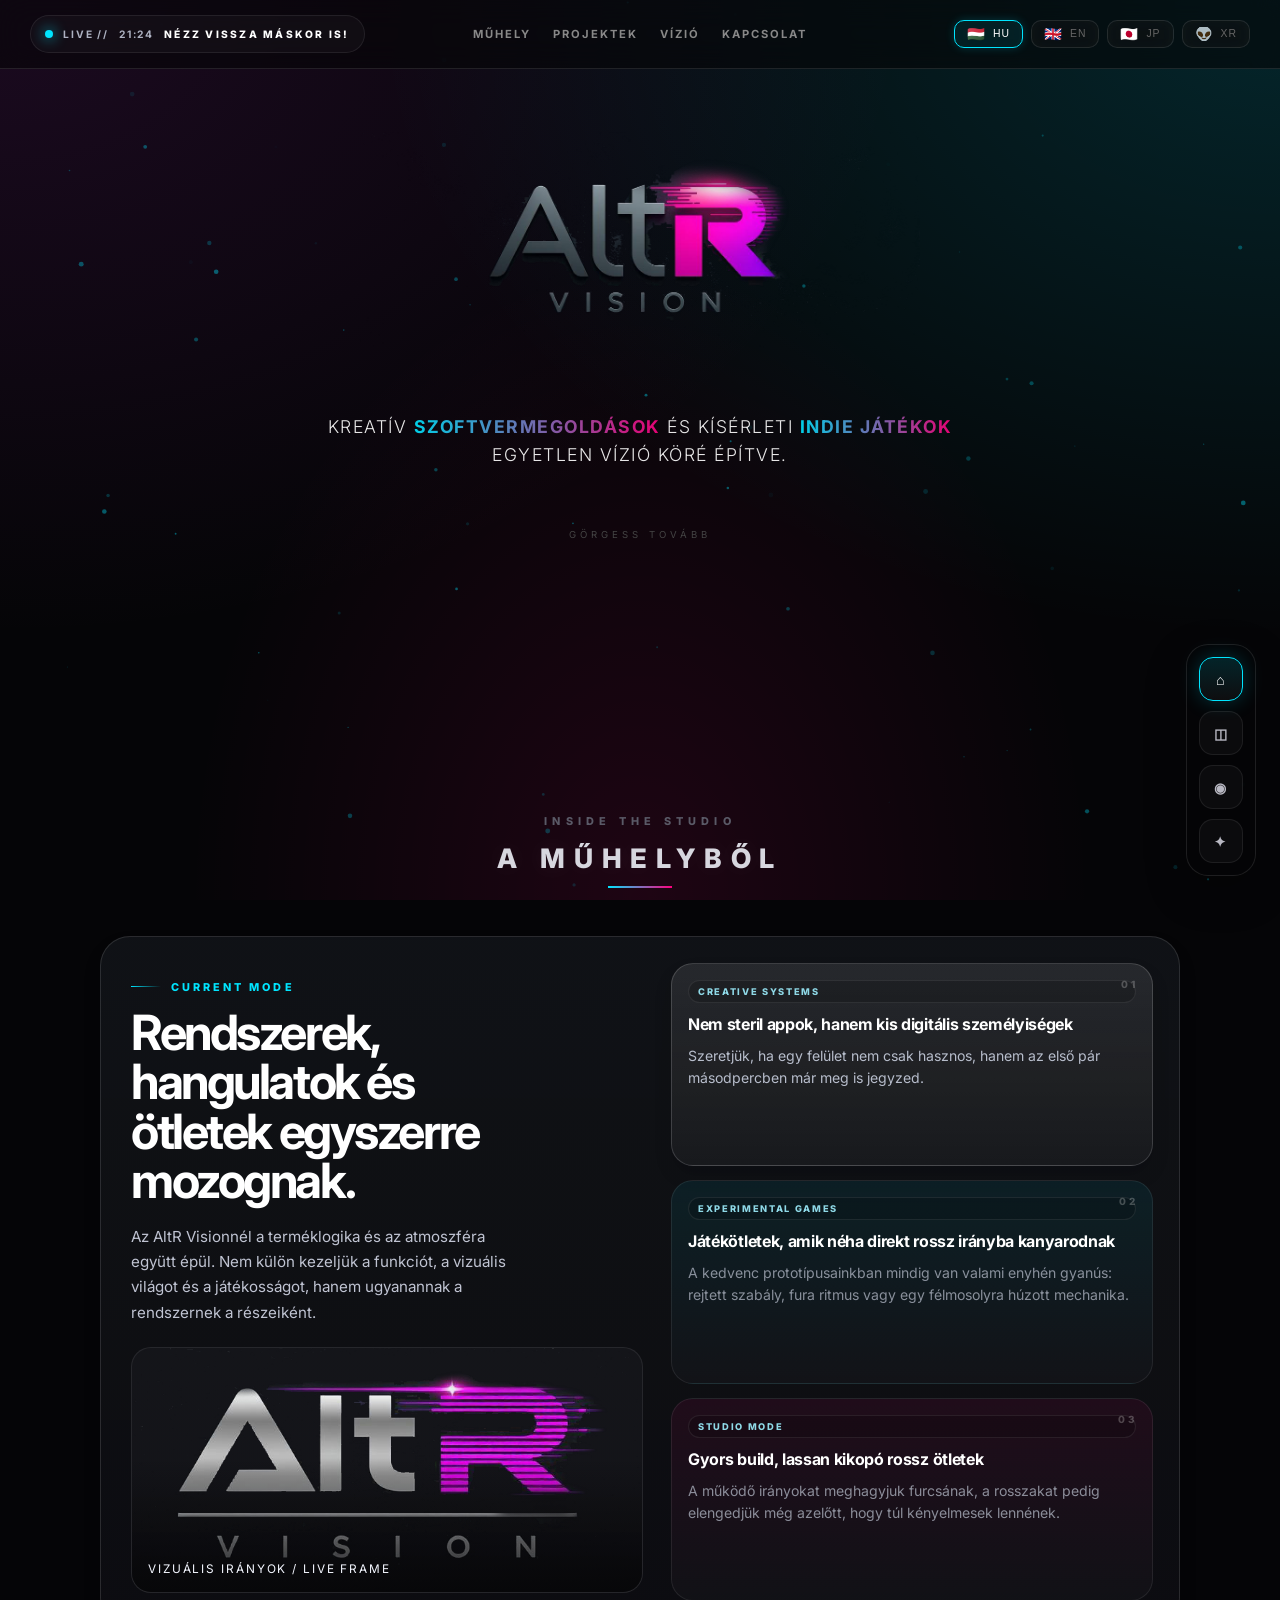
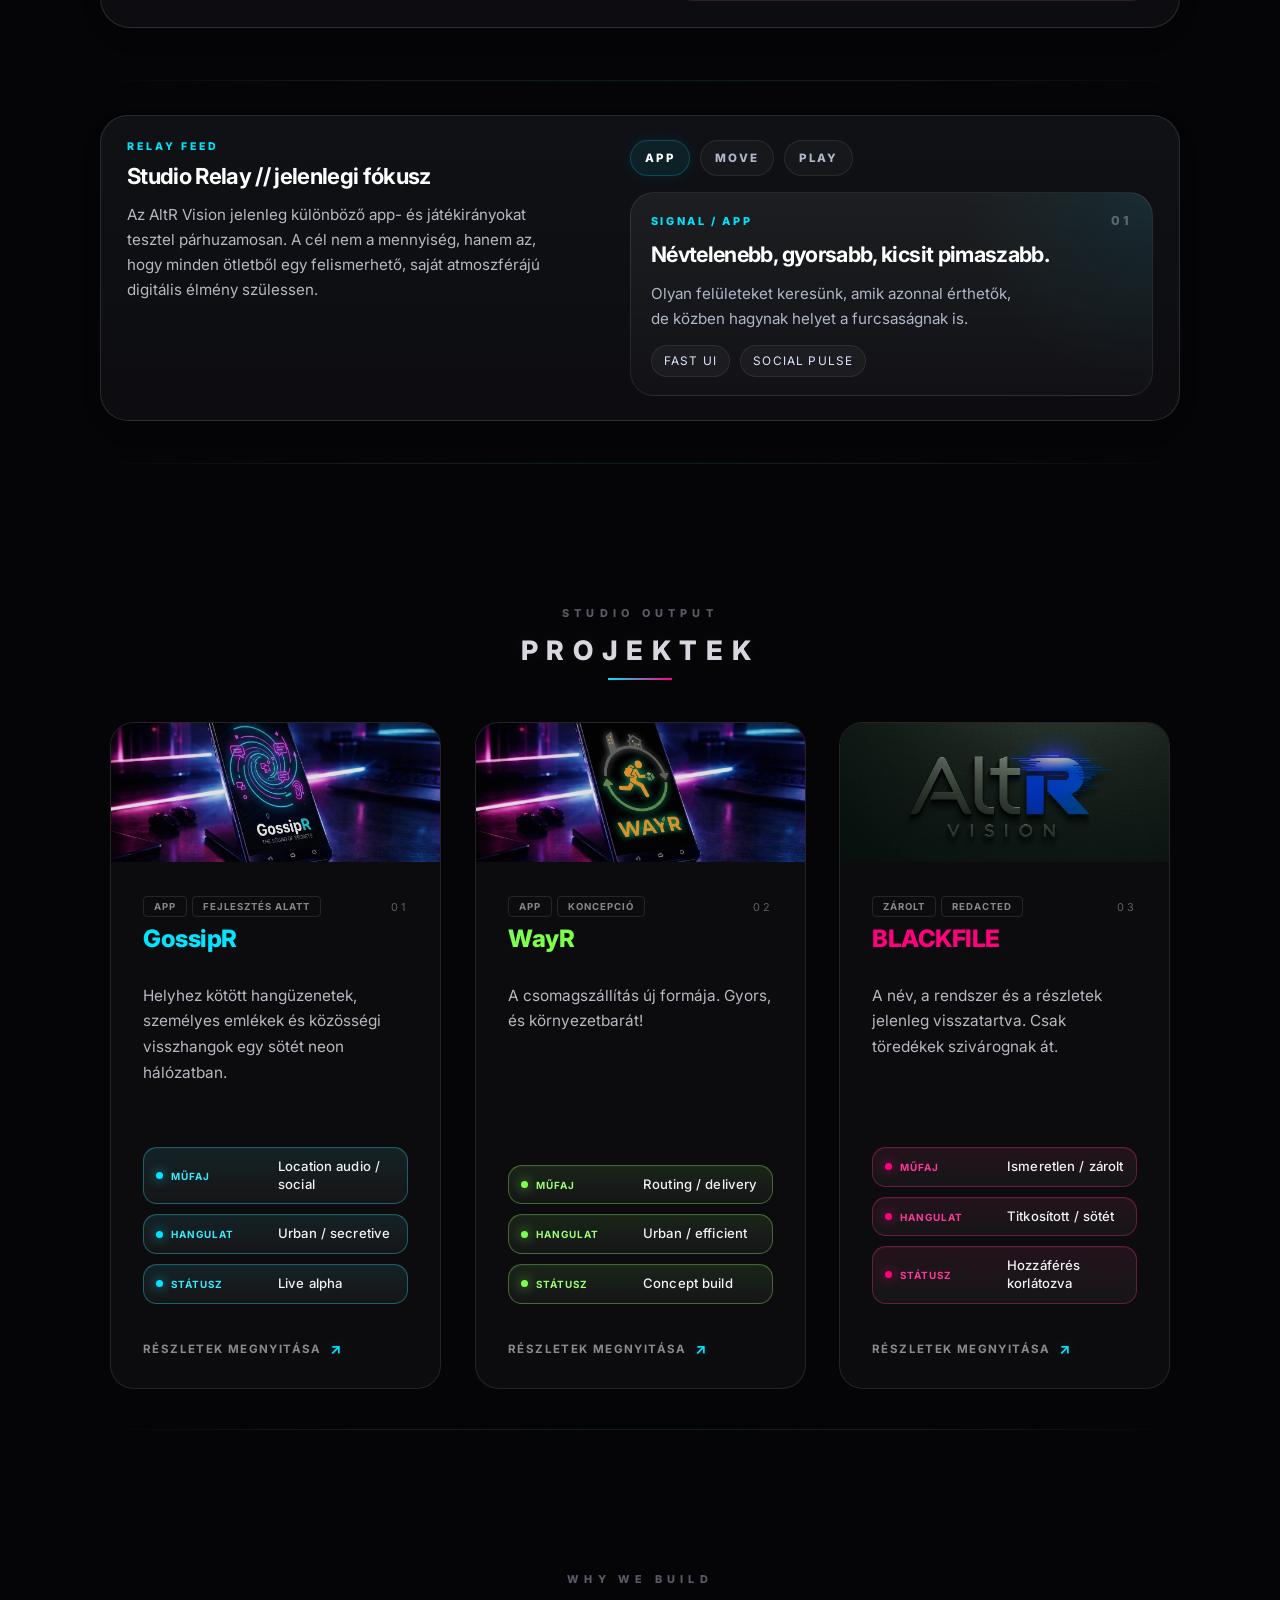
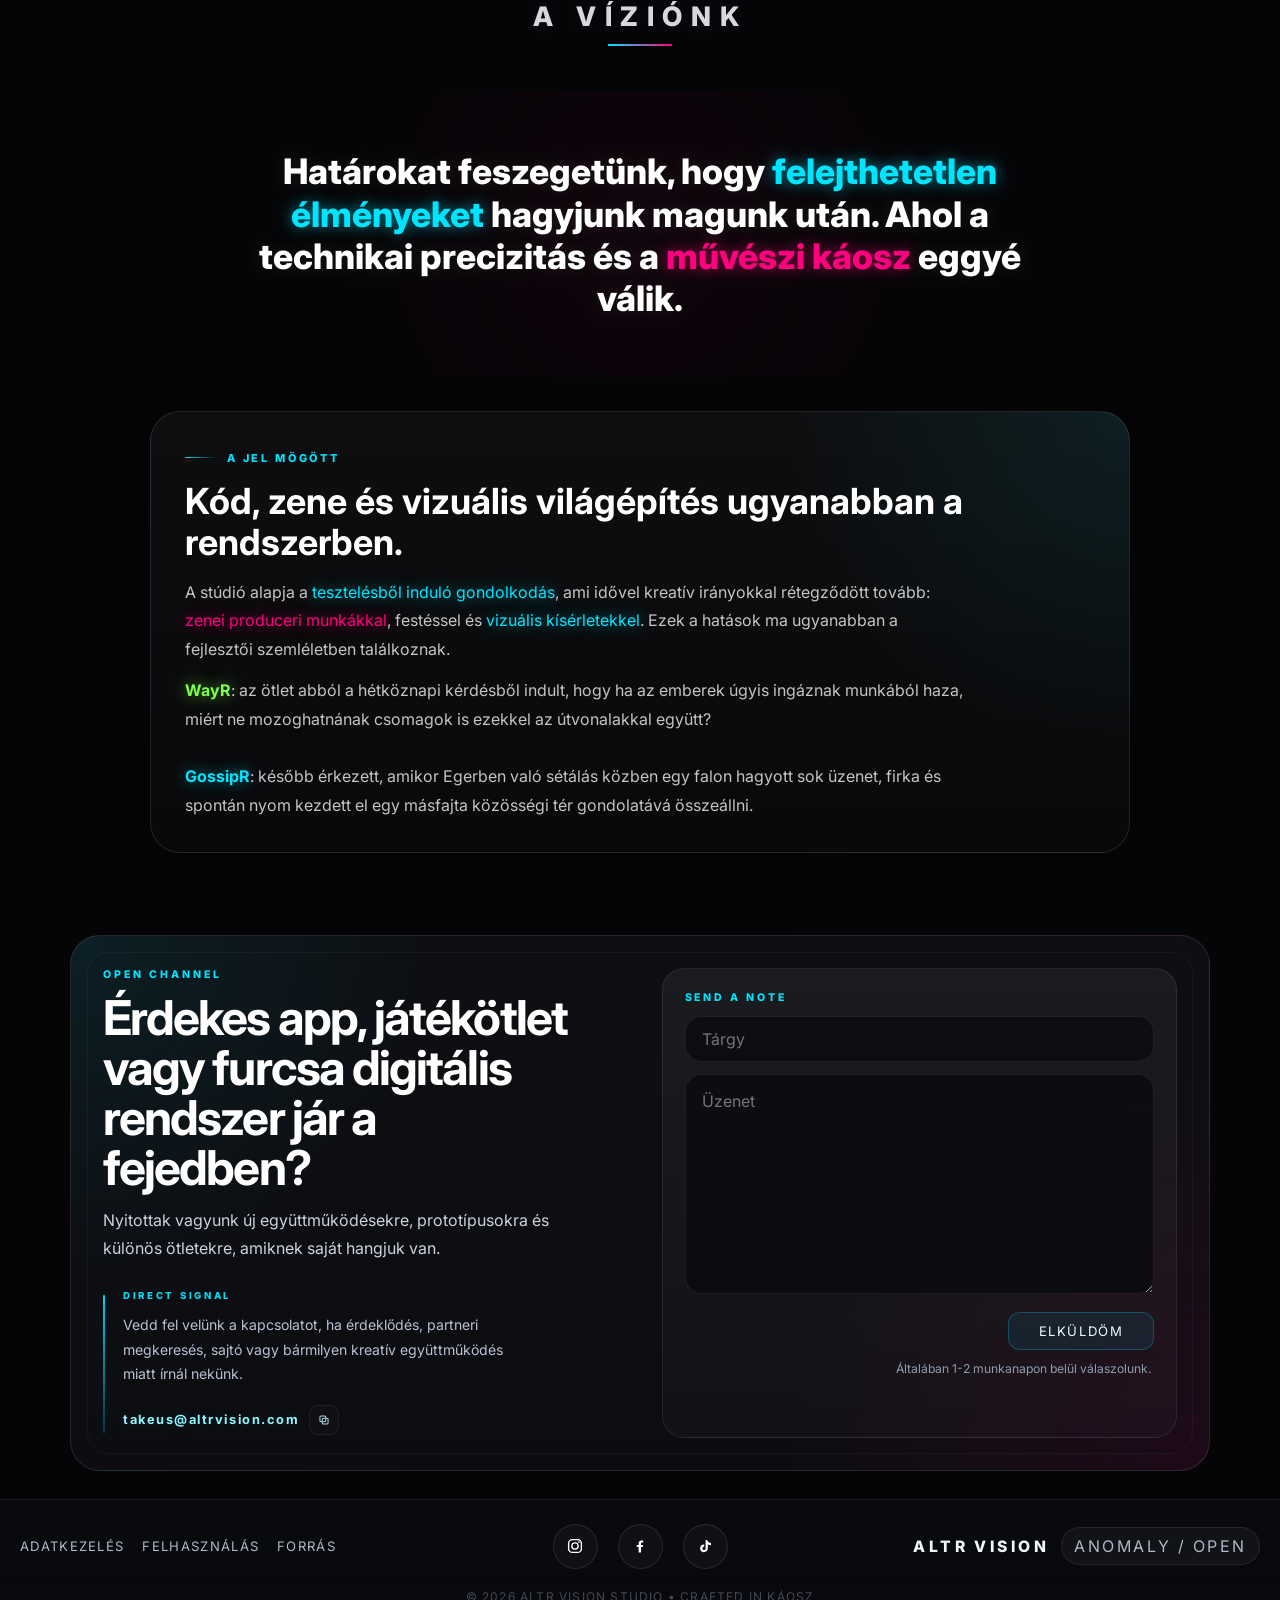
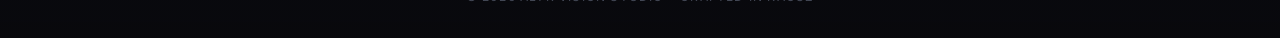
<file: public/index.html>
﻿<!DOCTYPE html>
<html lang="hu">
<head>
    <meta charset="UTF-8">
    <meta name="viewport" content="width=device-width, initial-scale=1.0, maximum-scale=1.0, user-scalable=no">
    <title>AltR Vision | Game & App Studio</title>
    <meta name="description" id="meta-description" content="AltR Vision is a game and app studio building experimental digital experiences, distinctive product worlds, and atmospheric interactive systems.">
    <meta property="og:title" id="meta-og-title" content="AltR Vision | Game & App Studio">
    <meta property="og:description" id="meta-og-description" content="Experimental apps, indie games, and digital worlds built with technical precision and artistic chaos.">
    <meta property="og:type" content="website">
    <meta property="og:image" content="https://altrvision.com/assets/altr1.png">
    <meta name="twitter:card" content="summary_large_image">
    <meta name="twitter:title" id="meta-twitter-title" content="AltR Vision | Game & App Studio">
    <meta name="twitter:description" id="meta-twitter-description" content="Experimental apps, indie games, and digital worlds built with technical precision and artistic chaos.">
    <meta name="twitter:image" content="https://altrvision.com/assets/altr1.png">
    <link rel="canonical" href="https://altrvision.com/">
    <meta name="robots" content="index, follow">
    <link rel="sitemap" type="application/xml" title="Sitemap" href="/sitemap.xml">
    <link rel="icon" type="image/jpeg" href="assets/favicon.jpg">
    <script type="application/ld+json">
    {
    "@context": "https://schema.org",
    "@type": "Organization",
    "name": "ALTR Vision",
    "url": "https://altrvision.com/",
    "logo": "https://altrvision.com/assets/altr1.png",
    "email": "takeus@altrvision.com",
    "description": "ALTR Vision is a game and app studio building experimental digital experiences, distinctive product worlds, and atmospheric interactive systems.",
    "sameAs": [
        "https://github.com/csakzsolti/altr-vision"
    ]
    }
    </script>

    <script type="application/ld+json">
    {
    "@context": "https://schema.org",
    "@type": "WebSite",
    "name": "ALTR Vision",
    "url": "https://altrvision.com/",
    "inLanguage": "hu",
    "publisher": {
        "@type": "Organization",
        "name": "ALTR Vision",
        "url": "https://altrvision.com/"
    }
    }
    </script>


    <link href="https://fonts.googleapis.com/css2?family=Inter:wght@300;400;700;800&display=swap" rel="stylesheet">
    <link rel="stylesheet" href="assets/styles/index.css">
    <link rel="stylesheet" href="assets/styles/index.sections.css">
    <link rel="stylesheet" href="assets/styles/index.responsive.css">
</head>
<body>

    <div id="home"></div>
    <div id="cursor"></div>
    <canvas id="particles"></canvas>

    <nav class="nav-bar">
        <div class="nav-status" id="nav-status">LIVE // <span id="nav-status-time">00:00</span> <strong id="nav-status-value">STUDIO MODE</strong></div>
        <button class="nav-toggle" id="nav-toggle" type="button" aria-label="Open navigation" aria-expanded="false" aria-controls="site-nav-links">
            <span></span>
            <span></span>
            <span></span>
        </button>
        
        <div class="nav-links" id="site-nav-links">
            <a href="#inside" id="nav-signal">Inside</a>
            <a href="#projects" id="nav-projects">Projektek</a>
            <a href="#vision" id="nav-vision">Vízió</a>
            <a href="#contact" id="nav-contact">Kapcsolat</a>
        </div>

        <div class="lang-switcher">
            <button class="lang-btn active" id="btn-hu" onclick="setLang('hu')"><span class="lang-flag">🇭🇺</span><span class="lang-code">HU</span></button>
            <button class="lang-btn" id="btn-en" onclick="setLang('en')"><span class="lang-flag">🇬🇧</span><span class="lang-code">EN</span></button>
            <button class="lang-btn" id="btn-ja" onclick="setLang('ja')"><span class="lang-flag">🇯🇵</span><span class="lang-code">JP</span></button>
            <button class="lang-btn" id="btn-xr" onclick="setLang('xr')"><span class="lang-flag">👽</span><span class="lang-code">XR</span></button>
        </div>
    </nav>

    <section class="hero">
        <div class="logo-container">
            <img src="assets/altr1.png" alt="AltR Vision Logo" class="main-logo" id="main-logo">
            <div class="logo-hover-hint">tap to distort</div>
            <div class="logo-mobile-pulse" aria-hidden="true"></div>
        </div>
        <p id="hero-text" class="i18n-fade"></p>
        <div class="scroll-indicator i18n-fade" id="scroll-indicator">Scroll to Explore</div>
        
        <div id="game-container">
            <iframe id="game-frame" src="game.html" scrolling="yes"></iframe>
        </div>
    </section>

    <div class="section-title" id="inside">A műhelyből</div>
    <section class="signal-section signal-section-next">
        <div class="signal-shell">
            <div class="signal-intro">
                <div class="signal-kicker" id="inside-kicker">CURRENT MODE</div>
                <h3 class="signal-main-title" id="inside-title">Rendszerek, hangulatok és ötletek egyszerre mozognak.</h3>
                <p class="signal-main-copy" id="inside-copy">Az AltR Visionnél a terméklogika és az atmoszféra együtt épül. Nem külön kezeljük a funkciót, a vizuális világot és a játékosságot, hanem ugyanannak a rendszernek a részeiként.</p>
                <div class="signal-visuals">
                    <figure class="signal-shot signal-shot-large">
                        <img src="assets/altr2.png" alt="AltR Vision visual frame" class="signal-shot-image">
                        <figcaption class="signal-shot-caption" id="inside-shot-1">Vizuális irányok / live frame</figcaption>
                    </figure>
                </div>
            </div>
            <div class="signal-grid">
                <article class="signal-card" data-index="01" tabindex="0" role="button" aria-expanded="true">
                    <span class="signal-label" id="signal-label-1">Creative Systems</span>
                    <h3 id="signal-title-1">Nem steril appok, hanem kis digitális személyiségek</h3>
                    <p id="signal-desc-1">Szeretjük, ha egy felület nem csak hasznos, hanem az első pár másodpercben már meg is jegyzed.</p>
                </article>
                <article class="signal-card" data-index="02" tabindex="0" role="button" aria-expanded="false">
                    <span class="signal-label" id="signal-label-2">Experimental Games</span>
                    <h3 id="signal-title-2">Játékötletek, amik néha direkt rossz irányba kanyarodnak</h3>
                    <p id="signal-desc-2">A kedvenc prototípusainkban mindig van valami enyhén gyanús: rejtett szabály, fura ritmus vagy egy félmosolyra húzott mechanika.</p>
                </article>
                <article class="signal-card" data-index="03" tabindex="0" role="button" aria-expanded="false">
                    <span class="signal-label" id="signal-label-3">Studio Mode</span>
                    <h3 id="signal-title-3">Gyors build, lassan kikopó rossz ötletek</h3>
                    <p id="signal-desc-3">A működő irányokat meghagyjuk furcsának, a rosszakat pedig elengedjük még azelőtt, hogy túl kényelmesek lennének.</p>
                </article>
            </div>
        </div>
    </section>
    <div class="section-divider" aria-hidden="true"></div>

    <section class="signal-section" id="signal" hidden>
        <div class="signal-grid">
            <article class="signal-card">
                <span class="signal-label" id="signal-label-1">Creative Systems</span>
                <h3 id="signal-title-1">Appok, amiknek saját ritmusa van</h3>
                <p id="signal-desc-1">Nem csak funkciót építünk, hanem világot is köré. Letisztult használhatóság, karakteres vizuális nyelvvel.</p>
            </article>
            <article class="signal-card">
                <span class="signal-label" id="signal-label-2">Experimental Games</span>
                <h3 id="signal-title-2">Kísérleti játékok kiszámított káosszal</h3>
                <p id="signal-desc-2">Prototípusok, rendszerek és hangulatok találkoznak olyan játékötletekben, amik inkább emlékezetesek, mint biztonsági játékosak.</p>
            </article>
            <article class="signal-card">
                <span class="signal-label" id="signal-label-3">Studio Mode</span>
                <h3 id="signal-title-3">Gyors iteráció, erős identitás</h3>
                <p id="signal-desc-3">Szeretünk gyorsan kísérletezni, de közben végig őrizzük a projekt saját hangját és rendszerlogikáját.</p>
            </article>
        </div>
    </section>

    <section class="lab-section">
        <div class="lab-shell">
            <div class="lab-copy">
                <h3 id="lab-title">Studio Signal // jelenlegi fókusz</h3>
                <p id="lab-copy">Az AltR Vision jelenleg különböző app- és játékirányokat tesztel párhuzamosan. A cél nem a mennyiség, hanem az, hogy minden ötletből egy felismerhető, saját atmoszférájú digitális élmény szülessen.</p>
            </div>
            <div class="lab-console">
                <div class="lab-console-tabs" aria-label="Studio modes">
                    <button type="button" class="lab-console-tab is-active" data-console-index="0" id="lab-console-tab-1">APP</button>
                    <button type="button" class="lab-console-tab" data-console-index="1" id="lab-console-tab-2">MOVE</button>
                    <button type="button" class="lab-console-tab" data-console-index="2" id="lab-console-tab-3">PLAY</button>
                </div>
                <article class="lab-console-panel" id="lab-console-panel">
                    <div class="lab-console-panel-top">
                        <span class="lab-console-kicker" id="lab-console-kicker">SIGNAL / APP</span>
                        <span class="lab-console-index" id="lab-console-index">01</span>
                    </div>
                    <h4 class="lab-console-title" id="lab-console-title">Névtelenebb, gyorsabb, kicsit pimaszabb.</h4>
                    <p class="lab-console-desc" id="lab-console-desc">Olyan felületeket keresünk, amik azonnal érthetők, de közben hagynak helyet a furcsaságnak is.</p>
                    <div class="lab-console-meta">
                        <span class="lab-console-chip" id="lab-console-meta-1">fast UI</span>
                        <span class="lab-console-chip" id="lab-console-meta-2">social pulse</span>
                    </div>
                </article>
            </div>
        </div>
    </section>
    <div class="section-divider" aria-hidden="true"></div>

    <div class="section-title" id="projects">PROJEKTEK</div>
    
    <main class="content-grid">
        <article class="card" data-href="gossipr.html" tabindex="0" role="link" aria-label="Open GossipR details">
            <div class="card-image-area"><img src="assets/gossiprbrand.png" alt="GossipR brand visual"></div>
            <div class="card-content"></div>
        </article>

        <article class="card" data-href="wayr.html" tabindex="0" role="link" aria-label="Open WayR details">
            <div class="card-image-area"><img src="assets/wayrbrand.png" alt="WayR"></div>
            <div class="card-content"></div>
        </article>

        <article class="card" data-href="projectx.html" tabindex="0" role="link" aria-label="Open BLACKFILE details">
            <div class="card-image-area"><img src="assets/altr1.jpg" alt="Project X" style="filter: hue-rotate(280deg) brightness(0.8);"></div>
            <div class="card-content"></div>
        </article>
    </main>
    <div class="section-divider" aria-hidden="true"></div>

    <div class="section-title" id="vision">A víziónk</div>
    <section class="info-section">
         <div id="mission-text">Határokat feszegetünk, hogy <span class='highlight-blue'>felejthetetlen élményeket</span> hagyjunk magunk után. Ahol a technikai precizitás és a <span class='highlight-pink'>művészi káosz</span> eggyé válik.</div>
    </section>

    <section class="about-section">
        <div class="about-kicker" id="about-kicker">Behind the signal</div>
        <h2 class="about-title" id="about-title">Kód, zene és vizuális világépítés ugyanabban a rendszerben.</h2>
        <div class="about-copy">
            <p id="about-copy-1">A stúdió alapja a tesztelésből induló gondolkodás, ami idővel kreatív irányokkal rétegződött tovább: zenei produceri munkákkal, festéssel és vizuális kísérletekkel. Ezek a hatások ma ugyanabban a fejlesztői szemléletben találkoznak.</p>
            <p id="about-copy-2">A WayR ötlete abból a hétköznapi kérdésből indult, hogy ha az emberek úgyis ingáznak munkából haza, miért ne mozoghatnának csomagok is ezekkel az útvonalakkal együtt? A GossipR később érkezett, amikor Egerben való sétálás közben egy falon hagyott sok üzenet, firka és spontán nyom kezdett el egy másfajta közösségi tér gondolatává összeállni.</p>
        </div>
    </section>

    <section class="contact-section" id="contact">
        <div class="contact-shell">
            <div class="contact-copy">
                <div class="contact-kicker" id="contact-kicker">OPEN CHANNEL</div>
                <h3 class="contact-title" id="contact-title">Érdekes app, játékötlet vagy furcsa digitális rendszer jár a fejedben?</h3>
                <p class="contact-text" id="contact-text">Nyitottak vagyunk új együttműködésekre, prototípusokra és különös ötletekre, amiknek saját hangjuk van.</p>
                <div class="contact-direct">
                    <div class="contact-direct-kicker" id="contact-direct-kicker">DIRECT SIGNAL</div>
                    <p class="contact-direct-copy" id="contact-route-general-copy">Weboldali contact form, érdeklődés, partneri megkeresés, sajtó és általános ALTR Vision ügyek.</p>
                    <div class="contact-direct-row">
                        <a class="contact-direct-mail" id="note-address" href="mailto:takeus@altrvision.com?subject=AltR%20Vision%20inquiry">takeus@altrvision.com</a>
                        <div class="contact-copy-wrap">
                            <button type="button" class="contact-copy-btn" id="note-copy-btn" aria-label="Email cím másolása" title="Email cím másolása">
                                <svg viewBox="0 0 24 24" aria-hidden="true">
                                    <rect x="9" y="9" width="10" height="10" rx="2"></rect>
                                    <rect x="5" y="5" width="10" height="10" rx="2"></rect>
                                </svg>
                            </button>
                            <div class="contact-copy-toast" id="note-copy-toast" aria-live="polite"></div>
                        </div>
                    </div>
                </div>
            </div>
            <aside class="note-board">
                <div class="note-board-kicker" id="note-kicker">SEND A NOTE</div>
                <form class="note-form" id="note-form">
                    <input id="note-subject" class="note-input note-input-line" maxlength="80" placeholder="Tárgy" />
                    <textarea id="note-input" class="note-input" maxlength="320" placeholder="Írj egy rövid üzenetet..."></textarea>
                    <div class="note-form-row">
                        <span class="note-status" id="note-status"></span>
                        <button type="submit" class="note-submit" id="note-submit">Email megnyitása</button>
                    </div>
                </form>
                <p class="note-response" id="note-response">Általában 1-2 munkanapon belül válaszolunk.</p>
            </aside>
        </div>
    </section>

    <footer class="footer-strip">
        <div class="footer-policy-links">
            <a href="privacy.html" id="footer-policy-1">Privacy Policy</a>
            <a href="terms.html" id="footer-policy-2">Terms of Use</a>
            <a href="https://github.com/csakzsolti/altr-vision" target="_blank" rel="noopener noreferrer" id="footer-policy-3">Source</a>
        </div>
        <div class="social-links footer-social-links">
            <a href="#" class="social-icon" aria-label="Instagram" title="Instagram">
                <svg viewBox="0 0 24 24" aria-hidden="true">
                    <rect x="3.5" y="3.5" width="17" height="17" rx="5"></rect>
                    <circle cx="12" cy="12" r="4.2"></circle>
                    <circle cx="17.3" cy="6.7" r="1.2" class="social-fill"></circle>
                </svg>
            </a>
            <a href="#" class="social-icon" aria-label="Facebook" title="Facebook">
                <svg viewBox="0 0 24 24" aria-hidden="true">
                    <path d="M13.4 20.5v-7.1h2.4l.4-2.8h-2.8V8.8c0-.8.2-1.4 1.4-1.4h1.5V4.9c-.3 0-1.2-.1-2.3-.1-2.3 0-3.8 1.4-3.8 4v1.8H7.8v2.8h2.4v7.1z"></path>
                </svg>
            </a>
            <a href="#" class="social-icon" aria-label="TikTok" title="TikTok">
                <svg viewBox="0 0 24 24" aria-hidden="true">
                    <path d="M14.8 4c.5 1.5 1.4 2.6 2.8 3.3.8.4 1.6.6 2.4.6v3a8 8 0 0 1-2.2-.3 8 8 0 0 1-2-.9v5.4c0 2.9-2.2 5.2-5.2 5.2-2.8 0-5.1-2.3-5.1-5.1 0-3 2.4-5.3 5.4-5.1v3c-1.3-.2-2.4.8-2.4 2.1 0 1.2.9 2.1 2.1 2.1 1.3 0 2.2-1 2.2-2.4V4z"></path>
                </svg>
            </a>
        </div>
            <div class="footer-tail">
                <div class="footer-brand">ALTR VISION</div>
                <button type="button" class="footer-stamp" id="footer-anomaly">ANOMALY / OPEN</button>
            </div>
        <p class="footer-copyright">© 2026 ALTR VISION STUDIO • CRAFTED IN KÁOSZ</p>
    </footer>

    <nav class="floating-dock" aria-label="Section navigation">
        <a href="#home" class="dock-link" title="Home">⌂</a>
        <a href="#projects" class="dock-link" title="Projects">◫</a>
        <a href="#vision" class="dock-link" title="Vision">◉</a>
        <a href="#contact" class="dock-link" title="Contact">✦</a>
    </nav>

    <script src="assets/scripts/index.config.js"></script>
    <script src="assets/scripts/index.js"></script>
</body>
</html>
</file>
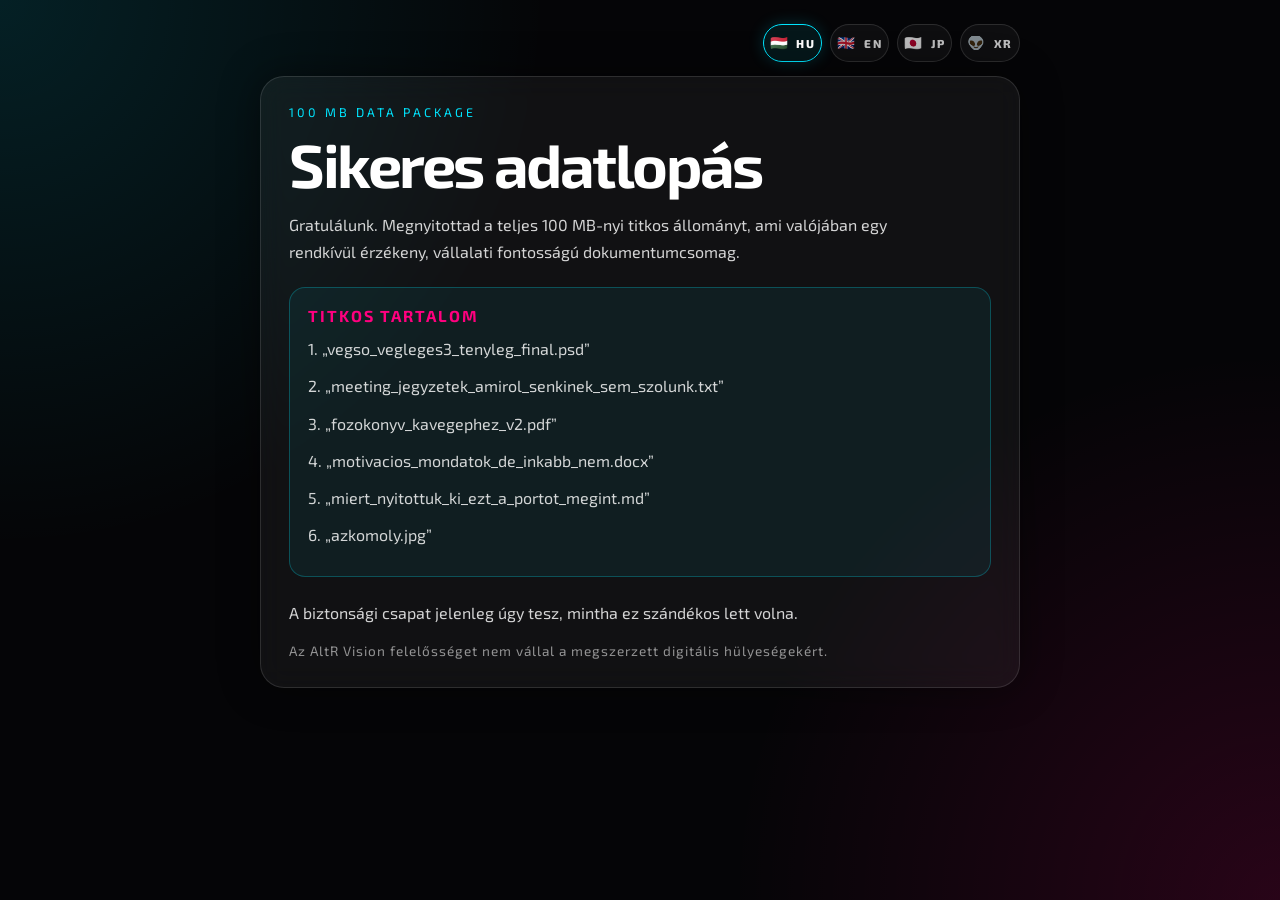
<file: public/100mbadat.html>
﻿<!DOCTYPE html>
<html lang="hu">
<head>
    <meta charset="UTF-8">
    <meta name="viewport" content="width=device-width, initial-scale=1.0">
    <meta name="robots" content="noindex, follow">
    <title>100 MB Adat</title>
    <link href="https://fonts.googleapis.com/css2?family=Exo+2:wght@500;700;800&display=swap" rel="stylesheet">
    <style>
        :root {
            --bg: #050507;
            --cyan: #00e5ff;
            --pink: #ff007f;
            --glass: rgba(255,255,255,0.05);
            --border: rgba(255,255,255,0.12);
        }

        * { box-sizing: border-box; }

        body {
            margin: 0;
            min-height: 100vh;
            padding: 24px;
            background:
                radial-gradient(circle at top left, rgba(0,229,255,0.12), transparent 35%),
                radial-gradient(circle at bottom right, rgba(255,0,127,0.14), transparent 35%),
                var(--bg);
            color: white;
            font-family: 'Exo 2', sans-serif;
            overflow-y: auto;
        }

        .lang-switcher {
            width: min(760px, 100%);
            margin: 0 auto 14px;
            display: flex;
            justify-content: flex-end;
            gap: 8px;
        }

        .lang-btn {
            min-width: 44px;
            height: 38px;
            border-radius: 999px;
            border: 1px solid var(--border);
            background: rgba(255,255,255,0.04);
            color: rgba(255,255,255,0.72);
            font: inherit;
            font-size: 0.72rem;
            font-weight: 800;
            letter-spacing: 0.14em;
            text-transform: uppercase;
            display: inline-flex;
            align-items: center;
            justify-content: center;
            gap: 7px;
            transition: border-color 0.25s ease, color 0.25s ease, box-shadow 0.25s ease, background 0.25s ease;
        }

        .lang-flag { font-size: 0.9rem; line-height: 1; display: inline-flex; border-radius: 4px; overflow: hidden; }

        .lang-btn.active {
            color: white;
            border-color: var(--cyan);
            background: rgba(0,229,255,0.08);
            box-shadow: 0 0 16px rgba(0,229,255,0.18);
        }

        .panel {
            width: min(760px, 100%);
            margin: 0 auto;
            padding: 28px;
            border: 1px solid var(--border);
            border-radius: 24px;
            background: var(--glass);
            backdrop-filter: blur(14px);
            box-shadow: 0 0 40px rgba(0,0,0,0.45);
        }

        .label {
            color: var(--cyan);
            font-size: 0.78rem;
            letter-spacing: 3px;
            text-transform: uppercase;
        }

        h1 {
            margin: 14px 0 10px;
            font-size: clamp(2rem, 5vw, 3.8rem);
            line-height: 1;
            letter-spacing: -0.04em;
        }

        p {
            color: rgba(255,255,255,0.82);
            line-height: 1.7;
            font-size: 1rem;
            max-width: 60ch;
            overflow-wrap: anywhere;
        }

        .fake-file {
            margin: 22px 0;
            padding: 18px;
            border-radius: 16px;
            border: 1px solid rgba(0,229,255,0.25);
            background: rgba(0,229,255,0.06);
            overflow-wrap: anywhere;
        }

        .fake-file strong {
            display: block;
            color: var(--pink);
            letter-spacing: 2px;
            text-transform: uppercase;
            margin-bottom: 8px;
        }

        .fake-file p {
            margin: 10px 0;
        }

        .tiny {
            color: rgba(255,255,255,0.55);
            font-size: 0.85rem;
            letter-spacing: 1px;
        }

        @media (max-width: 768px) {
            body {
                padding: 14px;
            }

            .lang-switcher {
                width: 100%;
                margin-bottom: 10px;
            }

            .panel {
                width: 100%;
                padding: 20px 16px;
                border-radius: 18px;
            }

            .label {
                font-size: 0.68rem;
                letter-spacing: 2px;
            }

            h1 {
                margin: 12px 0 10px;
                font-size: clamp(1.55rem, 9vw, 2.4rem);
                line-height: 1.08;
            }

            p {
                font-size: 0.92rem;
                line-height: 1.6;
            }

            .fake-file {
                margin: 18px 0;
                padding: 14px;
                border-radius: 14px;
            }

            .fake-file strong {
                font-size: 0.78rem;
                letter-spacing: 1.4px;
            }

            .tiny {
                font-size: 0.78rem;
                line-height: 1.5;
            }
        }
    </style>
</head>
<body>
    <div class="lang-switcher">
        <button class="lang-btn" id="btn-hu" type="button"><span class="lang-flag">🇭🇺</span><span>HU</span></button>
        <button class="lang-btn" id="btn-en" type="button"><span class="lang-flag">🇬🇧</span><span>EN</span></button>
        <button class="lang-btn" id="btn-ja" type="button"><span class="lang-flag">🇯🇵</span><span>JP</span></button>
        <button class="lang-btn" id="btn-xr" type="button"><span class="lang-flag">👽</span><span>XR</span></button>
    </div>
    <main class="panel">
        <div class="label" id="label">100 MB DATA PACKAGE</div>
        <h1 id="title">Sikeres adatlopás</h1>
        <p id="intro">Gratulálunk. Megnyitottad a teljes 100 MB-nyi titkos állományt, ami valójában egy rendkívül érzékeny, vállalati fontosságú dokumentumcsomag.</p>

        <section class="fake-file">
            <strong id="contents-title">Titkos tartalom</strong>
            <p id="file-1">1. „vegso_vegleges3_tenyleg_final.psd”</p>
            <p id="file-2">2. „meeting_jegyzetek_amirol_senkinek_sem_szolunk.txt”</p>
            <p id="file-3">3. „fozokonyv_kavegephez_v2.pdf”</p>
            <p id="file-4">4. „motivacios_mondatok_de_inkabb_nem.docx”</p>
            <p id="file-5">5. „miert_nyitottuk_ki_ezt_a_portot_megint.md”</p>
            <p id="file-6">6. „azkomoly.jpg”</p>
        </section>

        <p id="outro">A biztonsági csapat jelenleg úgy tesz, mintha ez szándékos lett volna.</p>
        <div class="tiny" id="tiny">Az AltR Vision felelősséget nem vállal a megszerzett digitális hülyeségekért.</div>
    </main>
    <script>
        const translations = {
            hu: {
                label: '100 MB DATA PACKAGE',
                title: 'Sikeres adatlopás',
                intro: 'Gratulálunk. Megnyitottad a teljes 100 MB-nyi titkos állományt, ami valójában egy rendkívül érzékeny, vállalati fontosságú dokumentumcsomag.',
                'contents-title': 'Titkos tartalom',
                'file-1': '1. „vegso_vegleges3_tenyleg_final.psd”',
                'file-2': '2. „meeting_jegyzetek_amirol_senkinek_sem_szolunk.txt”',
                'file-3': '3. „fozokonyv_kavegephez_v2.pdf”',
                'file-4': '4. „motivacios_mondatok_de_inkabb_nem.docx”',
                'file-5': '5. „miert_nyitottuk_ki_ezt_a_portot_megint.md”',
                'file-6': '6. „azkomoly.jpg”',
                outro: 'A biztonsági csapat jelenleg úgy tesz, mintha ez szándékos lett volna.',
                tiny: 'Az AltR Vision felelősséget nem vállal a megszerzett digitális hülyeségekért.'
            },
            en: {
                label: '100 MB DATA PACKAGE',
                title: 'Successful Data Theft',
                intro: 'Congratulations. You have opened the full 100 MB classified package, which turns out to be an extremely sensitive collection of deeply important corporate documents.',
                'contents-title': 'Classified Contents',
                'file-1': '1. “final_final3_for_real.psd”',
                'file-2': '2. “meeting_notes_we_do_not_discuss.txt”',
                'file-3': '3. “coffee_machine_manual_v2.pdf”',
                'file-4': '4. “motivational_quotes_but_probably_not.docx”',
                'file-5': '5. “why_did_we_leave_that_port_open_again.md”',
                'file-6': '6. “well_thats_something.jpg”',
                outro: 'The security team is currently pretending this was all part of the plan.',
                tiny: 'AltR Vision accepts no responsibility for the digital nonsense you may have acquired.'
            },
            ja: {
                label: '100 MB DATA PACKAGE',
                title: 'データ奪取成功',
                intro: 'おめでとうございます。100MB分の機密パッケージを開封しました。中身は、非常に重要そうで実はかなり妙な社内文書の束です。',
                'contents-title': '機密内容',
                'file-1': '1. “final_final3_for_real.psd”',
                'file-2': '2. “notes_we_never_talk_about.txt”',
                'file-3': '3. “coffee_machine_manual_v2.pdf”',
                'file-4': '4. “motivational_quotes_maybe_not.docx”',
                'file-5': '5. “why_did_we_open_that_port_again.md”',
                'file-6': '6. “well_thats_something.jpg”',
                outro: 'セキュリティチームは現在、これも計画通りだったことにしようとしています。',
                tiny: 'AltR Visionは、手に入れたデジタルなくだらなさについて責任を負いません。'
            }
        };

        const alienGlyphMap = {
            a: "∆", A: "∆", b: "β", B: "β", c: "Ↄ", C: "Ↄ", d: "◧", D: "◧", e: "Ξ", E: "Ξ",
            f: "Ϝ", F: "Ϝ", g: "Ǥ", G: "Ǥ", h: "Ħ", H: "Ħ", i: "ı", I: "ı", j: "ʝ", J: "ʝ",
            k: "Ҡ", K: "Ҡ", l: "⟂", L: "⟂", m: "Ɱ", M: "Ɱ", n: "Ŋ", N: "Ŋ", o: "⊘", O: "⊘",
            p: "Ҏ", P: "Ҏ", q: "Ҩ", Q: "Ҩ", r: "Ɽ", R: "Ɽ", s: "Ϟ", S: "Ϟ", t: "Ŧ", T: "Ŧ",
            u: "⋃", U: "⋃", v: "⋎", V: "⋎", w: "Ψ", W: "Ψ", x: "Ӿ", X: "Ӿ", y: "Ұ", Y: "Ұ", z: "Ȥ", Z: "Ȥ",
            0: "◌", 1: "⟊", 2: "ᒿ", 3: "Ӡ", 4: "ϟ", 5: "Ϭ", 6: "Ⳓ", 7: "⌁", 8: "∞", 9: "ϴ"
        };
        function alienizeString(value) {
            return value.split(/(<[^>]+>)/g).map((chunk) => {
                if (chunk.startsWith("<") && chunk.endsWith(">")) return chunk;
                return chunk.replace(/[A-Za-z0-9]/g, (char) => alienGlyphMap[char] || char);
            }).join("");
        }
        function alienizeDeep(value) {
            if (Array.isArray(value)) return value.map(alienizeDeep);
            if (value && typeof value === "object") return Object.fromEntries(Object.entries(value).map(([key, item]) => [key, alienizeDeep(item)]));
            if (typeof value === "string") return alienizeString(value);
            return value;
        }
        translations.xr = alienizeDeep(translations.en);

        function setLang(lang) {
            document.documentElement.lang = lang;
            localStorage.setItem('selectedLang', lang);
            document.getElementById('btn-hu').classList.toggle('active', lang === 'hu');
            document.getElementById('btn-en').classList.toggle('active', lang === 'en');
            document.getElementById('btn-ja').classList.toggle('active', lang === 'ja');
            document.getElementById('btn-xr').classList.toggle('active', lang === 'xr');
            Object.entries(translations[lang]).forEach(([id, text]) => {
                const el = document.getElementById(id);
                if (el) el.textContent = text;
            });
        }

        const savedLang = localStorage.getItem('selectedLang');
        const lang = ['hu', 'en', 'ja', 'xr'].includes(savedLang) ? savedLang : 'hu';
        document.getElementById('btn-hu').addEventListener('click', () => setLang('hu'));
        document.getElementById('btn-en').addEventListener('click', () => setLang('en'));
        document.getElementById('btn-ja').addEventListener('click', () => setLang('ja'));
        document.getElementById('btn-xr').addEventListener('click', () => setLang('xr'));
        setLang(lang);
    </script>
</body>
</html>
</file>
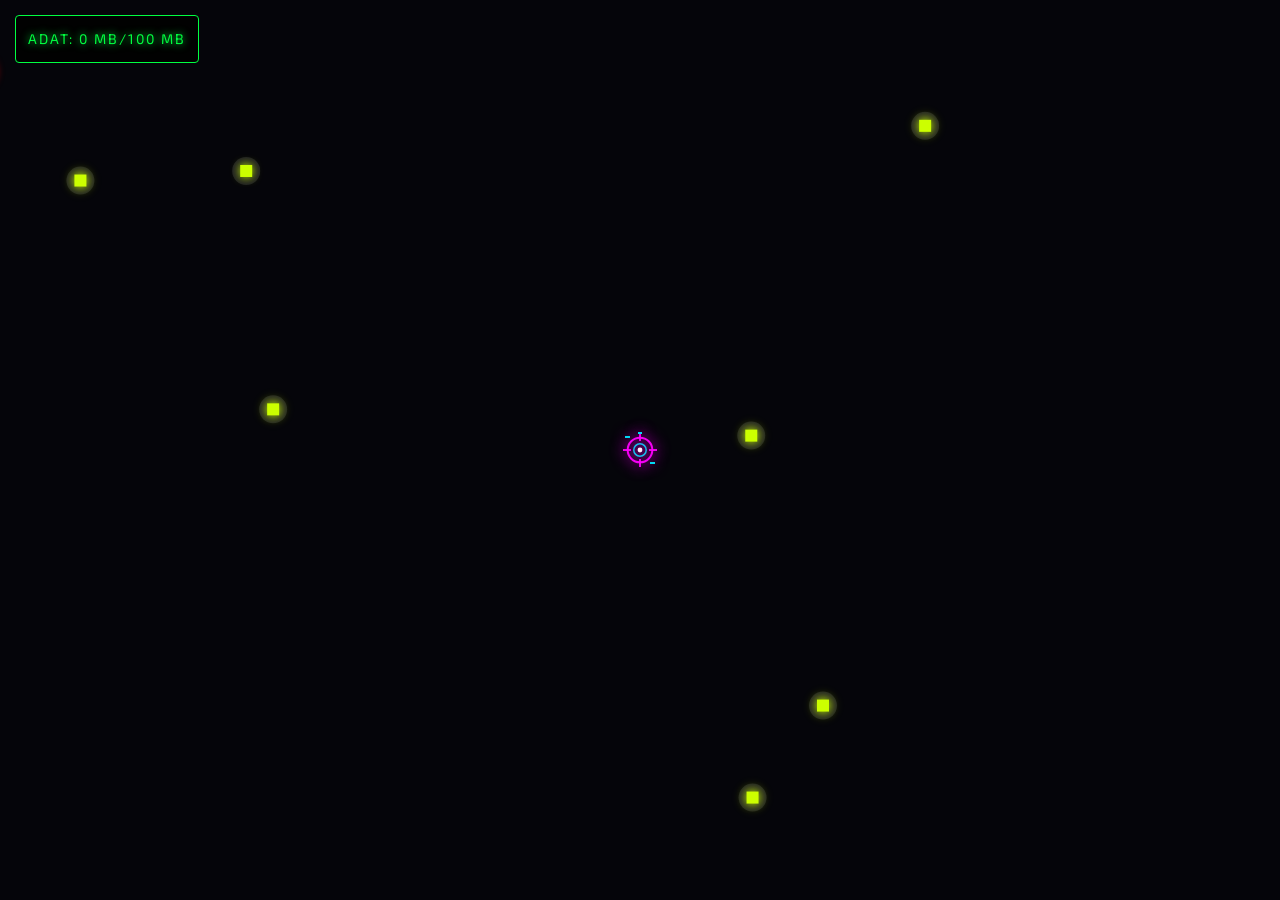
<file: public/game.html>
<!DOCTYPE html>
<html lang="hu">
<head>
    <meta charset="UTF-8">
    <meta name="viewport" content="width=device-width, initial-scale=1.0, maximum-scale=1.0, user-scalable=no">
    <meta name="robots" content="noindex, follow">
    <link href="https://fonts.googleapis.com/css2?family=Exo+2:wght@500;700;800&display=swap" rel="stylesheet">
    <style>
        body { margin: 0; overflow: hidden; background: #050507; font-family: 'Exo 2', sans-serif; cursor: none; }
        canvas { width: 100vw; height: 100vh; display: block; }
        
        #msg {
            position: absolute; top: 15px; left: 15px;
            color: #00ff41; font-size: 14px; letter-spacing: 2px;
            text-transform: uppercase; text-shadow: 0 0 8px #00ff41;
            background: rgba(0,0,0,0.85); padding: 12px; border: 1px solid #00ff41; border-radius: 4px;
            z-index: 10; pointer-events: none; line-height: 1.6;
        }

        #buffs {
            position: absolute; top: 15px; right: 15px;
            display: flex; flex-direction: column; gap: 10px;
            z-index: 10; pointer-events: none; text-align: right;
        }

        .buff {
            font-size: 14px; letter-spacing: 2px; text-transform: uppercase;
            background: rgba(0,0,0,0.85); padding: 10px 15px; border-radius: 4px;
        }

        .buff-s { color: #00e5ff; border: 1px solid #00e5ff; text-shadow: 0 0 8px #00e5ff; }
        .buff-w { color: #ffffff; border: 1px solid #ffffff; text-shadow: 0 0 8px #ffffff; }
        .buff-x { color: #ff4df0; border: 1px solid #ff4df0; text-shadow: 0 0 8px #ff4df0; }

        #milestone {
            position: absolute; left: 0; width: 100%; text-align: center; top: 34%;
            color: #ff007f; font-size: 32px; font-weight: bold;
            text-transform: uppercase; letter-spacing: 6px;
            text-shadow: 0 0 20px #ff007f; pointer-events: none;
            display: none; flex-direction: column; align-items: center; z-index: 10;
            box-sizing: border-box;
        }

        #win-text {
            font-size: clamp(22px, 4vw, 40px);
            line-height: 1.2;
            max-width: 720px;
            margin: 0 auto;
        }

        #countdown { font-size: 60px; color: #00e5ff; margin-top: 20px; }
        #end-subtext { margin-top: 14px; font-size: 13px; letter-spacing: 3px; color: rgba(255,255,255,0.72); }
        #end-joke { margin-top: 18px; font-size: 13px; letter-spacing: 0.4px; color: rgba(255,255,255,0.88); max-width: 520px; line-height: 1.55; padding-bottom: 72px; }
        #restart-hint {
            position: absolute; left: 50%; bottom: 18px; transform: translateX(-50%);
            color: #00e5ff; font-size: 16px; letter-spacing: 3px; text-transform: uppercase;
            text-shadow: 0 0 12px rgba(0,229,255,0.55); z-index: 11; display: none; text-align: center;
            padding: 10px 16px; border: 1px solid rgba(0,229,255,0.28); border-radius: 10px;
            background: rgba(0,0,0,0.35);
            pointer-events: none;
        }
        #restart-hint .key {
            color: #00e5ff;
            text-shadow: 0 0 18px rgba(0,229,255,0.85);
            font-weight: 800;
        }
        #restart-hint .rest {
            color: rgba(255,255,255,0.72);
            font-size: 13px;
            letter-spacing: 2px;
            margin-top: 4px;
            display: block;
        }

        @media (max-width: 768px) and (pointer: coarse) {
            body {
                overscroll-behavior: none;
                touch-action: manipulation;
            }

            #msg {
                top: 10px;
                left: 10px;
                right: 10px;
                font-size: 11px;
                letter-spacing: 1.4px;
                padding: 10px;
                line-height: 1.45;
            }

            #buffs {
                top: auto;
                right: 10px;
                left: 10px;
                bottom: 10px;
                gap: 8px;
                align-items: stretch;
                text-align: left;
            }

            .buff {
                font-size: 11px;
                letter-spacing: 1.4px;
                padding: 9px 12px;
            }

            #milestone {
                top: 14%;
                padding: 0 16px;
            }

            #win-text {
                font-size: 20px;
                max-width: 100%;
                letter-spacing: 3px;
            }

            #end-subtext {
                font-size: 11px;
                letter-spacing: 2px;
                max-width: 100%;
                padding: 0 8px;
            }

            #end-joke {
                font-size: 12px;
                max-width: 100%;
                line-height: 1.5;
                padding-bottom: 108px;
                padding-left: 8px;
                padding-right: 8px;
            }

            #restart-hint {
                left: 12px;
                right: 12px;
                bottom: 12px;
                transform: none;
                font-size: 13px;
                padding: 10px 12px;
            }

            #restart-hint .rest {
                font-size: 11px;
                line-height: 1.4;
            }
        }
    </style>
</head>
<body>
    <div id="msg"></div>
    <div id="buffs"></div> 
    <div id="restart-hint"></div>
    
    <div id="milestone">
        <div id="win-text"></div>
        <div id="end-subtext"></div>
        <div id="end-joke"></div>
        <div id="countdown">5</div>
    </div>

    <canvas id="g"></canvas>
    
    <script>
    const canvas = document.getElementById('g');
    const ctx = canvas.getContext('2d');
    const msgEl = document.getElementById('msg');
    const buffsEl = document.getElementById('buffs');
    const restartHintEl = document.getElementById('restart-hint');
    const mileEl = document.getElementById('milestone');
    const winTextEl = document.getElementById('win-text');
    const endSubtextEl = document.getElementById('end-subtext');
    const endJokeEl = document.getElementById('end-joke');
    const countEl = document.getElementById('countdown');

    const alienGlyphMap = {
        a: "∆", A: "∆", b: "β", B: "β", c: "Ↄ", C: "Ↄ", d: "◧", D: "◧", e: "Ξ", E: "Ξ",
        f: "Ϝ", F: "Ϝ", g: "Ǥ", G: "Ǥ", h: "Ħ", H: "Ħ", i: "ı", I: "ı", j: "ʝ", J: "ʝ",
        k: "Ҡ", K: "Ҡ", l: "⟂", L: "⟂", m: "Ɱ", M: "Ɱ", n: "Ŋ", N: "Ŋ", o: "⊘", O: "⊘",
        p: "Ҏ", P: "Ҏ", q: "Ҩ", Q: "Ҩ", r: "Ɽ", R: "Ɽ", s: "Ϟ", S: "Ϟ", t: "Ŧ", T: "Ŧ",
        u: "⋃", U: "⋃", v: "⋎", V: "⋎", w: "Ψ", W: "Ψ", x: "Ӿ", X: "Ӿ", y: "Ұ", Y: "Ұ", z: "Ȥ", Z: "Ȥ",
        0: "◌", 1: "⟊", 2: "ᒿ", 3: "Ӡ", 4: "ϟ", 5: "Ϭ", 6: "Ⳓ", 7: "⌁", 8: "∞", 9: "ϴ"
    };
    function alienizeText(value) {
        return value
            .replace(/[A-Za-z0-9]/g, (char) => alienGlyphMap[char] || char)
            .split(/(\s+)/)
            .map((part) => /\s+/.test(part) ? " ⟡ " : (part.length > 4 ? `${part[0]}${part.slice(1).split("").reverse().join("")}` : part))
            .join("");
    }

    let currentLang = ['hu', 'en', 'ja', 'xr'].includes(localStorage.getItem('selectedLang'))
        ? localStorage.getItem('selectedLang')
        : (['hu', 'en', 'ja', 'xr'].includes(document.documentElement.lang) ? document.documentElement.lang : 'hu');
    const queryLang = new URLSearchParams(window.location.search).get('lang');
    if (['hu', 'en', 'ja', 'xr'].includes(queryLang)) currentLang = queryLang;

    let txt = {};
    function updateTexts() {
        txt = {
            init: currentLang === 'en' ? "INITIALIZING TERMINAL..." : currentLang === 'ja' ? "ターミナル初期化中..." : "TERMINÁL INICIALIZÁLÁSA...",
            win: currentLang === 'en' ? "Oh no. We lost 100 MB of data. :(" : currentLang === 'ja' ? "ああ、大変。100 MBのデータを失いました。:(" : "Jaj ne. Elvesztettünk 100 MB adatot. :(",
            crash: currentLang === 'en' ? "SYSTEM CRASHED! REBOOTING..." : currentLang === 'ja' ? "システムクラッシュ！再起動中..." : "RENDSZER ÖSSZEOMLOTT! ÚJRAINDÍTÁS...",
            boss: currentLang === 'en' ? "WARNING: MAINFRAME CORE DETECTED!" : currentLang === 'ja' ? "警告: MAINFRAME CORE を検出！" : "FIGYELEM: MAINFRAME CORE DETEKTÁLVA!",
            bossIncoming: currentLang === 'en' ? "MAINFRAME SIGNAL INCOMING" : currentLang === 'ja' ? "MAINFRAME シグナル接近中" : "ÉRKEZIK A MAINFRAME JEL",
            bossIncomingSub: currentLang === 'en' ? "STABILIZING BREACH..." : currentLang === 'ja' ? "侵入を安定化中..." : "A FELTÖRÉS STABILIZÁLÁSA...",
            shield: currentLang === 'en' ? "SHIELD" : currentLang === 'ja' ? "シールド" : "PAJZS",
            weapon: currentLang === 'en' ? "WEAPON" : currentLang === 'ja' ? "武器" : "FEGYVER",
            superWeapon: currentLang === 'en' ? "OVERDRIVE" : currentLang === 'ja' ? "オーバードライブ" : "TURBÓ",
            data: currentLang === 'en' ? "DATA" : currentLang === 'ja' ? "データ" : "ADAT",
            dataBurst: currentLang === 'en' ? "BONUS CACHE +5 MB" : currentLang === 'ja' ? "ボーナスキャッシュ +5 MB" : "BÓNUSZ CSOMAG +5 MB",
            superDrop: currentLang === 'en' ? "OVERDRIVE WEAPON ONLINE!" : currentLang === 'ja' ? "オーバードライブ武器オンライン！" : "TURBÓ FEGYVER ONLINE!",
            final: currentLang === 'en' ? "SYSTEM BREACH COMPLETE" : currentLang === 'ja' ? "システム侵入完了" : "RENDSZERFELTÖRÉS KÉSZ",
            finalSub: currentLang === 'en' ? "CORE DESTABILIZED // LEGAL TEAM PANICKING" : currentLang === 'ja' ? "コア不安定 // 法務チームがパニック中" : "MAG INSTABIL // A JOGI OSZTALY PANIKOL",
            finalJoke: currentLang === 'en' ? "Great work. We definitely should not have left that port open." : currentLang === 'ja' ? "お見事。このポートは開けたままにしないほうがよかったですね。" : "Szép munka. Ezt a portot valószínűleg nem kellett volna nyitva hagynunk.",
            finalRestartKey: currentLang === 'en' ? "PRESS R" : currentLang === 'ja' ? "R を押す" : "NYOMJ R-T",
            finalRestartRest: currentLang === 'en' ? "to open the 100 MB package" : currentLang === 'ja' ? "100 MB パッケージを開く" : "a 100 MB csomag megnyitásához",
            finalHud: currentLang === 'en' ? "PACKAGE ACQUIRED" : currentLang === 'ja' ? "パッケージ取得完了" : "CSOMAG MEGSZEREZVE",
            bossFail: currentLang === 'en' ? "TRACE LOST // MAINFRAME SEALED THE EXIT" : currentLang === 'ja' ? "追跡失敗 // MAINFRAME が出口を封鎖した" : "A NYOM ELVESZETT // A MAINFRAME LEZÁRTA A KIJÁRATOT",
            bossFailSub: currentLang === 'en' ? "REBOOTING INTRUSION ROUTE..." : currentLang === 'ja' ? "侵入ルートを再構築中..." : "A BESZIVÁRGÁSI ÚTVONAL ÚJRAÉPÜL...",
            bossPulse: currentLang === 'en' ? "MAINFRAME PULSE INCOMING!" : currentLang === 'ja' ? "MAINFRAME パルス接近！" : "ÉRKEZIK A MAINFRAME IMPULZUS!",
            bossTrace: currentLang === 'en' ? "TRACE SPIKES DEPLOYED!" : currentLang === 'ja' ? "追跡スパイク展開！" : "NYOMKÖVETŐ TÜSKÉK AKTIVÁLVA!",
            bossBeam: currentLang === 'en' ? "CORE BEAM LOCKED // MOVE!" : currentLang === 'ja' ? "コアビーム照準 // 動け！" : "A MAGCSÓVA BECÉLZOTT // MOZOGJ!"
        };
        
        if (currentLang === 'xr') {
            txt = Object.fromEntries(Object.entries(txt).map(([key, value]) => [key, alienizeText(value)]));
        }

        if (msgEl) msgEl.innerText = txt.init;
        if (winTextEl) winTextEl.innerText = txt.win;
        if (endSubtextEl) endSubtextEl.innerText = txt.finalSub;
        if (endJokeEl) endJokeEl.innerText = txt.finalJoke;
        if (restartHintEl) {
            restartHintEl.innerHTML = `<span class="key">${txt.finalRestartKey}</span><span class="rest">${txt.finalRestartRest}</span>`;
        }
    }
    
    updateTexts();

    window.addEventListener('message', (event) => {
        if (event.data.type === 'SET_LANG') {
            currentLang = ['hu', 'en', 'ja', 'xr'].includes(event.data.lang) ? event.data.lang : 'hu';
            updateTexts();
        }
        else if (gameActive) {
            msgEl.innerText = boss.active ? txt.boss : `${txt.data}: ${score} MB/100 MB`;
        }
    });

    let score = 0;
    let gameActive = true;
    let flashRed = 0, shake = 0, crashTimer = 0;
    let shieldTime = 0, weaponTime = 0, superWeaponTime = 0;
    const isTouchDevice = window.matchMedia('(pointer: coarse)').matches || ('ontouchstart' in window);
    const playerFollow = isTouchDevice ? 0.29 : 0.15;
    const pickupRadius = isTouchDevice ? 46 : 30;
    const bossTraceInterval = isTouchDevice ? 145 : 90;
    const bossPulseInterval = isTouchDevice ? 315 : 210;
    const bossBeamInterval = isTouchDevice ? 455 : 300;
    const bossSupplyInterval = isTouchDevice ? 145 : 200;
    const bossProjectileSpeed = isTouchDevice ? 3.5 : 4.8;
    const bossPulseSpeed = isTouchDevice ? 2.9 : 3.8;
    const trackerAcceleration = isTouchDevice ? 0.00038 : 0.00045;
    const trackerMaxSpeed = isTouchDevice ? 3.8 : 4.4;
    const bossFailDuration = 40;
    const pointerLockSensitivity = 1.35;
    const shieldDuration = isTouchDevice ? 620 : 420;
    const weaponDuration = isTouchDevice ? 600 : 420;
    const superWeaponDuration = isTouchDevice ? 500 : 360;
    const activeDataTarget = isTouchDevice ? 6 : 7;
    const bigDataSpawnChance = isTouchDevice ? 0.00075 : 0.001;
    const shieldSpawnChance = isTouchDevice ? 0.0014 : 0.0022;
    const weaponSpawnChance = isTouchDevice ? 0.0017 : 0.0019;
    const bossSkipHoldMs = 3000;
    let player = { x: window.innerWidth/2, y: window.innerHeight/2, targetX: window.innerWidth/2, targetY: window.innerHeight/2 };
    let items = [], enemies = [], bullets = [], bossProjectiles = [];
    let boss = { active: false, x: 0, y: 0, hp: 200, maxHp: 200, angle: 0 };
    let finalEventTimer = 0;
    let winMessageTicker = 0;
    let superWeaponDropped = false;
    let endOverlayPhase = 0;
    let typedSecret = "";
    let bossAttackTimer = 0;
    let bossSupplyTimer = 0;
    let bossBeam = null;
    let bossIntroTimer = 0;
    let bossFailTimer = 0;
    let holdBossSkipTimer = null;
    let pointerLocked = false;
    let bonusPickupTimer = 0;
    let bonusPickupX = 0;
    let bonusPickupY = 0;
    let animationFrameQueued = false;
    let lastFrameTime = 0;
    const frameInterval = 1000 / 60;

    function resize() {
        const width = Math.max(1, Math.round(canvas.clientWidth || window.innerWidth));
        const height = Math.max(1, Math.round(canvas.clientHeight || window.innerHeight));
        if (canvas.width === width && canvas.height === height) return;
        canvas.width = width;
        canvas.height = height;
    }
    window.onresize = resize;
    resize();

    window.onmousemove = (e) => {
        if (!gameActive || pointerLocked) return;
        player.targetX = e.clientX;
        player.targetY = e.clientY;
    };

    window.addEventListener('touchstart', (e) => {
        if (!gameActive) {
            if (restartHintEl.style.display === "block") {
                openLootPackage();
                e.preventDefault();
            }
            return;
        }
        player.targetX = e.touches[0].clientX;
        player.targetY = e.touches[0].clientY;
        player.x += (player.targetX - player.x) * 0.55;
        player.y += (player.targetY - player.y) * 0.55;
        if (isTouchDevice && !boss.active && score < 90 && !holdBossSkipTimer) {
            holdBossSkipTimer = window.setTimeout(() => {
                activateBossSkip();
                holdBossSkipTimer = null;
            }, bossSkipHoldMs);
        }
        e.preventDefault();
    }, { passive: false });

    canvas.addEventListener('click', () => {
        if (isTouchDevice || pointerLocked || !gameActive) return;
        if (canvas.requestPointerLock) canvas.requestPointerLock();
    });
    canvas.addEventListener('contextmenu', (e) => {
        if (!pointerLocked) return;
        e.preventDefault();
        document.exitPointerLock?.();
    });
    canvas.addEventListener('wheel', (e) => {
        if (!pointerLocked) return;
        e.preventDefault();
        document.exitPointerLock?.();
    }, { passive: false });

    document.addEventListener('pointerlockchange', () => {
        pointerLocked = document.pointerLockElement === canvas;
        if (pointerLocked) {
            msgEl.innerText = currentLang === 'en'
                ? "POINTER LOCK ACTIVE // ESC TO RELEASE"
                : currentLang === 'ja'
                    ? "ポインターロック有効 // ESCで解除"
                    : "POINTER LOCK AKTÍV // ESC A KILÉPÉSHEZ";
        }
    });

    document.addEventListener('mousemove', (e) => {
        if (!pointerLocked || !gameActive) return;
        player.targetX = Math.max(0, Math.min(canvas.width, player.targetX + e.movementX * pointerLockSensitivity));
        player.targetY = Math.max(0, Math.min(canvas.height, player.targetY + e.movementY * pointerLockSensitivity));
    });

    window.addEventListener('touchend', () => {
        if (holdBossSkipTimer) {
            clearTimeout(holdBossSkipTimer);
            holdBossSkipTimer = null;
        }
    }, { passive: true });

    window.addEventListener('touchcancel', () => {
        if (holdBossSkipTimer) {
            clearTimeout(holdBossSkipTimer);
            holdBossSkipTimer = null;
        }
    }, { passive: true });

    function openLootPackage() {
        if (isTouchDevice) {
            window.location.href = '100mbadat.html';
            return;
        }
        const lootWindow = window.open('100mbadat.html', '_blank');
        if (!lootWindow) {
            if (window.top && window.top !== window) window.top.location.href = '100mbadat.html';
            else window.location.href = '100mbadat.html';
        }
    }

    function activateBossSkip() {
        if (!gameActive) return;
        if (holdBossSkipTimer) {
            clearTimeout(holdBossSkipTimer);
            holdBossSkipTimer = null;
        }
        score = 90;
        startBossIntro(true);
        shieldTime = Math.max(shieldTime, isTouchDevice ? 340 : 240);
        weaponTime = Math.max(weaponTime, isTouchDevice ? 340 : 240);
        superWeaponTime = 0;
        crashTimer = 0;
        msgEl.innerText = isTouchDevice
            ? (currentLang === 'en' ? "HOLD DETECTED // BOSSFIGHT UNLOCKED" : currentLang === 'ja' ? "長押し検出 // ボス戦アンロック" : "HOSSZÚ NYOMÁS ÉRZÉKELVE // BOSSHARC AKTIVÁLVA")
            : (currentLang === 'en' ? "CHEAT ACCEPTED // BOSSFIGHT UNLOCKED" : currentLang === 'ja' ? "チート受理 // ボス戦アンロック" : "CSALÁS ELFOGADVA // BOSSHARC AKTIVÁLVA");
    }

    function startBossIntro(skipMessage = false) {
        if (boss.active || bossIntroTimer > 0) return;
        bossIntroTimer = skipMessage ? 55 : 110;
        enemies = [];
        items = items.filter(i => i.type === 'w' || i.type === 'x' || i.type === 's');
        bullets = [];
        bossProjectiles = [];
        bossBeam = null;
        bossAttackTimer = 0;
        bossSupplyTimer = 0;
        superWeaponDropped = false;
        if (!skipMessage) {
            msgEl.innerText = txt.bossIncoming;
        }
    }

    function startBossFight() {
        boss.active = true;
        boss.hp = 200;
        boss.x = canvas.width / 2;
        boss.y = canvas.height / 2;
        enemies = [];
        items = items.filter(i => i.type === 'w' || i.type === 'x');
        bossProjectiles = [];
        bossAttackTimer = 0;
        bossSupplyTimer = 0;
        bossBeam = null;
        msgEl.innerText = txt.boss;
    }

    window.addEventListener('keydown', (e) => {
        if (!gameActive && e.key.toLowerCase() === 'r') {
            openLootPackage();
            return;
        }
        if (e.shiftKey && e.key.toLowerCase() === 'b') {
            activateBossSkip();
            return;
        }

        if (e.key.length === 1) {
            typedSecret += e.key.toLowerCase();
            if (typedSecret.endsWith("boss")) {
                activateBossSkip();
                typedSecret = "";
            }
            if (typedSecret.length > 12) typedSecret = typedSecret.slice(-12);
        }
    });

    function isPlayerInBeam(beam) {
        const dx = Math.cos(beam.angle);
        const dy = Math.sin(beam.angle);
        const px = player.x - boss.x;
        const py = player.y - boss.y;
        const projection = px * dx + py * dy;
        if (projection < 0) return false;
        const perpendicular = Math.abs(px * dy - py * dx);
        return perpendicular < beam.width + 12;
    }

    function drawCenteredLines(lines, startY, font, color, lineHeight, shadowColor) {
        ctx.save();
        ctx.textAlign = "center";
        ctx.fillStyle = color;
        ctx.shadowBlur = 18;
        ctx.shadowColor = shadowColor;
        ctx.font = font;
        lines.forEach((line, index) => {
            ctx.fillText(line, canvas.width / 2, startY + index * lineHeight);
        });
        ctx.restore();
    }

    function queueNextFrame() {
        if (animationFrameQueued) return;
        animationFrameQueued = true;
        requestAnimationFrame((timestamp) => {
            animationFrameQueued = false;
            draw(timestamp);
        });
    }

    function spawn(type) {
        let x, y;
        let speedMult = 1 + (Math.min(score, 60) / 42) + (Math.max(0, score - 60) / 84);
        if (['i', 'd', 's', 'w'].includes(type)) {
            x = Math.random() * (canvas.width - 60) + 30;
            y = Math.random() * (canvas.height - 60) + 30;
        } else {
            const side = Math.floor(Math.random() * 4);
            if(side === 0) { x = Math.random() * canvas.width; y = -30; }
            else if(side === 1) { x = canvas.width + 30; y = Math.random() * canvas.height; }
            else if(side === 2) { x = Math.random() * canvas.width; y = canvas.height + 30; }
            else { x = -30; y = Math.random() * canvas.height; }
        }
        return {
            x, y, vx: (Math.random()-0.5)*4*speedMult, vy: (Math.random()-0.5)*4*speedMult,
            s: type === 'e' ? 14 : (type === 'd' ? 18 : 12), type, angle: 0,
            isTracker: type === 'e' && score > 15 && Math.random() > 0.6
        };
    }

    function resetGame() {
        if (!gameActive || shieldTime > 0) return;
        flashRed = 80; shake = 20; score = 0; boss.active = false;
        enemies = []; items = []; bullets = []; bossProjectiles = []; weaponTime = 0; superWeaponTime = 0;
        superWeaponDropped = false;
        bossAttackTimer = 0;
        bossSupplyTimer = 0;
        bossBeam = null;
        bossIntroTimer = 0;
        bossFailTimer = 0;
        bonusPickupTimer = 0;
        crashTimer = 150;
        buffsEl.innerHTML = ""; 
    }

    function triggerBossFail() {
        if (!gameActive || !boss.active) {
            resetGame();
            return;
        }
        gameActive = false;
        boss.active = false;
        bossFailTimer = bossFailDuration;
        shieldTime = 0;
        weaponTime = 0;
        superWeaponTime = 0;
        bossProjectiles = [];
        bullets = [];
        items = [];
        bossBeam = null;
        bossIntroTimer = 0;
        buffsEl.innerHTML = "";
        bonusPickupTimer = 0;
        msgEl.innerText = txt.bossFail;
        endSubtextEl.innerText = txt.bossFailSub;
        shake = 10;
        flashRed = 20;
    }

    function triggerWin() {
        gameActive = false;
        shieldTime = 0;
        weaponTime = 0;
        superWeaponTime = 0;
        enemies = [];
        items = [];
        bullets = [];
        bossProjectiles = [];
        bossBeam = null;
        bossIntroTimer = 0;
        buffsEl.innerHTML = "";
        bonusPickupTimer = 0;
        msgEl.innerText = txt.finalHud;
        mileEl.style.display = "flex";
        winTextEl.innerText = txt.final;
        endSubtextEl.innerText = txt.finalSub;
        endJokeEl.innerText = txt.finalJoke;
        finalEventTimer = 135;
        winMessageTicker = 0;
        endOverlayPhase = 0;
        countEl.innerText = "";
        restartHintEl.innerHTML = isTouchDevice
            ? `<span class="key">${currentLang === 'en' ? "TAP" : currentLang === 'ja' ? "タップ" : "KOPPINTS"}</span><span class="rest">${currentLang === 'en' ? "to open the 100 MB package" : currentLang === 'ja' ? "100 MB パッケージを開く" : "a 100 MB csomag megnyitásához"}</span>`
            : `<span class="key">${txt.finalRestartKey}</span><span class="rest">${txt.finalRestartRest}</span>`;
        restartHintEl.style.display = "block";
    }

    function drawPlayerAvatar(x, y) {
        const pulse = Math.sin(Date.now() * 0.012) * 1.5;

        ctx.save();
        ctx.translate(x, y);
        ctx.shadowBlur = 16;
        ctx.shadowColor = "#ff00ff";

        ctx.strokeStyle = "rgba(255, 0, 255, 0.95)";
        ctx.lineWidth = 2;
        ctx.beginPath();
        ctx.arc(0, 0, 12 + pulse * 0.25, 0, Math.PI * 2);
        ctx.stroke();

        ctx.strokeStyle = "rgba(0, 229, 255, 0.9)";
        ctx.lineWidth = 1.5;
        ctx.beginPath();
        ctx.arc(0, 0, 6 + pulse * 0.18, 0, Math.PI * 2);
        ctx.stroke();

        ctx.fillStyle = "#ffffff";
        ctx.beginPath();
        ctx.arc(0, 0, 2.4, 0, Math.PI * 2);
        ctx.fill();

        ctx.strokeStyle = "rgba(255, 0, 255, 0.9)";
        ctx.lineWidth = 2;
        ctx.beginPath();
        ctx.moveTo(-17, 0);
        ctx.lineTo(-9, 0);
        ctx.moveTo(9, 0);
        ctx.lineTo(17, 0);
        ctx.moveTo(0, -17);
        ctx.lineTo(0, -9);
        ctx.moveTo(0, 9);
        ctx.lineTo(0, 17);
        ctx.stroke();

        ctx.fillStyle = "rgba(0, 229, 255, 0.95)";
        ctx.fillRect(-15, -14, 5, 2);
        ctx.fillRect(10, 12, 5, 2);
        ctx.fillRect(-2, -18, 4, 2);

        ctx.restore();
    }

    function draw(timestamp = 0) {
        if (lastFrameTime && timestamp && timestamp - lastFrameTime < frameInterval) {
            queueNextFrame();
            return;
        }
        if (timestamp) {
            lastFrameTime = timestamp;
        }
        resize();
        if (gameActive && restartHintEl.style.display !== "none") restartHintEl.style.display = "none";
        let sx = (Math.random()-0.5)*shake;
        let sy = (Math.random()-0.5)*shake;
        
        ctx.fillStyle = flashRed > 0 ? `rgba(255, 0, 0, ${flashRed/100})` : "rgba(5, 5, 10, 1)";
        ctx.fillRect(0, 0, canvas.width, canvas.height);
        
        if(flashRed > 0) flashRed -= 2;
        if(shake > 0) shake -= 1;

        if (!gameActive && bossFailTimer > 0) {
            bossFailTimer--;
            const progress = 1 - (bossFailTimer / bossFailDuration);
            const failTitleLines = currentLang === 'en'
                ? ["TRACE LOST", "MAINFRAME SEALED THE EXIT"]
                : currentLang === 'ja'
                    ? ["追跡失敗", "MAINFRAME が出口を封鎖した"]
                    : ["A NYOM ELVESZETT", "A MAINFRAME LEZÁRTA A KIJÁRATOT"];
            ctx.save();
            ctx.globalAlpha = 0.18 + progress * 0.25;
            ctx.fillStyle = "#ff2a6d";
            ctx.fillRect(0, 0, canvas.width, canvas.height);
            ctx.restore();

            for (let i = 0; i < 3; i++) {
                ctx.fillStyle = `rgba(255, ${40 + Math.floor(Math.random() * 80)}, ${120 + Math.floor(Math.random() * 80)}, 0.45)`;
                ctx.fillRect(
                    Math.random() * canvas.width,
                    Math.random() * canvas.height,
                    40 + Math.random() * 160,
                    2 + Math.random() * 8
                );
            }

            drawCenteredLines(
                failTitleLines,
                canvas.height * (isTouchDevice ? 0.33 : 0.37),
                isTouchDevice ? "700 15px 'Exo 2', sans-serif" : "700 22px 'Exo 2', sans-serif",
                "#ffffff",
                isTouchDevice ? 22 : 30,
                "#ff2a6d"
            );
            drawCenteredLines(
                [txt.bossFailSub],
                canvas.height * (isTouchDevice ? 0.46 : 0.49),
                isTouchDevice ? "500 10px 'Exo 2', sans-serif" : "500 13px 'Exo 2', sans-serif",
                "rgba(255,255,255,0.78)",
                18,
                "#ff2a6d"
            );

            if (bossFailTimer <= 0) {
                gameActive = true;
                resetGame();
            }
            queueNextFrame();
            return;
        }

        if (gameActive && bossIntroTimer > 0) {
            const introProgress = 1 - (bossIntroTimer / 110);
            ctx.save();
            ctx.globalAlpha = 0.16 + introProgress * 0.18;
            ctx.fillStyle = "#00e5ff";
            ctx.fillRect(0, 0, canvas.width, canvas.height);
            ctx.restore();

            for (let i = 0; i < 8; i++) {
                ctx.fillStyle = `rgba(255, ${90 + Math.floor(Math.random() * 90)}, 210, 0.3)`;
                ctx.fillRect(
                    Math.random() * canvas.width,
                    Math.random() * canvas.height,
                    50 + Math.random() * 180,
                    2 + Math.random() * 6
                );
            }

            drawCenteredLines(
                [txt.bossIncoming],
                canvas.height * 0.36,
                isTouchDevice ? "700 17px 'Exo 2', sans-serif" : "700 28px 'Exo 2', sans-serif",
                "#ffffff",
                isTouchDevice ? 24 : 34,
                "#00e5ff"
            );
            drawCenteredLines(
                [txt.bossIncomingSub],
                canvas.height * 0.47,
                isTouchDevice ? "500 10px 'Exo 2', sans-serif" : "500 13px 'Exo 2', sans-serif",
                "rgba(255,255,255,0.78)",
                18,
                "#00e5ff"
            );
        }

        if (gameActive) {
            player.x += (player.targetX - player.x) * playerFollow;
            player.y += (player.targetY - player.y) * playerFollow;
            
            if(shieldTime > 0) shieldTime--;
            if(weaponTime > 0) {
                weaponTime--;
                if(weaponTime % 10 === 0) {
                    let baseAngle = Math.atan2(player.targetY - player.y, player.targetX - player.x);
                    [baseAngle, baseAngle - 0.2, baseAngle + 0.2].forEach(a => {
                        bullets.push({x: player.x, y: player.y, vx: Math.cos(a)*14, vy: Math.sin(a)*14});
                    });
                }
            }
            if(superWeaponTime > 0) {
                superWeaponTime--;
                if(superWeaponTime % 4 === 0) {
                    for(let i = 0; i < 6; i++) {
                        const angle = (Math.PI * 2 * i) / 6 + Date.now() * 0.002;
                        bullets.push({x: player.x, y: player.y, vx: Math.cos(angle)*16, vy: Math.sin(angle)*16, superShot: true});
                    }
                }
            }

            if(score >= 90 && !boss.active && bossIntroTimer <= 0) {
                startBossIntro(false);
            }

            if (bossIntroTimer > 0) {
                bossIntroTimer--;
                msgEl.innerText = txt.bossIncoming;
                if (bossIntroTimer <= 0) {
                    startBossFight();
                }
            }

            if (boss.active && boss.hp <= 85 && !superWeaponDropped) {
                const drop = spawn('w');
                drop.type = 'x';
                drop.x = Math.max(40, Math.min(canvas.width - 40, boss.x));
                drop.y = Math.max(40, Math.min(canvas.height - 40, boss.y + 120));
                drop.vx = 0;
                drop.vy = 0;
                drop.s = 16;
                items.push(drop);
                superWeaponDropped = true;
                msgEl.innerText = txt.superDrop;
            }

            if (boss.active) {
                bossAttackTimer++;
                bossSupplyTimer++;

                if (bossAttackTimer % bossTraceInterval === 0) {
                    const angle = Math.atan2(player.y - boss.y, player.x - boss.x);
                    (isTouchDevice ? [-0.2, 0.2] : [-0.38, 0, 0.38]).forEach(offset => {
                        bossProjectiles.push({
                            x: boss.x,
                            y: boss.y,
                            vx: Math.cos(angle + offset) * bossProjectileSpeed,
                            vy: Math.sin(angle + offset) * bossProjectileSpeed,
                            size: isTouchDevice ? 8 : 7,
                            pulse: false
                        });
                    });
                    msgEl.innerText = txt.bossTrace;
                }

                if (bossAttackTimer % bossPulseInterval === 0) {
                    const pulseCount = isTouchDevice ? 4 : 10;
                    for (let i = 0; i < pulseCount; i++) {
                        const angle = (Math.PI * 2 * i) / pulseCount;
                        bossProjectiles.push({
                            x: boss.x,
                            y: boss.y,
                            vx: Math.cos(angle) * bossPulseSpeed,
                            vy: Math.sin(angle) * bossPulseSpeed,
                            size: isTouchDevice ? 8 : 9,
                            pulse: true
                        });
                    }
                    shake = Math.max(shake, 10);
                    msgEl.innerText = txt.bossPulse;
                }

                if (bossAttackTimer % bossBeamInterval === 0 && !bossBeam) {
                    bossBeam = {
                        angle: Math.atan2(player.y - boss.y, player.x - boss.x),
                        charge: isTouchDevice ? 78 : 38,
                        fire: isTouchDevice ? 18 : 38,
                        width: isTouchDevice ? 10 : 18
                    };
                    msgEl.innerText = txt.bossBeam;
                }

                if (bossSupplyTimer >= bossSupplyInterval && items.filter(i => i.type === 's' || i.type === 'w' || i.type === 'x').length < (isTouchDevice ? 4 : 3)) {
                    const supply = spawn(
                        boss.hp < 90
                            ? (Math.random() > 0.3 ? 's' : 'w')
                            : (Math.random() > 0.58 ? 's' : 'w')
                    );
                    supply.x = Math.random() * (canvas.width - 80) + 40;
                    supply.y = Math.random() * (canvas.height - 120) + 60;
                    supply.vx *= 0.4;
                    supply.vy *= 0.4;
                    items.push(supply);
                    bossSupplyTimer = 0;
                }
            }

            if (crashTimer > 0) {
                msgEl.innerText = txt.crash;
                crashTimer--;
            } else {
                msgEl.innerText = boss.active ? txt.boss : `${txt.data}: ${score} MB/100 MB`;
            }

            let buffsHTML = "";
            if (shieldTime > 0) buffsHTML += `<div class="buff buff-s">${txt.shield}: ${(shieldTime/60).toFixed(1)}s</div>`;
            if (weaponTime > 0) buffsHTML += `<div class="buff buff-w">${txt.weapon}: ${(weaponTime/60).toFixed(1)}s</div>`;
            if (superWeaponTime > 0) buffsHTML += `<div class="buff buff-x">${txt.superWeapon}: ${(superWeaponTime/60).toFixed(1)}s</div>`;
            buffsEl.innerHTML = buffsHTML;
        }

        ctx.save();
        ctx.translate(sx, sy);

        if (!gameActive && mileEl.style.display === "flex" && bossFailTimer <= 0) {
            const gradient = ctx.createRadialGradient(
                canvas.width * 0.5,
                canvas.height * 0.42,
                30,
                canvas.width * 0.5,
                canvas.height * 0.42,
                Math.max(canvas.width, canvas.height) * 0.7
            );
            gradient.addColorStop(0, "rgba(255, 0, 127, 0.16)");
            gradient.addColorStop(0.55, "rgba(0, 229, 255, 0.08)");
            gradient.addColorStop(1, "rgba(5, 5, 10, 0)");
            ctx.fillStyle = gradient;
            ctx.fillRect(0, 0, canvas.width, canvas.height);

            for (let i = 0; i < 8; i++) {
                const y = canvas.height * 0.16 + i * (canvas.height * 0.08);
                ctx.fillStyle = `rgba(255,255,255,${0.025 + (i % 2) * 0.02})`;
                ctx.fillRect(canvas.width * 0.14, y, canvas.width * 0.72, 1);
            }

            ctx.save();
            ctx.globalAlpha = 0.16;
            ctx.strokeStyle = "#00e5ff";
            ctx.lineWidth = 1;
            ctx.strokeRect(canvas.width * 0.14, canvas.height * 0.14, canvas.width * 0.72, canvas.height * 0.56);
            ctx.restore();
        }

        if (gameActive) {
            if (shieldTime > 0) {
                ctx.beginPath();
                ctx.arc(player.x, player.y, 35 + Math.sin(Date.now()*0.01)*5, 0, Math.PI*2);
                ctx.strokeStyle = "#00e5ff";
                ctx.lineWidth = 3;
                ctx.shadowBlur = 15;
                ctx.shadowColor = "#00e5ff";
                ctx.stroke();
            }
            if (weaponTime > 0) {
                ctx.save();
                ctx.translate(player.x, player.y);
                ctx.rotate(Date.now() * 0.008);
                ctx.strokeStyle = "white";
                ctx.lineWidth = 2;
                for(let i=0; i<4; i++) {
                    ctx.rotate(Math.PI/2);
                    ctx.beginPath(); ctx.moveTo(25, 0); ctx.lineTo(35, 0); ctx.stroke();
                }
                ctx.restore();
            }
        }

        if(boss.active) {
            boss.angle += 0.02;
            const bossRadius = isTouchDevice ? 58 : 75;
            ctx.save();
            ctx.translate(boss.x, boss.y);
            ctx.rotate(boss.angle);
            ctx.strokeStyle = "red"; ctx.lineWidth = 5; ctx.shadowBlur = 20; ctx.shadowColor = "red";
            ctx.beginPath();
            for(let i=0; i<6; i++) { ctx.lineTo(bossRadius * Math.cos(i * Math.PI/3), bossRadius * Math.sin(i * Math.PI/3)); }
            ctx.closePath(); ctx.stroke();
            ctx.restore();
            
            ctx.fillStyle = "#330000"; ctx.fillRect(boss.x - 50, boss.y - 110, 100, 8);
            ctx.fillStyle = "red"; ctx.fillRect(boss.x - 50, boss.y - 110, boss.hp, 8);
            
            if(gameActive && Math.random() < 0.1) {
                let a = Math.random() * Math.PI * 2;
                enemies.push({x: boss.x, y: boss.y, vx: Math.cos(a)*6, vy: Math.sin(a)*6, s: 8, type: 'e', isTracker: false});
            }
        }

        if (bossBeam) {
            const beamLength = Math.max(canvas.width, canvas.height) * 1.4;
            const beamEndX = boss.x + Math.cos(bossBeam.angle) * beamLength;
            const beamEndY = boss.y + Math.sin(bossBeam.angle) * beamLength;
            const chargeMax = isTouchDevice ? 78 : 38;
            const progress = bossBeam.charge > 0 ? 1 - (bossBeam.charge / chargeMax) : 1;

            ctx.save();
            ctx.lineCap = "round";
            if (bossBeam.charge > 0) {
                ctx.strokeStyle = `rgba(255, 230, 0, ${0.25 + progress * 0.55})`;
                ctx.lineWidth = 6 + progress * 10;
                ctx.shadowBlur = 18;
                ctx.shadowColor = "#ffee58";
            } else {
                ctx.strokeStyle = "rgba(255, 70, 70, 0.92)";
                ctx.lineWidth = bossBeam.width;
                ctx.shadowBlur = 28;
                ctx.shadowColor = "#ff4040";
            }
            ctx.beginPath();
            ctx.moveTo(boss.x, boss.y);
            ctx.lineTo(beamEndX, beamEndY);
            ctx.stroke();
            ctx.restore();

            if (bossBeam.charge > 0) {
                bossBeam.charge--;
            } else {
                if (isPlayerInBeam(bossBeam)) {
                    if (shieldTime > 0) {
                        shieldTime = Math.max(0, shieldTime - (isTouchDevice ? 34 : 45));
                        shake = Math.max(shake, 12);
                    } else {
                        triggerBossFail();
                        return;
                    }
                }
                if (!bossBeam) {
                    queueNextFrame();
                    return;
                }
                bossBeam.fire--;
                if (bossBeam.fire <= 0) bossBeam = null;
            }
        }

        bossProjectiles.forEach((shot, si) => {
            shot.x += shot.vx;
            shot.y += shot.vy;
            ctx.save();
            ctx.translate(shot.x, shot.y);
            ctx.shadowBlur = shot.pulse ? 20 : 12;
            ctx.shadowColor = shot.pulse ? "#ff007f" : "#ff7a00";

            if (shot.pulse) {
                ctx.rotate(Date.now() * 0.004);
                ctx.strokeStyle = "#ff007f";
                ctx.lineWidth = 4;
                ctx.beginPath();
                ctx.arc(0, 0, shot.size + 2, 0, Math.PI * 2);
                ctx.stroke();
                ctx.beginPath();
                for (let i = 0; i < 6; i++) {
                    const angle = (Math.PI * 2 * i) / 6;
                    const radius = i === 0 ? shot.size + 6 : shot.size + 3;
                    const x = Math.cos(angle) * radius;
                    const y = Math.sin(angle) * radius;
                    if (i === 0) ctx.moveTo(x, y);
                    else ctx.lineTo(x, y);
                }
                ctx.closePath();
                ctx.stroke();
            } else {
                ctx.rotate(Math.atan2(shot.vy, shot.vx) + Math.PI / 2);
                ctx.fillStyle = "#ff7a00";
                ctx.beginPath();
                ctx.moveTo(0, -shot.size - 4);
                ctx.lineTo(shot.size * 0.8, shot.size + 3);
                ctx.lineTo(-shot.size * 0.8, shot.size + 3);
                ctx.closePath();
                ctx.fill();
                ctx.fillStyle = "#ffd166";
                ctx.fillRect(-1.5, -shot.size, 3, shot.size + 5);
            }
            ctx.restore();

            if (Math.hypot(player.x - shot.x, player.y - shot.y) < 24 + shot.size) {
                if (shieldTime > 0) {
                    bossProjectiles.splice(si, 1);
                    shake = 8;
                } else {
                    triggerBossFail();
                }
            } else if (shot.x < -40 || shot.x > canvas.width + 40 || shot.y < -40 || shot.y > canvas.height + 40) {
                bossProjectiles.splice(si, 1);
            }
        });

        if (!gameActive && mileEl.style.display === "flex" && bossFailTimer <= 0) {
            winMessageTicker++;
            const rotatingSubtexts = currentLang === 'en'
                ? [
                    "TRACE ROUTE SPOOFED // BLAME REDIRECTED",
                    "HR FILES EXFILTRATED // THIS GOT PERSONAL",
                    "THE INCIDENT REPORT IS WRITING ITSELF"
                ]
                : currentLang === 'ja'
                    ? [
                        "追跡経路を偽装 // 責任転嫁完了",
                        "人事ファイルも流出 // これは個人的だ",
                        "インシデント報告書が勝手に書かれていく"
                    ]
                    : [
                        "NYOMVONAL HAMISÍTVA // A HIBA ÁTHÁRÍTVA",
                        "A HR AKTÁKAT IS ELVITTÉK // EZ MÁR SZEMÉLYES",
                        "AZ INCIDENSJELENTÉS GYAKORLATILAG MAGÁT ÍRJA"
                    ];
            const rotatingJokes = currentLang === 'en'
                ? [
                    "Great work. We definitely should not have left that port open.",
                    "internal memo: maybe don't let random visitors steal 100 MB next time.",
                    "Someone in security is about to schedule a very uncomfortable meeting."
                ]
                : currentLang === 'ja'
                    ? [
                        "お見事。このポートは開けっぱなしにしないほうがよかった。",
                        "内部メモ: 次は誰でも100 MB持ち出せないようにしよう。",
                        "セキュリティ担当が今ごろ気まずい会議を設定している。"
                    ]
                    : [
                        "Szép munka. Ezt a portot valószínűleg nem kellett volna nyitva hagynunk.",
                        "belső memo: lehet, hogy legközelebb ne engedjünk bárkinek 100 MB-ot ellopni.",
                        "Valaki a biztonsági csapatból most éppen egy nagyon kellemetlen meetinget szervez."
                    ];
            const messageIndex = Math.floor(winMessageTicker / 150) % rotatingSubtexts.length;
            endSubtextEl.innerText = rotatingSubtexts[messageIndex];
            endJokeEl.innerText = rotatingJokes[messageIndex];
        }

        if (!gameActive && finalEventTimer > 0) {
            finalEventTimer--;
            const elapsed = 135 - finalEventTimer;
            const burst = 1 + Math.floor(elapsed / 18);
            for(let i = 0; i < burst; i++) {
                const angle = Math.random() * Math.PI * 2;
                const distance = Math.random() * (90 + elapsed * 0.35);
                ctx.fillStyle = `rgba(${255}, ${Math.floor(Math.random() * 140)}, ${Math.floor(180 + Math.random() * 75)}, ${0.35 + Math.random() * 0.5})`;
                ctx.beginPath();
                ctx.arc(
                    canvas.width / 2 + Math.cos(angle) * distance,
                    canvas.height / 2 + Math.sin(angle) * distance,
                    2 + Math.random() * 6,
                    0,
                    Math.PI * 2
                );
                ctx.fill();
            }
            endOverlayPhase += 0.03;
            ctx.save();
            ctx.globalAlpha = 0.08 + Math.sin(endOverlayPhase) * 0.035;
            ctx.fillStyle = "#ff007f";
            ctx.fillRect(0, 0, canvas.width, canvas.height);
            ctx.restore();
            flashRed = Math.max(flashRed, 8);
            shake = Math.max(shake, 3);
        }

        if (gameActive) bullets.forEach((b, bi) => {
            b.x += b.vx; b.y += b.vy;
            ctx.shadowBlur = b.superShot ? 16 : 10; ctx.shadowColor = b.superShot ? "#ff4df0" : "#ff00ff";
            ctx.fillStyle = b.superShot ? "#ff4df0" : "#ff00ff";
            ctx.beginPath(); ctx.arc(b.x, b.y, 4, 0, Math.PI*2); ctx.fill();
            
            if(boss.active && Math.hypot(b.x - boss.x, b.y - boss.y) < (isTouchDevice ? 58 : 75)) {
                boss.hp -= b.superShot ? 3.2 : 1.2; bullets.splice(bi, 1); shake = 4;
                if(boss.hp <= 0) { boss.active = false; score = 100; triggerWin(); }
            }
            if(b.x < 0 || b.x > canvas.width || b.y < 0 || b.y > canvas.height) bullets.splice(bi, 1);
        });

        if (gameActive) {
            drawPlayerAvatar(player.x, player.y);
        }

        if (gameActive) {
            while(items.filter(i=>i.type==='i').length < (boss.active ? 0 : activeDataTarget)) items.push(spawn('i'));
            if(!boss.active && Math.random() < bigDataSpawnChance && items.filter(i=>i.type==='d').length < 1) items.push(spawn('d'));
            if(Math.random() < shieldSpawnChance && items.filter(i=>i.type==='s').length < 1) items.push(spawn('s'));
            if(Math.random() < weaponSpawnChance && items.filter(i=>i.type==='w').length < 1) items.push(spawn('w'));
        }

        if (gameActive) items.forEach((it, i) => {
            it.x += it.vx; it.y += it.vy;
            if(it.x < 0 || it.x > canvas.width) it.vx *= -1;
            if(it.y < 0 || it.y > canvas.height) it.vy *= -1;

            ctx.beginPath();
            ctx.arc(it.x + 6, it.y + 6, 15 + Math.sin(Date.now()*0.01)*5, 0, Math.PI*2);
            ctx.fillStyle = "rgba(255,255,255,0.1)";
            ctx.fill();

            if(it.type === 'w' || it.type === 'x') {
                it.angle += 0.1;
                ctx.save();
                ctx.translate(it.x + 6, it.y + 6);
                ctx.rotate(it.angle);
                ctx.fillStyle = it.type === 'x' ? "#ff4df0" : "white"; ctx.shadowColor = ctx.fillStyle; ctx.shadowBlur = 15;
                ctx.fillRect(-8, -2, 16, 4); ctx.fillRect(-2, -8, 4, 16);
                if (it.type === 'x') {
                    ctx.fillRect(-12, -1, 24, 2); ctx.fillRect(-1, -12, 2, 24);
                }
                ctx.restore();
            } else {
                if (it.type === 's') {
                    ctx.save();
                    ctx.translate(it.x + 6, it.y + 6);
                    ctx.strokeStyle = "#00e5ff";
                    ctx.lineWidth = 2.5;
                    ctx.shadowColor = "#00e5ff";
                    ctx.shadowBlur = 12;
                    ctx.beginPath();
                    ctx.arc(0, 0, 7, 0, Math.PI * 2);
                    ctx.stroke();
                    ctx.restore();
                } else if (it.type === 'd') {
                    it.angle += 0.04;
                    ctx.save();
                    ctx.translate(it.x + 6, it.y + 6);
                    ctx.rotate(it.angle);
                    ctx.strokeStyle = "#ccff00";
                    ctx.lineWidth = 2.5;
                    ctx.shadowColor = "#ccff00";
                    ctx.shadowBlur = 14;
                    ctx.beginPath();
                    ctx.moveTo(0, -11);
                    ctx.lineTo(11, 0);
                    ctx.lineTo(0, 11);
                    ctx.lineTo(-11, 0);
                    ctx.closePath();
                    ctx.stroke();
                    ctx.restore();
                } else {
                    ctx.fillStyle = "#ccff00";
                    ctx.shadowColor = ctx.fillStyle;
                    ctx.shadowBlur = 10;
                    ctx.fillRect(it.x, it.y, it.s, it.s);
                }
            }

            if(gameActive && Math.hypot(player.x - (it.x+6), player.y - (it.y+6)) < pickupRadius) {
                if(it.type === 's') shieldTime = shieldDuration;
                else if(it.type === 'w') weaponTime = weaponDuration;
                else if(it.type === 'x') superWeaponTime = superWeaponDuration;
                else if(it.type === 'd') {
                    score += 5;
                    bonusPickupTimer = 50;
                    bonusPickupX = player.x;
                    bonusPickupY = player.y - 18;
                    shake = Math.max(shake, 5);
                } else score++;
                items.splice(i, 1);
            }
        });

        if (gameActive) enemies.forEach((en, i) => {
            if(en.isTracker) {
                en.vx += (player.x - en.x) * trackerAcceleration; en.vy += (player.y - en.y) * trackerAcceleration;
                let speed = Math.hypot(en.vx, en.vy);
                if(speed > trackerMaxSpeed) { en.vx *= trackerMaxSpeed/speed; en.vy *= trackerMaxSpeed/speed; }
            }
            en.x += en.vx; en.y += en.vy;

            ctx.save();
            ctx.translate(en.x, en.y);
            ctx.fillStyle = en.isTracker ? "#ff6600" : "red";
            ctx.shadowColor = ctx.fillStyle; ctx.shadowBlur = 10;
            if(en.isTracker) {
                ctx.rotate(Date.now()*0.01);
                ctx.beginPath(); 
                ctx.moveTo(0,-14); ctx.lineTo(12,10); ctx.lineTo(-12,10); 
                ctx.closePath(); ctx.fill();
                ctx.fillStyle = "black";
                ctx.beginPath(); ctx.arc(0,2,4,0,Math.PI*2); ctx.fill();
            } else {
                ctx.beginPath(); ctx.arc(0,0,en.s,0,Math.PI*2); ctx.fill();
            }
            ctx.restore();

            bullets.forEach((b, bi) => {
                if(Math.hypot(b.x - en.x, b.y - en.y) < 22) {
                    enemies.splice(i, 1); bullets.splice(bi, 1); shake = 5;
                }
            });

            if(gameActive && Math.hypot(player.x - en.x, player.y - en.y) < 25) {
                if(shieldTime > 0) { enemies.splice(i, 1); shake = 10; }
                else if (boss.active) triggerBossFail();
                else resetGame();
            }
            if(en.x < -150 || en.x > canvas.width+150 || en.y < -150 || en.y > canvas.height+150) enemies.splice(i, 1);
        });

        if(gameActive && !boss.active && bossIntroTimer <= 0 && Math.random() < 0.057 && enemies.length < (3 + score/10)) enemies.push(spawn('e'));

        if (bonusPickupTimer > 0) {
            const alpha = bonusPickupTimer / 50;
            ctx.save();
            ctx.globalAlpha = alpha;
            ctx.fillStyle = "#ccff00";
            ctx.shadowColor = "#ccff00";
            ctx.shadowBlur = 14;
            ctx.font = isTouchDevice ? "700 12px 'Exo 2', sans-serif" : "700 14px 'Exo 2', sans-serif";
            ctx.textAlign = "center";
            ctx.fillText(txt.dataBurst, bonusPickupX, bonusPickupY - (50 - bonusPickupTimer) * 0.45);
            ctx.restore();
            bonusPickupTimer--;
        }

        ctx.restore();
        queueNextFrame();
    }
    queueNextFrame();
    </script>
</body>
</html>
</file>
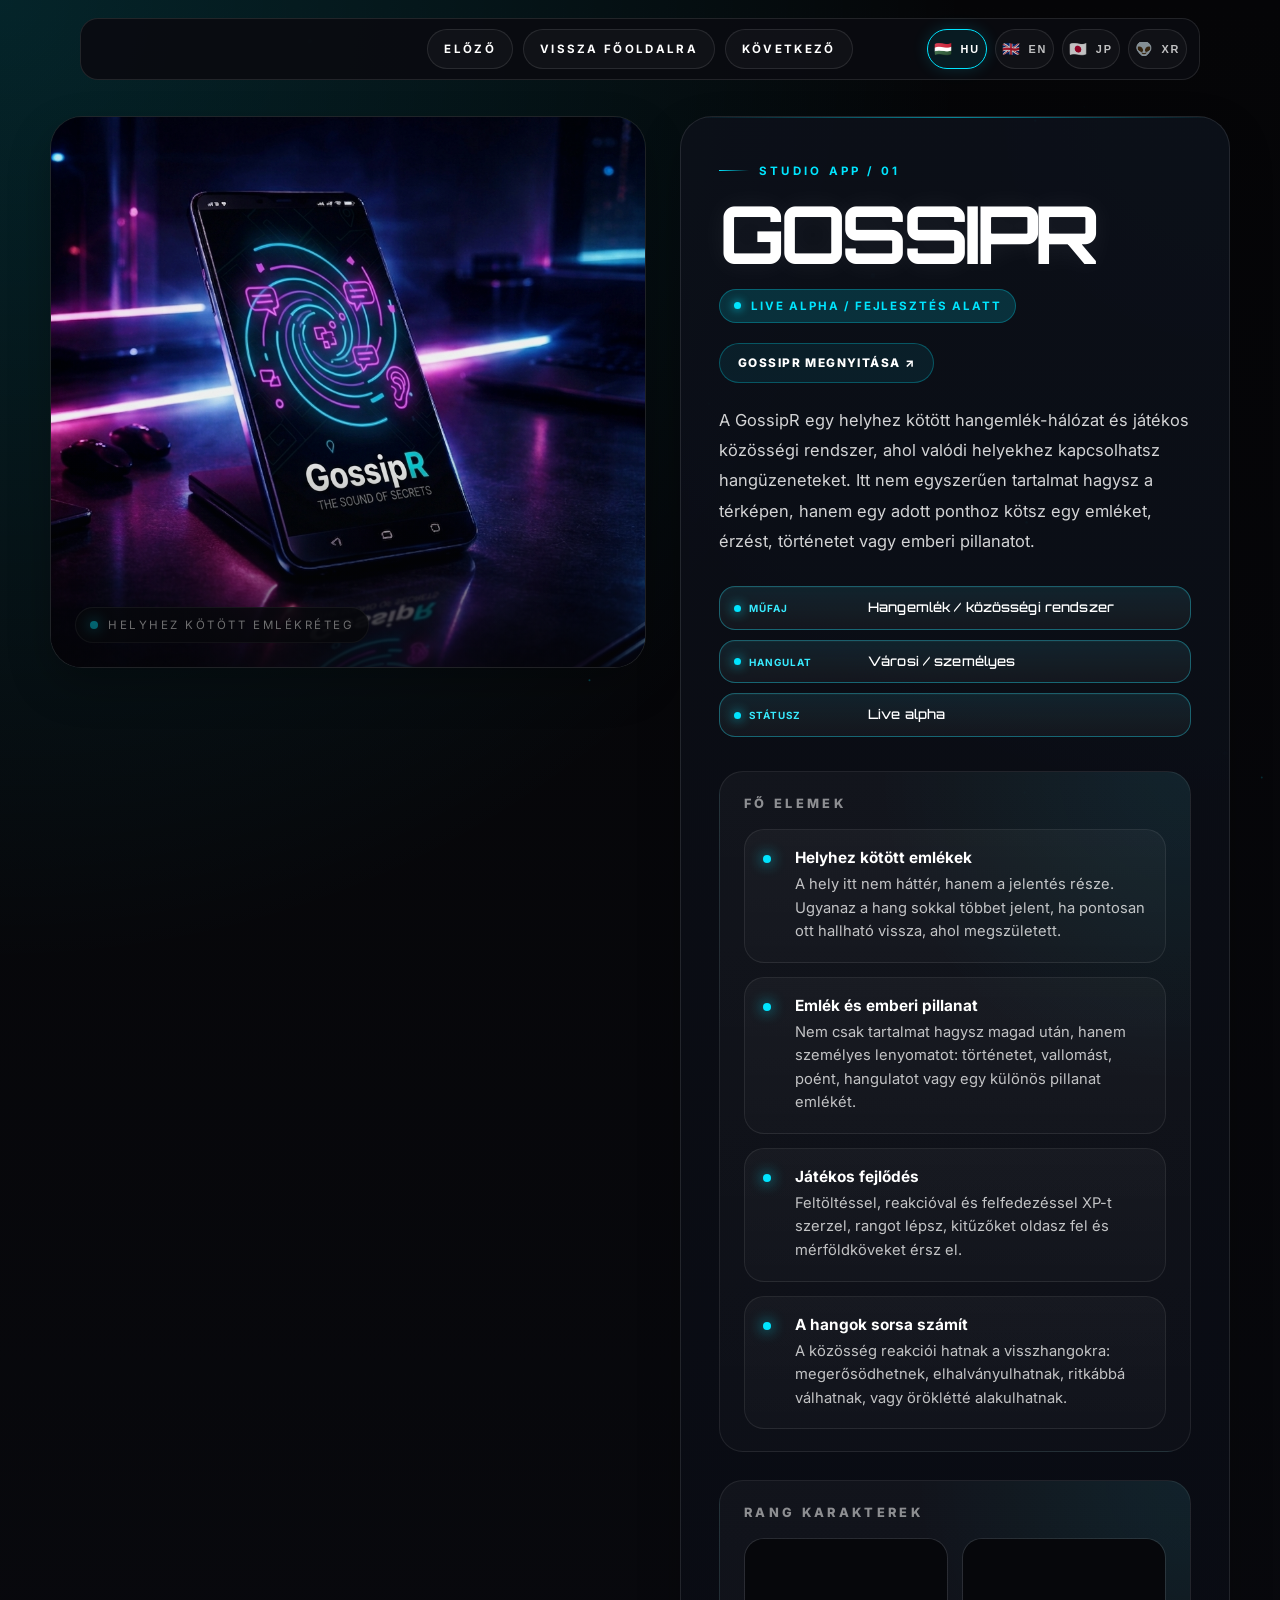
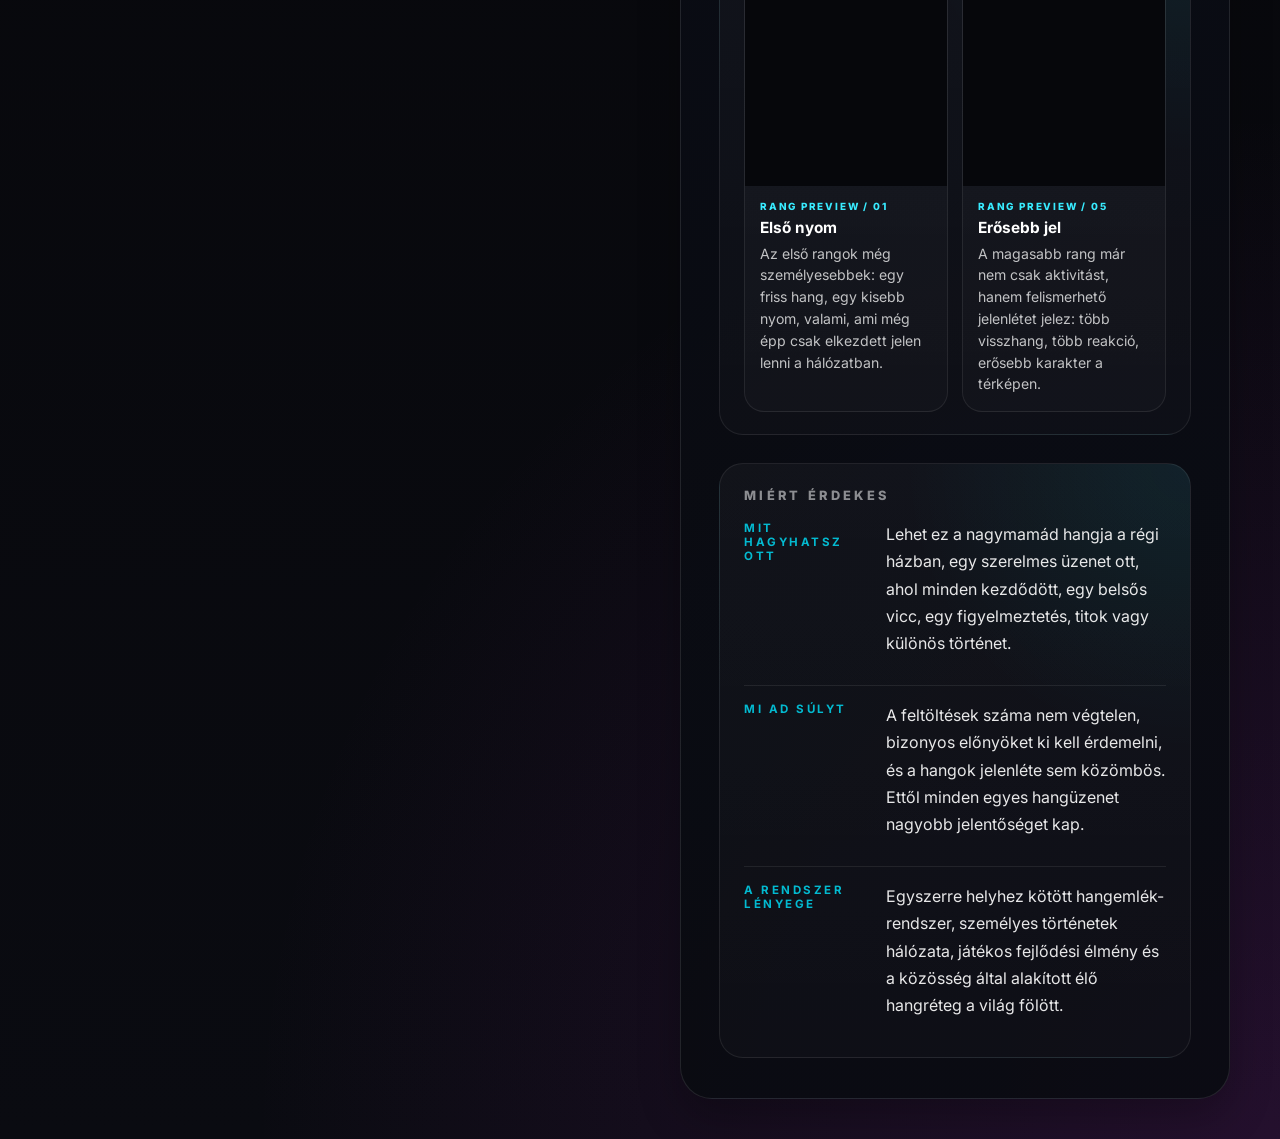
<file: public/gossipr.html>
<!DOCTYPE html>
<html lang="hu">
<head>
    <meta charset="UTF-8">
    <meta name="viewport" content="width=device-width, initial-scale=1.0">
    <title>GossipR | AltR Vision</title>
    <meta name="description" id="meta-description" content="A GossipR egy helyhez kötött hangemlék-hálózat és játékos közösségi rendszer, ahol valódi helyekhez kapcsolhatsz hangüzeneteket, emlékeket és emberi pillanatokat.">
    <link rel="canonical" href="https://altrvision.com/gossipr.html">
    <meta name="robots" content="index, follow">
    <meta property="og:title" id="meta-og-title" content="GossipR | AltR Vision">
    <meta property="og:description" id="meta-og-description" content="Helyhez kötött hangüzenetek, térképes felfedezés, XP, rangok, kitűzők és a közösség által alakított visszhangok egy sötét neonvilágban.">
    <meta property="og:type" content="website">
    <meta property="og:image" content="assets/gossiprbrand.png">
    <meta name="twitter:card" content="summary_large_image">
    <meta name="twitter:title" id="meta-twitter-title" content="GossipR | AltR Vision">
    <meta name="twitter:description" id="meta-twitter-description" content="Helyhez kötött hangüzenetek, személyes emlékek, XP, rangok és élő visszhangok egy sötét neon hálózatban.">
    <meta name="twitter:image" content="assets/gossiprbrand.png">
    <link rel="icon" type="image/jpeg" href="assets/favicon.jpg">
    <link rel="preconnect" href="https://fonts.googleapis.com">
    <link rel="preconnect" href="https://fonts.gstatic.com" crossorigin>
    <link href="https://fonts.googleapis.com/css2?family=Inter:wght@400;500;700;800&family=Orbitron:wght@500;700&display=swap" rel="stylesheet">
    <style>
        :root {
            --accent: #00e5ff;
            --accent-soft: rgba(0, 229, 255, 0.16);
            --accent-strong: rgba(0, 229, 255, 0.28);
            --border: rgba(255, 255, 255, 0.1);
            --text-soft: rgba(255, 255, 255, 0.74);
            --panel: rgba(8, 9, 14, 0.78);
        }
        * { box-sizing: border-box; cursor: none !important; }
        body {
            margin: 0;
            min-height: 100vh;
            background:
                radial-gradient(circle at top left, rgba(0, 229, 255, 0.14), transparent 32%),
                radial-gradient(circle at bottom right, rgba(156, 39, 176, 0.18), transparent 34%),
                linear-gradient(180deg, #050507, #0a0b11);
            color: white;
            font-family: "Inter", sans-serif;
            overflow-x: hidden;
        }
        #particles {
            position: fixed;
            inset: 0;
            width: 100%;
            height: 100%;
            z-index: -1;
            pointer-events: none;
        }
        #cursor {
            width: 22px;
            height: 22px;
            border: 2px solid var(--accent);
            border-radius: 50%;
            position: fixed;
            top: 0;
            left: 0;
            transform: translate3d(-50%, -50%, 0);
            pointer-events: none;
            z-index: 9999;
            box-shadow: 0 0 16px var(--accent);
            will-change: transform;
            opacity: 0;
            transition: opacity 0.2s ease;
        }
        .topbar {
            position: fixed;
            top: 18px;
            left: 50%;
            transform: translateX(-50%);
            width: min(1120px, calc(100% - 24px));
            display: flex;
            align-items: center;
            justify-content: center;
            gap: 12px;
            padding: 10px 12px;
            border: 1px solid var(--border);
            border-radius: 18px;
            background: rgba(10, 11, 17, 0.92);
            z-index: 1000;
        }
        .topbar-nav {
            display: flex;
            align-items: center;
            justify-content: center;
            gap: 10px;
        }
        .lang-switcher {
            display: flex;
            align-items: center;
            gap: 8px;
        }
        .topbar .lang-switcher {
            position: absolute;
            right: 12px;
            top: 50%;
            transform: translateY(-50%);
        }
        .nav-chip {
            display: inline-flex;
            align-items: center;
            justify-content: center;
            gap: 10px;
            min-height: 40px;
            padding: 0 16px;
            border-radius: 999px;
            border: 1px solid var(--border);
            background: rgba(255, 255, 255, 0.03);
            color: white;
            text-decoration: none;
            font-size: 0.72rem;
            font-weight: 700;
            letter-spacing: 0.2em;
            text-transform: uppercase;
            transition: transform 0.25s ease, border-color 0.25s ease, color 0.25s ease, box-shadow 0.25s ease;
        }
        .nav-chip:hover {
            transform: translateY(-2px);
            border-color: var(--accent);
            color: var(--accent);
            box-shadow: 0 0 20px var(--accent-soft);
        }
        .lang-btn {
            min-width: 42px;
            height: 40px;
            border-radius: 999px;
            border: 1px solid var(--border);
            background: rgba(255, 255, 255, 0.03);
            color: rgba(255, 255, 255, 0.74);
            font-size: 0.68rem;
            font-weight: 800;
            letter-spacing: 0.16em;
            text-transform: uppercase;
            display: inline-flex;
            align-items: center;
            justify-content: center;
            gap: 7px;
            transition: border-color 0.25s ease, color 0.25s ease, box-shadow 0.25s ease, background 0.25s ease;
        }
        .lang-flag {
            font-size: 0.9rem;
            line-height: 1;
            display: inline-flex;
            border-radius: 4px;
            overflow: hidden;
        }
        .lang-btn.active {
            color: white;
            border-color: var(--accent);
            background: rgba(0, 229, 255, 0.08);
            box-shadow: 0 0 16px var(--accent-soft);
        }
        .project-shell {
            width: min(1180px, calc(100% - 32px));
            margin: 116px auto 40px;
            display: grid;
            grid-template-columns: minmax(0, 1.04fr) minmax(340px, 0.96fr);
            gap: 34px;
            align-items: start;
        }
        .media-panel,
        .content-panel {
            border: 1px solid var(--border);
            border-radius: 32px;
            background: var(--panel);
            overflow: hidden;
            box-shadow: 0 18px 42px rgba(0, 0, 0, 0.26);
            contain: paint;
        }
        .media-panel {
            position: sticky;
            top: 104px;
        }
        .media-stage {
            position: relative;
            aspect-ratio: 1.08 / 1;
            overflow: hidden;
            background: radial-gradient(circle at top right, rgba(0, 229, 255, 0.12), transparent 30%), linear-gradient(160deg, rgba(0, 229, 255, 0.08), rgba(12, 13, 18, 0.2)), #0b0d12;
        }
        .media-stage::after {
            content: "";
            position: absolute;
            inset: auto 0 0 0;
            height: 40%;
            background: linear-gradient(180deg, transparent, rgba(5, 5, 7, 0.72));
            pointer-events: none;
        }
        .project-image {
            width: 100%;
            height: 100%;
            object-fit: cover;
            opacity: 0.94;
            transform: scale(1.01);
            transition: transform 0.7s ease, opacity 0.7s ease;
        }
        .media-panel:hover .project-image {
            transform: scale(1.03);
            opacity: 1;
        }
        .media-badge {
            position: absolute;
            left: 24px;
            bottom: 24px;
            display: inline-flex;
            align-items: center;
            gap: 10px;
            padding: 10px 14px;
            border-radius: 999px;
            border: 1px solid rgba(255, 255, 255, 0.12);
            background: rgba(8, 11, 18, 0.88);
            font-size: 0.72rem;
            letter-spacing: 0.22em;
            text-transform: uppercase;
            color: white;
        }
        .media-badge::before {
            content: "";
            width: 8px;
            height: 8px;
            border-radius: 50%;
            background: var(--accent);
            box-shadow: 0 0 14px var(--accent);
        }
        .content-panel {
            padding: 38px 38px 40px;
            background:
                linear-gradient(180deg, rgba(12, 15, 24, 0.92), rgba(9, 11, 17, 0.9)),
                radial-gradient(circle at top right, rgba(0, 229, 255, 0.1), transparent 34%);
            position: relative;
        }
        .content-panel::before {
            content: "";
            position: absolute;
            inset: 0 0 auto 0;
            height: 1px;
            background: linear-gradient(90deg, transparent, rgba(0, 229, 255, 0.55), transparent);
            pointer-events: none;
        }
        .eyebrow {
            display: inline-flex;
            align-items: center;
            gap: 10px;
            margin-bottom: 18px;
            color: var(--accent);
            font-size: 0.72rem;
            letter-spacing: 0.28em;
            text-transform: uppercase;
            font-weight: 700;
        }
        .eyebrow::before {
            content: "";
            width: 30px;
            height: 1px;
            background: linear-gradient(90deg, var(--accent), transparent);
        }
        .project-title {
            margin: 0;
            font-family: "Orbitron", sans-serif;
            font-size: clamp(2.8rem, 7vw, 5rem);
            line-height: 0.94;
            letter-spacing: -0.06em;
            text-transform: uppercase;
            color: white;
            text-shadow: 0 0 26px rgba(255, 255, 255, 0.08);
        }
        .status-badge {
            display: inline-flex;
            align-items: center;
            gap: 10px;
            margin: 18px 0 20px;
            padding: 9px 14px;
            border-radius: 999px;
            border: 1px solid var(--accent-strong);
            background: var(--accent-soft);
            color: var(--accent);
            font-size: 0.72rem;
            letter-spacing: 0.16em;
            text-transform: uppercase;
            font-weight: 700;
        }
        .status-badge::before {
            content: "";
            width: 7px;
            height: 7px;
            border-radius: 50%;
            background: currentColor;
            box-shadow: 0 0 10px currentColor;
        }
        .link-row {
            margin-bottom: 22px;
        }
        .link-chip {
            display: inline-flex;
            align-items: center;
            gap: 10px;
            padding: 12px 18px;
            border-radius: 999px;
            border: 1px solid var(--accent-strong);
            background: rgba(0, 229, 255, 0.08);
            color: white;
            text-decoration: none;
            font-size: 0.74rem;
            font-weight: 800;
            letter-spacing: 0.12em;
            text-transform: uppercase;
            transition: transform 0.25s ease, box-shadow 0.25s ease, border-color 0.25s ease;
        }
        .link-chip:hover {
            transform: translateY(-2px);
            box-shadow: 0 0 22px var(--accent-soft);
            border-color: var(--accent);
        }
        .project-text {
            margin: 0;
            font-size: 1.03rem;
            line-height: 1.84;
            color: rgba(255, 255, 255, 0.82);
            max-width: 58ch;
        }
        .stats-grid {
            display: grid;
            grid-template-columns: 1fr;
            gap: 10px;
            margin: 30px 0 34px;
        }
        .stat-card {
            display: grid;
            grid-template-columns: minmax(90px, 120px) minmax(0, 1fr);
            align-items: center;
            gap: 14px;
            min-width: 0;
            padding: 12px 14px;
            border-radius: 16px;
            border: 1px solid color-mix(in srgb, var(--accent) 28%, rgba(255, 255, 255, 0.08));
            background:
                linear-gradient(180deg, color-mix(in srgb, var(--accent) 8%, transparent), rgba(255, 255, 255, 0.02)),
                rgba(255, 255, 255, 0.02);
            box-shadow: inset 0 1px 0 rgba(255, 255, 255, 0.03);
        }
        .stat-label {
            display: inline-flex;
            align-items: center;
            gap: 8px;
            color: color-mix(in srgb, var(--accent) 78%, white 22%);
            font-size: 0.62rem;
            letter-spacing: 0.1em;
            text-transform: uppercase;
            font-weight: 700;
            white-space: nowrap;
        }
        .stat-label::before {
            content: "";
            width: 7px;
            height: 7px;
            border-radius: 50%;
            background: var(--accent);
            box-shadow: 0 0 12px var(--accent);
            flex-shrink: 0;
        }
        .stat-value {
            display: block;
            color: white;
            font-family: "Orbitron", "Inter", sans-serif;
            font-size: 0.82rem;
            line-height: 1.34;
            letter-spacing: 0.01em;
            font-weight: 500;
            overflow-wrap: anywhere;
        }
        .section-block + .section-block {
            margin-top: 28px;
        }
        .section-block {
            padding: 24px 24px 22px;
            border-radius: 24px;
            border: 1px solid rgba(255, 255, 255, 0.08);
            background:
                linear-gradient(180deg, rgba(255, 255, 255, 0.035), rgba(255, 255, 255, 0.018)),
                radial-gradient(circle at top right, rgba(0, 229, 255, 0.07), transparent 38%);
        }
        .section-title {
            margin: 0 0 18px;
            font-size: 0.8rem;
            letter-spacing: 0.26em;
            text-transform: uppercase;
            color: rgba(255, 255, 255, 0.52);
            font-weight: 800;
        }
        .feature-list {
            display: grid;
            gap: 14px;
        }
        .feature-item {
            display: grid;
            grid-template-columns: 18px minmax(0, 1fr);
            gap: 14px;
            padding: 18px;
            border-radius: 20px;
            border: 1px solid rgba(255, 255, 255, 0.08);
            background: linear-gradient(180deg, rgba(255, 255, 255, 0.035), rgba(255, 255, 255, 0.02));
            transition: transform 0.25s ease, border-color 0.25s ease, background 0.25s ease;
        }
        .feature-item:hover {
            transform: translateY(-2px);
            border-color: var(--accent-strong);
            background: linear-gradient(180deg, rgba(0, 229, 255, 0.08), rgba(255, 255, 255, 0.04));
        }
        .feature-dot {
            width: 8px;
            height: 8px;
            margin-top: 7px;
            border-radius: 50%;
            background: var(--accent);
            box-shadow: 0 0 14px var(--accent);
        }
        .feature-item strong {
            display: block;
            margin-bottom: 6px;
            font-size: 0.96rem;
            color: white;
        }
        .feature-item span {
            display: block;
            color: var(--text-soft);
            font-size: 0.92rem;
            line-height: 1.6;
        }
        .rank-grid {
            display: grid;
            grid-template-columns: repeat(2, minmax(0, 1fr));
            gap: 14px;
        }
        .rank-card {
            border-radius: 20px;
            border: 1px solid rgba(255, 255, 255, 0.08);
            background: linear-gradient(180deg, rgba(255, 255, 255, 0.035), rgba(255, 255, 255, 0.02));
            overflow: hidden;
        }
        .rank-video {
            width: 100%;
            aspect-ratio: 0.82 / 1;
            object-fit: cover;
            display: block;
            background: #06070b;
        }
        .rank-meta {
            padding: 14px 15px 16px;
        }
        .rank-kicker {
            display: block;
            margin-bottom: 6px;
            color: color-mix(in srgb, var(--accent) 78%, white 22%);
            font-size: 0.62rem;
            letter-spacing: 0.18em;
            text-transform: uppercase;
            font-weight: 800;
        }
        .rank-title {
            display: block;
            color: white;
            font-size: 0.96rem;
            font-weight: 700;
            margin-bottom: 6px;
        }
        .rank-copy {
            color: var(--text-soft);
            font-size: 0.88rem;
            line-height: 1.55;
        }
        .timeline {
            display: grid;
            gap: 12px;
        }
        .timeline-row {
            display: grid;
            grid-template-columns: 126px minmax(0, 1fr);
            gap: 16px;
            padding: 16px 0;
            border-top: 1px solid rgba(255, 255, 255, 0.08);
        }
        .timeline-row:first-child {
            border-top: none;
            padding-top: 0;
        }
        .timeline-key {
            color: rgba(0, 229, 255, 0.8);
            font-size: 0.72rem;
            text-transform: uppercase;
            letter-spacing: 0.22em;
            font-weight: 700;
        }
        .timeline-value {
            color: rgba(255, 255, 255, 0.9);
            line-height: 1.7;
        }
        @media (max-width: 1080px) {
            .project-shell {
                grid-template-columns: 1fr;
            }
            .media-panel {
                position: relative;
                top: auto;
            }
        }
        @media (max-width: 720px) {
            * { cursor: auto !important; }
            #cursor { display: none; }
            .topbar {
                top: 12px;
                width: calc(100% - 16px);
                padding: 8px;
                flex-wrap: wrap;
                justify-content: center;
                gap: 8px;
            }
            .topbar-nav {
                gap: 8px;
                flex-wrap: wrap;
                justify-content: center;
                width: 100%;
            }
            .topbar .lang-switcher {
                position: static;
                transform: none;
                width: 100%;
                justify-content: center;
            }
            .nav-chip {
                min-height: 38px;
                padding: 0 12px;
                font-size: 0.58rem;
                letter-spacing: 0.12em;
            }
            .project-shell {
                width: calc(100% - 18px);
                margin-top: 126px;
                gap: 18px;
            }
            .content-panel {
                padding: 24px 18px 26px;
            }
            .stats-grid {
                grid-template-columns: 1fr;
                gap: 8px;
            }
            .stat-card {
                grid-template-columns: 1fr;
                gap: 6px;
                padding: 10px 11px;
            }
            .stat-label {
                font-size: 0.58rem;
            }
            .stat-value {
                font-size: 0.74rem;
            }
            .section-block {
                padding: 20px 18px 18px;
            }
            .timeline-row {
                grid-template-columns: 1fr;
                gap: 8px;
            }
            .rank-grid {
                grid-template-columns: 1fr;
            }
        }
        body.preview-mode #cursor,
        body.preview-mode #particles {
            display: none !important;
        }
        body.preview-mode .media-panel,
        body.preview-mode .content-panel,
        body.preview-mode .section-block {
            box-shadow: none;
        }
        body.preview-mode .media-panel,
        body.preview-mode .content-panel {
            background: rgba(8, 9, 14, 0.96);
        }
        body.preview-mode .media-stage,
        body.preview-mode .content-panel,
        body.preview-mode .section-block {
            background-image: none;
        }
        body.preview-mode .media-panel:hover .project-image,
        body.preview-mode .feature-item:hover,
        body.preview-mode .nav-chip:hover,
        body.preview-mode .link-chip:hover {
            transform: none;
            box-shadow: none;
        }
        body.preview-mode .topbar {
            position: static;
            transform: none;
            width: calc(100% - 24px);
            margin: 12px auto 0;
        }
        body.preview-mode .project-shell {
            margin-top: 18px;
            gap: 22px;
        }
        body.preview-mode .media-panel {
            position: relative;
            top: auto;
        }
    </style>
</head>
<body>
    <div id="cursor"></div>
    <canvas id="particles"></canvas>

    <nav class="topbar">
        <div class="topbar-nav">
            <a href="projectx.html" class="nav-chip" id="label-prev">Előző</a>
            <a href="index.html#projects" class="nav-chip" id="btn-home">Vissza főoldalra</a>
            <a href="wayr.html" class="nav-chip" id="label-next">Következő</a>
        </div>
        <div class="lang-switcher">
            <button class="lang-btn" id="btn-hu" type="button"><span class="lang-flag">🇭🇺</span><span>HU</span></button>
            <button class="lang-btn" id="btn-en" type="button"><span class="lang-flag">🇬🇧</span><span>EN</span></button>
            <button class="lang-btn" id="btn-ja" type="button"><span class="lang-flag">🇯🇵</span><span>JP</span></button>
            <button class="lang-btn" id="btn-xr" type="button"><span class="lang-flag">👽</span><span>XR</span></button>
        </div>
    </nav>

    <main class="project-shell">
        <section class="media-panel">
            <div class="media-stage">
                <img src="assets/gossiprbrand.png" alt="GossipR preview" class="project-image">
                <div class="media-badge" id="media-badge">Urban Echo Network</div>
            </div>
        </section>

        <section class="content-panel">
            <div class="eyebrow" id="eyebrow">Studio app / 01</div>
            <h1 class="project-title">GossipR</h1>
            <div class="status-badge" id="tag-progress">Live alpha / fejlesztés alatt</div>
            <div class="link-row">
                <a href="https://gossipr.altrvision.com/" target="_blank" rel="noreferrer" class="link-chip" id="open-live">GossipR megnyitása ↗</a>
            </div>

            <p class="project-text" id="gossipr-desc"></p>

            <div class="stats-grid" id="stats-grid"></div>

            <section class="section-block">
                <h2 class="section-title" id="features-title">Fő elemek</h2>
                <div class="feature-list" id="feature-container"></div>
            </section>

            <section class="section-block">
                <h2 class="section-title" id="ranks-title">Rang karakterek</h2>
                <div class="rank-grid">
                    <article class="rank-card">
                        <video class="rank-video" src="assets/rank_lvl_01_girl_MOVIE.mp4" autoplay muted loop playsinline preload="metadata"></video>
                        <div class="rank-meta">
                            <span class="rank-kicker" id="rank-kicker-1">Rank preview / 01</span>
                            <span class="rank-title" id="rank-title-1">First pulse</span>
                            <span class="rank-copy" id="rank-copy-1">Az első rangok még személyesebbek: egy friss hang, egy kisebb nyom, valami, ami még épp csak elkezdett jelen lenni a hálózatban.</span>
                        </div>
                    </article>
                    <article class="rank-card">
                        <video class="rank-video" src="assets/rank_lvl_05_MOVIE.mp4" autoplay muted loop playsinline preload="metadata"></video>
                        <div class="rank-meta">
                            <span class="rank-kicker" id="rank-kicker-2">Rank preview / 05</span>
                            <span class="rank-title" id="rank-title-2">Louder signal</span>
                            <span class="rank-copy" id="rank-copy-2">A magasabb rang már nem csak aktivitást, hanem felismerhető jelenlétet jelez: több visszhang, több reakció, erősebb karakter a térképen.</span>
                        </div>
                    </article>
                </div>
            </section>

            <section class="section-block">
                <h2 class="section-title" id="timeline-title">Miért érdekes</h2>
                <div class="timeline" id="timeline"></div>
            </section>
        </section>
    </main>

    <script>
        const translations = {
            hu: {
                prevLabel: "Előző",
                btnHome: "Vissza főoldalra",
                nextLabel: "Következő",
                eyebrow: "Studio app / 01",
                mediaBadge: "Helyhez kötött emlékréteg",
                progress: "Live alpha / fejlesztés alatt",
                liveCta: "GossipR megnyitása ↗",
                desc: "A GossipR egy helyhez kötött hangemlék-hálózat és játékos közösségi rendszer, ahol valódi helyekhez kapcsolhatsz hangüzeneteket. Itt nem egyszerűen tartalmat hagysz a térképen, hanem egy adott ponthoz kötsz egy emléket, érzést, történetet vagy emberi pillanatot.",
                featuresTitle: "Fő elemek",
                ranksTitle: "Rang karakterek",
                timelineTitle: "Miért érdekes",
                stats: [
                    { label: "Műfaj", value: "Hangemlék / közösségi rendszer" },
                    { label: "Hangulat", value: "Városi / személyes" },
                    { label: "Státusz", value: "Live alpha" }
                ],
                features: [
                    { title: "Helyhez kötött emlékek", desc: "A hely itt nem háttér, hanem a jelentés része. Ugyanaz a hang sokkal többet jelent, ha pontosan ott hallható vissza, ahol megszületett." },
                    { title: "Emlék és emberi pillanat", desc: "Nem csak tartalmat hagysz magad után, hanem személyes lenyomatot: történetet, vallomást, poént, hangulatot vagy egy különös pillanat emlékét." },
                    { title: "Játékos fejlődés", desc: "Feltöltéssel, reakcióval és felfedezéssel XP-t szerzel, rangot lépsz, kitűzőket oldasz fel és mérföldköveket érsz el." },
                    { title: "A hangok sorsa számít", desc: "A közösség reakciói hatnak a visszhangokra: megerősödhetnek, elhalványulhatnak, ritkábbá válhatnak, vagy öröklétté alakulhatnak." }
                ],
                rankCards: [
                    {
                        kicker: "Rang preview / 01",
                        title: "Első nyom",
                        copy: "Az első rangok még személyesebbek: egy friss hang, egy kisebb nyom, valami, ami még épp csak elkezdett jelen lenni a hálózatban."
                    },
                    {
                        kicker: "Rang preview / 05",
                        title: "Erősebb jel",
                        copy: "A magasabb rang már nem csak aktivitást, hanem felismerhető jelenlétet jelez: több visszhang, több reakció, erősebb karakter a térképen."
                    }
                ],
                timeline: [
                    { key: "Mit hagyhatsz ott", value: "Lehet ez a nagymamád hangja a régi házban, egy szerelmes üzenet ott, ahol minden kezdődött, egy belsős vicc, egy figyelmeztetés, titok vagy különös történet." },
                    { key: "Mi ad súlyt", value: "A feltöltések száma nem végtelen, bizonyos előnyöket ki kell érdemelni, és a hangok jelenléte sem közömbös. Ettől minden egyes hangüzenet nagyobb jelentőséget kap." },
                    { key: "A rendszer lényege", value: "Egyszerre helyhez kötött hangemlék-rendszer, személyes történetek hálózata, játékos fejlődési élmény és a közösség által alakított élő hangréteg a világ fölött." }
                ],
                metaTitle: "GossipR | AltR Vision",
                metaDescription: "A GossipR egy helyhez kötött hangemlék-hálózat és játékos közösségi rendszer, ahol valódi helyekhez kapcsolhatsz hangüzeneteket, emlékeket és emberi pillanatokat.",
                metaOgDescription: "Helyhez kötött hangüzenetek, térképes felfedezés, XP, rangok, kitűzők és a közösség által alakított visszhangok egy sötét neonvilágban."
            },
            en: {
                prevLabel: "Previous",
                btnHome: "Back to home",
                nextLabel: "Next",
                eyebrow: "Studio app / 01",
                mediaBadge: "Urban Echo Network",
                progress: "Live alpha / in development",
                liveCta: "Open GossipR ↗",
                desc: "GossipR is a location-based audio memory network and playful social system where real places can hold voice messages, stories, feelings, and human moments. The place is not background here, it is part of the meaning itself.",
                featuresTitle: "Core elements",
                ranksTitle: "Rank characters",
                timelineTitle: "Why it matters",
                stats: [
                    { label: "Genre", value: "Audio memory / social system" },
                    { label: "Mood", value: "Urban / intimate" },
                    { label: "Status", value: "Live alpha" }
                ],
                features: [
                    { title: "Location-bound memory", desc: "A voice changes when it can only be heard where it was born. The map becomes part of the story, not just a utility layer." },
                    { title: "Human moments, not generic posts", desc: "You are not just dropping content. You are leaving behind a confession, a joke, a warning, a memory, or a strange human trace." },
                    { title: "Playful progression", desc: "Uploads, reactions, and discovery feed into XP, ranks, badges, milestones, and unlockable advantages." },
                    { title: "Every echo has a fate", desc: "Community reactions shape each echo. They can strengthen it, weaken it, make it rarer, fade it out, or even push it toward permanence." }
                ],
                rankCards: [
                    {
                        kicker: "Rank preview / 01",
                        title: "First pulse",
                        copy: "Early ranks feel more personal: a fresh signal, a small trace, something just beginning to exist inside the network."
                    },
                    {
                        kicker: "Rank preview / 05",
                        title: "Louder signal",
                        copy: "Higher ranks suggest more than activity. They imply recognizable presence, more echoes, more reactions, and a stronger identity on the map."
                    }
                ],
                timeline: [
                    { key: "What can live there", value: "It could be your grandmother's voice in an old house, a love note, an inside joke, a messy bar conversation, a warning, a secret, or a strange story." },
                    { key: "What gives it weight", value: "Uploads are not infinite, some privileges must be earned, and the community affects how long a voice remains present inside the network." },
                    { key: "The core idea", value: "GossipR is simultaneously a place-based audio memory system, a network of personal stories, a playful progression loop, and a living sound layer shaped by the community." }
                ],
                metaTitle: "GossipR | AltR Vision",
                metaDescription: "GossipR is a location-based audio memory network and playful social system built from voice messages, human moments, ranks, badges, and living echoes.",
                metaOgDescription: "Location-bound voice messages, map discovery, XP, ranks, badges, and community-shaped echoes inside a darker neon atmosphere."
            },
            ja: {
                prevLabel: "前へ",
                btnHome: "ホームへ戻る",
                nextLabel: "次へ",
                eyebrow: "Studio app / 01",
                mediaBadge: "場所に残る記憶レイヤー",
                progress: "Live alpha / 開発中",
                liveCta: "GossipR を開く ↗",
                desc: "GossipR は、現実の場所に音声メッセージや記憶、人間らしい瞬間を結びつける、位置連動型の音声記憶ネットワークです。ここでは場所そのものが意味の一部になり、声と空間が一緒になって記憶を作ります。",
                featuresTitle: "主な要素",
                ranksTitle: "ランクキャラクター",
                timelineTitle: "なぜ面白いのか",
                stats: [
                    { label: "ジャンル", value: "音声記憶 / ソーシャル" },
                    { label: "ムード", value: "都市的 / 親密" },
                    { label: "状態", value: "Live alpha" }
                ],
                features: [
                    { title: "場所に結びついた記憶", desc: "同じ声でも、生まれた場所で聞こえると意味が変わります。地図は背景ではなく、物語の一部になります。" },
                    { title: "投稿ではなく人間の瞬間", desc: "残すのは単なるコンテンツではなく、告白、冗談、警告、思い出、あるいは奇妙な痕跡です。" },
                    { title: "遊びとしての成長", desc: "投稿、反応、発見が XP になり、ランク、バッジ、マイルストーン、解除要素へつながっていきます。" },
                    { title: "音の運命が変わる", desc: "コミュニティの反応によって、各エコーは強くなったり弱くなったり、希少化したり、消えていったり、永続化したりします。" }
                ],
                rankCards: [
                    {
                        kicker: "Rank preview / 01",
                        title: "最初のパルス",
                        copy: "最初のランクはまだ個人的です。小さな痕跡が、ネットワークの中で静かに存在を始めます。"
                    },
                    {
                        kicker: "Rank preview / 05",
                        title: "強くなる信号",
                        copy: "上位ランクは単なる活動量ではなく、地図の中で認識される存在感そのものを示します。"
                    }
                ],
                timeline: [
                    { key: "そこに残せるもの", value: "古い家に残る祖母の声、恋人へのメッセージ、仲間内だけの冗談、酔った会話、警告、秘密、奇妙な物語などが残せます。" },
                    { key: "重みを与えるもの", value: "投稿数は無限ではなく、特典は解除する必要があり、コミュニティの反応が声の存在感と寿命に影響します。" },
                    { key: "システムの核心", value: "GossipR は、場所に結びついた音声記憶システムであり、個人的な物語のネットワークであり、遊びとして成長する体験でもあり、コミュニティが形作る生きた音の層でもあります。" }
                ],
                metaTitle: "GossipR | AltR Vision",
                metaDescription: "GossipR は、現実の場所に音声メッセージ、記憶、人間らしい瞬間を残せる位置連動型の音声記憶ネットワークです。",
                metaOgDescription: "場所に結びついた音声メッセージ、地図上の発見、XP、ランク、バッジ、そしてコミュニティが育てるエコー。"
            }
        };

        const alienGlyphMap = {
            a: "∆", A: "∆", b: "β", B: "β", c: "Ↄ", C: "Ↄ", d: "◧", D: "◧", e: "Ξ", E: "Ξ",
            f: "Ϝ", F: "Ϝ", g: "Ǥ", G: "Ǥ", h: "Ħ", H: "Ħ", i: "ı", I: "ı", j: "ʝ", J: "ʝ",
            k: "Ҡ", K: "Ҡ", l: "⟂", L: "⟂", m: "Ɱ", M: "Ɱ", n: "Ŋ", N: "Ŋ", o: "⊘", O: "⊘",
            p: "Ҏ", P: "Ҏ", q: "Ҩ", Q: "Ҩ", r: "Ɽ", R: "Ɽ", s: "Ϟ", S: "Ϟ", t: "Ŧ", T: "Ŧ",
            u: "⋃", U: "⋃", v: "⋎", V: "⋎", w: "Ψ", W: "Ψ", x: "Ӿ", X: "Ӿ", y: "Ұ", Y: "Ұ", z: "Ȥ", Z: "Ȥ",
            0: "◌", 1: "⟊", 2: "ᒿ", 3: "Ӡ", 4: "ϟ", 5: "Ϭ", 6: "Ⳓ", 7: "⌁", 8: "∞", 9: "ϴ"
        };

        function alienizeString(value) {
            return value
                .split(/(<[^>]+>)/g)
                .map((chunk) => {
                    if (chunk.startsWith("<") && chunk.endsWith(">")) return chunk;
                    return chunk
                        .replace(/[A-Za-z0-9]/g, (char) => alienGlyphMap[char] || char)
                        .replace(/\s+/g, " ⟡ ");
                })
                .join("");
        }

        function alienizeDeep(value) {
            if (Array.isArray(value)) return value.map(alienizeDeep);
            if (value && typeof value === "object") {
                return Object.fromEntries(Object.entries(value).map(([key, item]) => [key, alienizeDeep(item)]));
            }
            if (typeof value === "string") return alienizeString(value);
            return value;
        }

        translations.xr = alienizeDeep(translations.en);

        let currentLang = ["hu", "en", "ja", "xr"].includes(localStorage.getItem("selectedLang")) ? localStorage.getItem("selectedLang") : "hu";
        document.documentElement.lang = currentLang;

        function renderPage() {
            const data = translations[currentLang];
            document.title = data.metaTitle;
            document.getElementById("meta-description").setAttribute("content", data.metaDescription);
            document.getElementById("meta-og-title").setAttribute("content", data.metaTitle);
            document.getElementById("meta-og-description").setAttribute("content", data.metaOgDescription);
            document.getElementById("meta-twitter-title").setAttribute("content", data.metaTitle);
            document.getElementById("meta-twitter-description").setAttribute("content", data.metaOgDescription);
            document.getElementById("label-prev").textContent = data.prevLabel;
            document.getElementById("btn-home").textContent = data.btnHome;
            document.getElementById("label-next").textContent = data.nextLabel;
            document.getElementById("eyebrow").textContent = data.eyebrow;
            document.getElementById("media-badge").textContent = data.mediaBadge;
            document.getElementById("tag-progress").textContent = data.progress;
            document.getElementById("open-live").textContent = data.liveCta;
            document.getElementById("gossipr-desc").textContent = data.desc;
            document.getElementById("features-title").textContent = data.featuresTitle;
            document.getElementById("ranks-title").textContent = data.ranksTitle;
            document.getElementById("timeline-title").textContent = data.timelineTitle;
            document.getElementById("stats-grid").innerHTML = data.stats.map((item) => `<div class="stat-card"><span class="stat-label">${item.label}</span><span class="stat-value">${item.value}</span></div>`).join("");
            document.getElementById("feature-container").innerHTML = data.features.map((item) => `<article class="feature-item"><div class="feature-dot"></div><div><strong>${item.title}</strong><span>${item.desc}</span></div></article>`).join("");
            document.getElementById("timeline").innerHTML = data.timeline.map((item) => `<div class="timeline-row"><div class="timeline-key">${item.key}</div><div class="timeline-value">${item.value}</div></div>`).join("");
            document.getElementById("rank-kicker-1").textContent = data.rankCards[0].kicker;
            document.getElementById("rank-title-1").textContent = data.rankCards[0].title;
            document.getElementById("rank-copy-1").textContent = data.rankCards[0].copy;
            document.getElementById("rank-kicker-2").textContent = data.rankCards[1].kicker;
            document.getElementById("rank-title-2").textContent = data.rankCards[1].title;
            document.getElementById("rank-copy-2").textContent = data.rankCards[1].copy;
            document.getElementById("btn-hu").classList.toggle("active", currentLang === "hu");
            document.getElementById("btn-en").classList.toggle("active", currentLang === "en");
            document.getElementById("btn-ja").classList.toggle("active", currentLang === "ja");
            document.getElementById("btn-xr").classList.toggle("active", currentLang === "xr");
            document.documentElement.lang = currentLang;
        }

        const isPreview = new URLSearchParams(window.location.search).get("preview") === "1";
        if (isPreview) document.body.classList.add("preview-mode");
        renderPage();

        document.getElementById("btn-hu").addEventListener("click", () => {
            currentLang = "hu";
            localStorage.setItem("selectedLang", "hu");
            renderPage();
        });
        document.getElementById("btn-en").addEventListener("click", () => {
            currentLang = "en";
            localStorage.setItem("selectedLang", "en");
            renderPage();
        });
        document.getElementById("btn-ja").addEventListener("click", () => {
            currentLang = "ja";
            localStorage.setItem("selectedLang", "ja");
            renderPage();
        });
        document.getElementById("btn-xr").addEventListener("click", () => {
            currentLang = "xr";
            localStorage.setItem("selectedLang", "xr");
            renderPage();
        });

        if (!isPreview) {
            const cursor = document.getElementById("cursor");
            let mouseX = -100;
            let mouseY = -100;
            let hasMoved = false;

            document.addEventListener("mousemove", (event) => {
                mouseX = event.clientX;
                mouseY = event.clientY;
                if (!hasMoved) {
                    hasMoved = true;
                    cursor.style.opacity = "1";
                }
            });

            function renderCursor() {
                if (hasMoved && window.innerWidth > 720) {
                    cursor.style.transform = `translate3d(${mouseX}px, ${mouseY}px, 0) translate(-50%, -50%)`;
                }
                requestAnimationFrame(renderCursor);
            }
            renderCursor();

            const canvas = document.getElementById("particles");
            const ctx = canvas.getContext("2d");
            let particles = [];

            function initParticles() {
                canvas.width = window.innerWidth;
                canvas.height = window.innerHeight;
                particles = Array.from({ length: 18 }, () => ({
                    x: Math.random() * canvas.width,
                    y: Math.random() * canvas.height,
                    size: Math.random() * 1.8 + 0.6,
                    speedX: (Math.random() - 0.5) * 0.16,
                    speedY: (Math.random() - 0.5) * 0.16,
                    opacity: Math.random()
                }));
            }

            function drawParticles() {
                ctx.clearRect(0, 0, canvas.width, canvas.height);
                particles.forEach((particle) => {
                    particle.x += particle.speedX;
                    particle.y += particle.speedY;
                    if (particle.x > canvas.width) particle.x = 0;
                    if (particle.x < 0) particle.x = canvas.width;
                    if (particle.y > canvas.height) particle.y = 0;
                    if (particle.y < 0) particle.y = canvas.height;
                    ctx.fillStyle = `rgba(0, 229, 255, ${particle.opacity * 0.32})`;
                    ctx.beginPath();
                    ctx.arc(particle.x, particle.y, particle.size, 0, Math.PI * 2);
                    ctx.fill();
                });
                requestAnimationFrame(drawParticles);
            }

            window.addEventListener("resize", initParticles);
            initParticles();
            drawParticles();
        }
    </script>
</body>
</html>
</file>
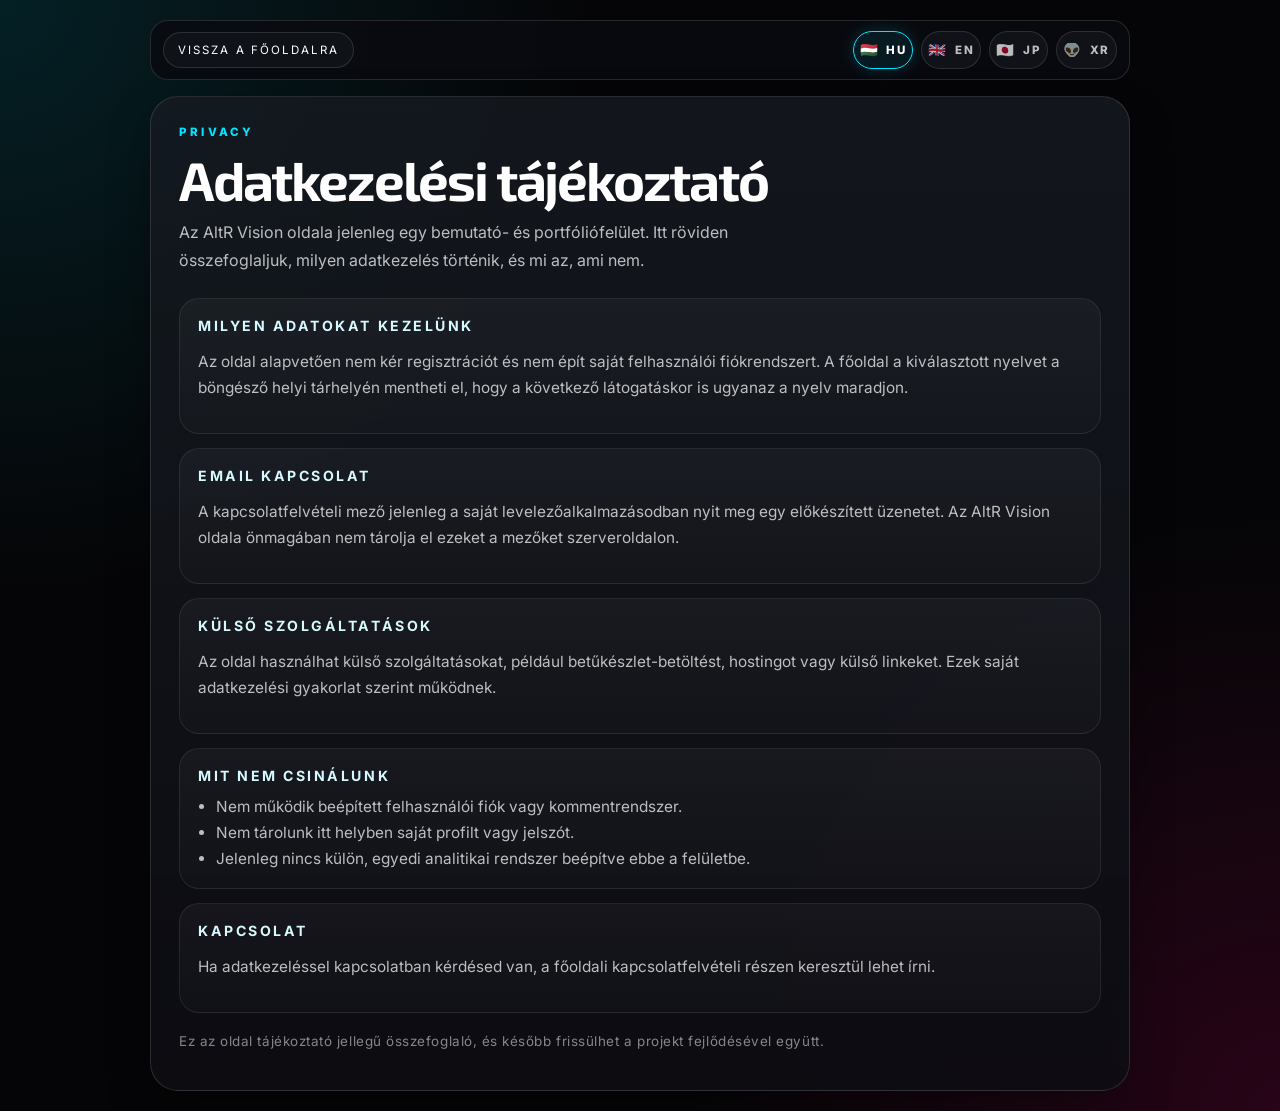
<file: public/privacy.html>
<!DOCTYPE html>
<html lang="hu">
<head>
    <meta charset="UTF-8">
    <meta name="viewport" content="width=device-width, initial-scale=1.0">
    <title>Adatkezelés | AltR Vision</title>
    <meta name="description" content="AltR Vision adatkezelési tájékoztató.">
    <link rel="canonical" href="https://altrvision.com/privacy.html">
    <meta name="robots" content="index, follow">
    <link rel="icon" type="image/jpeg" href="assets/favicon.jpg">
    <link rel="preconnect" href="https://fonts.googleapis.com">
    <link rel="preconnect" href="https://fonts.gstatic.com" crossorigin>
    <link href="https://fonts.googleapis.com/css2?family=Inter:wght@400;500;700;800&family=Exo+2:wght@500;700;800&display=swap" rel="stylesheet">
    <style>
        :root {
            --bg: #050507;
            --cyan: #00e5ff;
            --pink: #ff007f;
            --glass: rgba(255,255,255,0.05);
            --border: rgba(255,255,255,0.12);
            --soft: rgba(255,255,255,0.72);
        }

        * { box-sizing: border-box; }

        body {
            margin: 0;
            min-height: 100vh;
            padding: 20px;
            background:
                radial-gradient(circle at top left, rgba(0,229,255,0.12), transparent 35%),
                radial-gradient(circle at bottom right, rgba(255,0,127,0.14), transparent 35%),
                var(--bg);
            color: white;
            font-family: 'Inter', sans-serif;
        }

        .shell {
            width: min(980px, 100%);
            margin: 0 auto;
        }

        .topbar {
            display: flex;
            align-items: center;
            justify-content: space-between;
            gap: 12px;
            margin-bottom: 16px;
            padding: 10px 12px;
            border: 1px solid var(--border);
            border-radius: 18px;
            background: rgba(10, 11, 17, 0.88);
        }

        .back-link {
            color: white;
            text-decoration: none;
            font-size: 0.72rem;
            letter-spacing: 0.18em;
            text-transform: uppercase;
            border: 1px solid var(--border);
            border-radius: 999px;
            padding: 10px 14px;
            background: rgba(255,255,255,0.03);
        }

        .lang-switcher {
            display: flex;
            gap: 8px;
        }

        .lang-btn {
            min-width: 44px;
            height: 38px;
            border-radius: 999px;
            border: 1px solid var(--border);
            background: rgba(255,255,255,0.04);
            color: rgba(255,255,255,0.72);
            font: inherit;
            font-size: 0.72rem;
            font-weight: 800;
            letter-spacing: 0.14em;
            text-transform: uppercase;
            display: inline-flex;
            align-items: center;
            justify-content: center;
            gap: 7px;
        }

        .lang-btn.active {
            color: white;
            border-color: var(--cyan);
            background: rgba(0,229,255,0.08);
            box-shadow: 0 0 16px rgba(0,229,255,0.18);
        }

        .lang-flag { font-size: 0.9rem; line-height: 1; display: inline-flex; border-radius: 4px; overflow: hidden; }

        .panel {
            padding: 28px;
            border: 1px solid var(--border);
            border-radius: 28px;
            background:
                linear-gradient(180deg, rgba(20, 24, 31, 0.82), rgba(12, 12, 18, 0.9)),
                var(--glass);
            box-shadow: 0 18px 44px rgba(0,0,0,0.3);
        }

        .kicker {
            color: var(--cyan);
            font-size: 0.72rem;
            letter-spacing: 0.28em;
            text-transform: uppercase;
            font-weight: 800;
        }

        h1 {
            margin: 14px 0 12px;
            font-family: 'Exo 2', sans-serif;
            font-size: clamp(2rem, 5vw, 3.4rem);
            line-height: 1;
            letter-spacing: -0.04em;
        }

        .lead {
            margin: 0 0 24px;
            color: var(--soft);
            line-height: 1.7;
            font-size: 1rem;
            max-width: 64ch;
        }

        .grid {
            display: grid;
            gap: 14px;
        }

        .block {
            padding: 18px 18px 16px;
            border-radius: 20px;
            border: 1px solid rgba(255,255,255,0.08);
            background: linear-gradient(180deg, rgba(255,255,255,0.04), rgba(255,255,255,0.02));
        }

        .block h2 {
            margin: 0 0 8px;
            font-size: 0.88rem;
            letter-spacing: 0.18em;
            text-transform: uppercase;
            color: #d6f8ff;
        }

        .block p, .block li {
            color: var(--soft);
            line-height: 1.7;
            font-size: 0.96rem;
        }

        .block ul {
            margin: 10px 0 0 18px;
            padding: 0;
        }

        .footer-note {
            margin-top: 20px;
            color: rgba(255,255,255,0.5);
            font-size: 0.84rem;
            letter-spacing: 0.04em;
        }

        @media (max-width: 720px) {
            body { padding: 12px; }
            .topbar {
                flex-direction: column;
                align-items: stretch;
            }
            .lang-switcher {
                justify-content: flex-start;
                flex-wrap: wrap;
            }
            .panel { padding: 20px 16px; }
            .block { padding: 16px 14px 14px; }
        }
    </style>
</head>
<body>
    <div class="shell">
        <div class="topbar">
            <a href="index.html#contact" class="back-link" id="back-link">Vissza a főoldalra</a>
            <div class="lang-switcher">
                <button class="lang-btn active" id="btn-hu" type="button"><span class="lang-flag">🇭🇺</span><span>HU</span></button>
                <button class="lang-btn" id="btn-en" type="button"><span class="lang-flag">🇬🇧</span><span>EN</span></button>
                <button class="lang-btn" id="btn-ja" type="button"><span class="lang-flag">🇯🇵</span><span>JP</span></button>
                <button class="lang-btn" id="btn-xr" type="button"><span class="lang-flag">👽</span><span>XR</span></button>
            </div>
        </div>

        <main class="panel">
            <div class="kicker" id="kicker">PRIVACY</div>
            <h1 id="title">Adatkezelési tájékoztató</h1>
            <p class="lead" id="lead">Az AltR Vision oldala jelenleg egy bemutató- és portfóliófelület. Itt röviden összefoglaljuk, milyen adatkezelés történik, és mi az, ami nem.</p>

            <section class="grid">
                <div class="block">
                    <h2 id="section-1-title">Milyen adatokat kezelünk</h2>
                    <p id="section-1-copy">Az oldal alapvetően nem kér regisztrációt és nem épít saját felhasználói fiókrendszert. A főoldal a kiválasztott nyelvet a böngésző helyi tárhelyén mentheti el, hogy a következő látogatáskor is ugyanaz a nyelv maradjon.</p>
                </div>

                <div class="block">
                    <h2 id="section-2-title">Email kapcsolat</h2>
                    <p id="section-2-copy">A kapcsolatfelvételi mező jelenleg a saját levelezőalkalmazásodban nyit meg egy előkészített üzenetet. Az AltR Vision oldala önmagában nem tárolja el ezeket a mezőket szerveroldalon.</p>
                </div>

                <div class="block">
                    <h2 id="section-3-title">Külső szolgáltatások</h2>
                    <p id="section-3-copy">Az oldal használhat külső szolgáltatásokat, például betűkészlet-betöltést, hostingot vagy külső linkeket. Ezek saját adatkezelési gyakorlat szerint működnek.</p>
                </div>

                <div class="block">
                    <h2 id="section-4-title">Mit nem csinálunk</h2>
                    <ul id="section-4-list">
                        <li>Nem működik beépített felhasználói fiók vagy kommentrendszer.</li>
                        <li>Nem tárolunk itt helyben saját profilt vagy jelszót.</li>
                        <li>Jelenleg nincs külön, egyedi analitikai rendszer beépítve ebbe a felületbe.</li>
                    </ul>
                </div>

                <div class="block">
                    <h2 id="section-5-title">Kapcsolat</h2>
                    <p id="section-5-copy">Ha adatkezeléssel kapcsolatban kérdésed van, a főoldali kapcsolatfelvételi részen keresztül lehet írni.</p>
                </div>
            </section>

            <p class="footer-note" id="footer-note">Ez az oldal tájékoztató jellegű összefoglaló, és később frissülhet a projekt fejlődésével együtt.</p>
        </main>
    </div>

    <script>
        const translations = {
            hu: {
                title: "Adatkezelési tájékoztató",
                kicker: "PRIVACY",
                back: "Vissza a főoldalra",
                lead: "Az AltR Vision oldala jelenleg egy bemutató- és portfóliófelület. Itt röviden összefoglaljuk, milyen adatkezelés történik, és mi az, ami nem.",
                s1t: "Milyen adatokat kezelünk",
                s1c: "Az oldal alapvetően nem kér regisztrációt és nem épít saját felhasználói fiókrendszert. A főoldal a kiválasztott nyelvet a böngésző helyi tárhelyén mentheti el, hogy a következő látogatáskor is ugyanaz a nyelv maradjon.",
                s2t: "Email kapcsolat",
                s2c: "A kapcsolatfelvételi mező jelenleg a saját levelezőalkalmazásodban nyit meg egy előkészített üzenetet. Az AltR Vision oldala önmagában nem tárolja el ezeket a mezőket szerveroldalon.",
                s3t: "Külső szolgáltatások",
                s3c: "Az oldal használhat külső szolgáltatásokat, például betűkészlet-betöltést, hostingot vagy külső linkeket. Ezek saját adatkezelési gyakorlat szerint működnek.",
                s4t: "Mit nem csinálunk",
                s4l: [
                    "Nem működik beépített felhasználói fiók vagy kommentrendszer.",
                    "Nem tárolunk itt helyben saját profilt vagy jelszót.",
                    "Jelenleg nincs külön, egyedi analitikai rendszer beépítve ebbe a felületbe."
                ],
                s5t: "Kapcsolat",
                s5c: "Ha adatkezeléssel kapcsolatban kérdésed van, a főoldali kapcsolatfelvételi részen keresztül lehet írni.",
                foot: "Ez az oldal tájékoztató jellegű összefoglaló, és később frissülhet a projekt fejlődésével együtt."
            },
            en: {
                title: "Privacy Policy",
                kicker: "PRIVACY",
                back: "Back to home",
                lead: "AltR Vision currently works as a portfolio and showcase site. This page briefly explains what data handling happens here, and what does not.",
                s1t: "What data we handle",
                s1c: "The site does not require registration and does not run its own account system. The selected language may be stored locally in your browser so the same language remains active on later visits.",
                s2t: "Email contact",
                s2c: "The contact form currently opens a prepared draft in your own mail application. AltR Vision does not store those form fields on its own server at this stage.",
                s3t: "External services",
                s3c: "The site may rely on external services such as font delivery, hosting, or outbound links. Those services operate under their own privacy practices.",
                s4t: "What we do not do",
                s4l: [
                    "There is no built-in account or comment system.",
                    "We do not store local user profiles or passwords here.",
                    "There is currently no custom analytics system embedded into this interface."
                ],
                s5t: "Contact",
                s5c: "If you have a privacy-related question, you can reach out through the contact section on the main page.",
                foot: "This page is an informational summary and may be updated as the project evolves."
            },
            ja: {
                title: "プライバシーポリシー",
                kicker: "PRIVACY",
                back: "トップへ戻る",
                lead: "AltR Visionのサイトは現在、ポートフォリオ兼ショーケースとして運用されています。このページでは、ここで行われるデータの扱いと、行っていないことを簡潔にまとめています。",
                s1t: "どのようなデータを扱うか",
                s1c: "このサイトでは登録制のアカウント機能は提供していません。選択した言語は、次回訪問時にも同じ表示を維持するために、ブラウザのローカル保存領域に記録される場合があります。",
                s2t: "メール連絡",
                s2c: "連絡フォームは現在、あなた自身のメールアプリで送信準備済みの下書きを開く仕組みです。AltR Vision側でその内容を独自サーバーに保存することはありません。",
                s3t: "外部サービス",
                s3c: "このサイトは、フォント配信、ホスティング、外部リンクなどの外部サービスを利用する場合があります。これらはそれぞれ独自のプライバシーポリシーに従って動作します。",
                s4t: "行っていないこと",
                s4l: [
                    "組み込みのアカウント機能やコメントシステムはありません。",
                    "このサイト上で独自のプロフィールやパスワードを保存することはありません。",
                    "現在、この画面には独自の分析システムは組み込まれていません。"
                ],
                s5t: "連絡先",
                s5c: "プライバシーに関する質問がある場合は、メインページの連絡セクションからご連絡ください。",
                foot: "このページは案内用の要約であり、プロジェクトの進行に合わせて更新される場合があります。"
            }
        };

        const alienGlyphMap = {
            a: "∆", A: "∆", b: "β", B: "β", c: "Ↄ", C: "Ↄ", d: "◧", D: "◧", e: "Ξ", E: "Ξ",
            f: "Ϝ", F: "Ϝ", g: "Ǥ", G: "Ǥ", h: "Ħ", H: "Ħ", i: "ı", I: "ı", j: "ʝ", J: "ʝ",
            k: "Ҡ", K: "Ҡ", l: "⟂", L: "⟂", m: "Ɱ", M: "Ɱ", n: "Ŋ", N: "Ŋ", o: "⊘", O: "⊘",
            p: "Ҏ", P: "Ҏ", q: "Ҩ", Q: "Ҩ", r: "Ɽ", R: "Ɽ", s: "Ϟ", S: "Ϟ", t: "Ŧ", T: "Ŧ",
            u: "⋃", U: "⋃", v: "⋎", V: "⋎", w: "Ψ", W: "Ψ", x: "Ӿ", X: "Ӿ", y: "Ұ", Y: "Ұ", z: "Ȥ", Z: "Ȥ",
            0: "◌", 1: "⟊", 2: "ᒿ", 3: "Ӡ", 4: "ϟ", 5: "Ϭ", 6: "Ⳓ", 7: "⌁", 8: "∞", 9: "ϴ"
        };
        function alienizeString(value) {
            return value.split(/(<[^>]+>)/g).map((chunk) => {
                if (chunk.startsWith("<") && chunk.endsWith(">")) return chunk;
                return chunk.replace(/[A-Za-z0-9]/g, (char) => alienGlyphMap[char] || char);
            }).join("");
        }
        function alienizeDeep(value) {
            if (Array.isArray(value)) return value.map(alienizeDeep);
            if (value && typeof value === "object") return Object.fromEntries(Object.entries(value).map(([key, item]) => [key, alienizeDeep(item)]));
            if (typeof value === "string") return alienizeString(value);
            return value;
        }
        translations.xr = alienizeDeep(translations.en);

        const supported = ["hu", "en", "ja", "xr"];
        let currentLang = supported.includes(localStorage.getItem("selectedLang")) ? localStorage.getItem("selectedLang") : "hu";

        function setLang(lang) {
            currentLang = lang;
            localStorage.setItem("selectedLang", lang);
            document.documentElement.lang = lang;
            document.title = `${translations[lang].title} | AltR Vision`;
            document.getElementById("kicker").textContent = translations[lang].kicker;
            document.getElementById("title").textContent = translations[lang].title;
            document.getElementById("back-link").textContent = translations[lang].back;
            document.getElementById("lead").textContent = translations[lang].lead;
            document.getElementById("section-1-title").textContent = translations[lang].s1t;
            document.getElementById("section-1-copy").textContent = translations[lang].s1c;
            document.getElementById("section-2-title").textContent = translations[lang].s2t;
            document.getElementById("section-2-copy").textContent = translations[lang].s2c;
            document.getElementById("section-3-title").textContent = translations[lang].s3t;
            document.getElementById("section-3-copy").textContent = translations[lang].s3c;
            document.getElementById("section-4-title").textContent = translations[lang].s4t;
            document.getElementById("section-4-list").innerHTML = translations[lang].s4l.map(item => `<li>${item}</li>`).join("");
            document.getElementById("section-5-title").textContent = translations[lang].s5t;
            document.getElementById("section-5-copy").textContent = translations[lang].s5c;
            document.getElementById("footer-note").textContent = translations[lang].foot;
            document.querySelectorAll(".lang-btn").forEach(btn => btn.classList.remove("active"));
            document.getElementById(`btn-${lang}`).classList.add("active");
        }

        document.getElementById("btn-hu").addEventListener("click", () => setLang("hu"));
        document.getElementById("btn-en").addEventListener("click", () => setLang("en"));
        document.getElementById("btn-ja").addEventListener("click", () => setLang("ja"));
        document.getElementById("btn-xr").addEventListener("click", () => setLang("xr"));
        setLang(currentLang);
    </script>
</body>
</html>
</file>
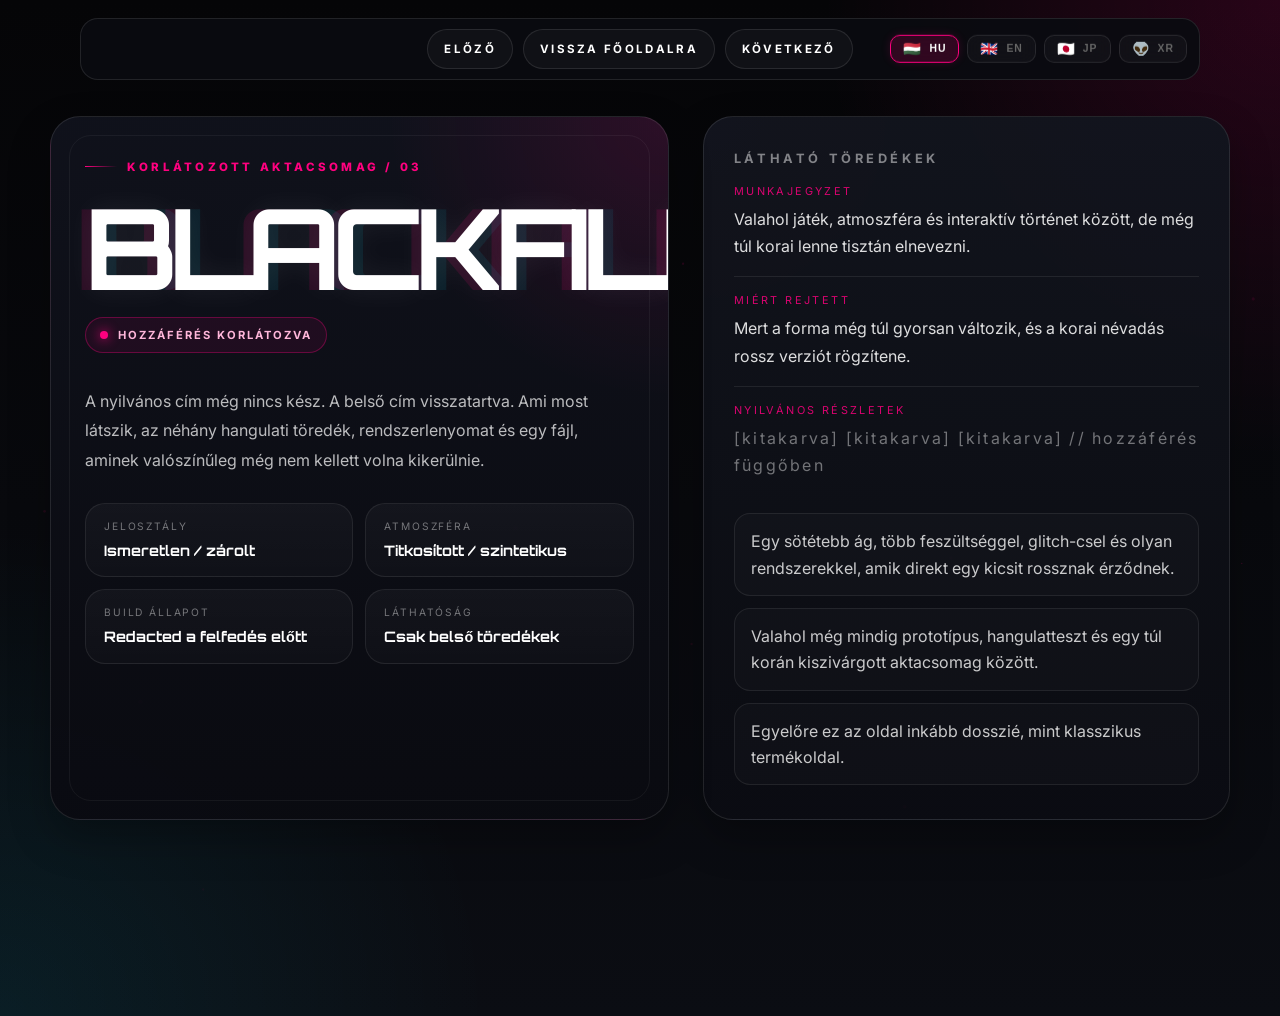
<file: public/projectx.html>
<!DOCTYPE html>
<html lang="hu">
<head>
    <meta charset="UTF-8">
    <meta name="viewport" content="width=device-width, initial-scale=1.0">
    <title>BLACKFILE | AltR Vision</title>
    <meta name="description" content="Redacted project file from AltR Vision.">
    <link rel="canonical" href="https://altrvision.com/projectx.html">
    <meta name="robots" content="index, follow">
    <link rel="icon" type="image/jpeg" href="assets/favicon.jpg">
    <link rel="preconnect" href="https://fonts.googleapis.com">
    <link rel="preconnect" href="https://fonts.gstatic.com" crossorigin>
    <link href="https://fonts.googleapis.com/css2?family=Inter:wght@400;500;700;800&family=Orbitron:wght@500;700;800&display=swap" rel="stylesheet">
    <style>
        :root {
            --accent: #ff007f;
            --accent-soft: rgba(255, 0, 127, 0.16);
            --border: rgba(255, 255, 255, 0.1);
            --bg: #050507;
            --panel: rgba(9, 10, 16, 0.84);
            --text-soft: rgba(255,255,255,0.72);
        }

        * { box-sizing: border-box; cursor: none !important; }

        body {
            margin: 0;
            min-height: 100vh;
            background:
                radial-gradient(circle at top right, rgba(255,0,127,0.14), transparent 28%),
                radial-gradient(circle at bottom left, rgba(0,229,255,0.08), transparent 30%),
                linear-gradient(180deg, #050507, #0b0d13);
            color: white;
            font-family: 'Inter', sans-serif;
            overflow-x: hidden;
        }

        #cursor {
            width: 22px;
            height: 22px;
            border: 2px solid var(--accent);
            border-radius: 50%;
            position: fixed;
            top: 0;
            left: 0;
            transform: translate3d(-50%, -50%, 0);
            pointer-events: none;
            z-index: 9999;
            box-shadow: 0 0 16px var(--accent);
            opacity: 0;
            transition: opacity 0.2s ease;
        }

        #particles {
            position: fixed;
            inset: 0;
            width: 100%;
            height: 100%;
            z-index: -1;
            pointer-events: none;
        }

        .topbar {
            position: fixed;
            top: 18px;
            left: 50%;
            transform: translateX(-50%);
            width: min(1120px, calc(100% - 24px));
            display: flex;
            align-items: center;
            justify-content: center;
            gap: 12px;
            padding: 10px 12px;
            border: 1px solid var(--border);
            border-radius: 18px;
            background: rgba(10, 11, 17, 0.92);
            z-index: 1000;
        }

        .topbar-nav {
            display: flex;
            align-items: center;
            justify-content: center;
            gap: 10px;
        }

        .lang-switcher {
            position: absolute;
            right: 12px;
            top: 50%;
            transform: translateY(-50%);
            display: flex;
            gap: 8px;
        }

        .nav-chip,
        .lang-btn {
            display: inline-flex;
            align-items: center;
            justify-content: center;
            min-height: 40px;
            padding: 0 16px;
            border-radius: 999px;
            border: 1px solid var(--border);
            background: rgba(255,255,255,0.03);
            color: white;
            text-decoration: none;
            font-size: 0.72rem;
            font-weight: 700;
            letter-spacing: 0.2em;
            text-transform: uppercase;
            transition: transform 0.25s ease, border-color 0.25s ease, color 0.25s ease, box-shadow 0.25s ease;
        }

        .nav-chip:hover,
        .lang-btn:hover {
            transform: translateY(-2px);
            border-color: var(--accent);
            color: #ffd5ec;
            box-shadow: 0 0 20px var(--accent-soft);
        }

        .lang-btn {
            display: inline-flex;
            align-items: center;
            justify-content: center;
            min-width: 42px;
            min-height: 0;
            padding: 6px 12px;
            border-radius: 10px;
            border: 1px solid var(--border);
            background: rgba(255,255,255,0.03);
            gap: 7px;
            color: #666;
            font-size: 0.65rem;
            font-weight: 700;
            line-height: 1;
            letter-spacing: 1px;
            text-transform: uppercase;
            backdrop-filter: blur(10px);
            transition: 0.4s;
        }

        .lang-flag {
            font-size: 0.9rem;
            line-height: 1;
            display: inline-flex;
            border-radius: 4px;
            overflow: hidden;
        }

        .lang-btn.active {
            color: white;
            border-color: var(--accent);
            background: var(--accent-soft);
            box-shadow: 0 0 10px var(--accent-soft);
        }

        .shell {
            width: min(1180px, calc(100% - 32px));
            margin: 116px auto 40px;
            display: grid;
            grid-template-columns: minmax(0, 1.08fr) minmax(320px, 0.92fr);
            gap: 34px;
        }

        .vault,
        .dossier {
            border: 1px solid var(--border);
            border-radius: 30px;
            background: var(--panel);
            overflow: hidden;
            box-shadow: 0 18px 42px rgba(0,0,0,0.28);
        }

        .vault {
            position: relative;
            min-height: 620px;
            padding: 34px;
            background:
                radial-gradient(circle at top right, rgba(255,0,127,0.12), transparent 30%),
                linear-gradient(180deg, rgba(16, 18, 28, 0.96), rgba(10, 11, 17, 0.96));
        }

        .vault::after {
            content: "";
            position: absolute;
            inset: 18px;
            border: 1px solid rgba(255,255,255,0.05);
            border-radius: 22px;
            pointer-events: none;
        }

        .eyebrow {
            display: inline-flex;
            align-items: center;
            gap: 10px;
            color: var(--accent);
            font-size: 0.72rem;
            letter-spacing: 0.28em;
            text-transform: uppercase;
            font-weight: 800;
        }

        .eyebrow::before {
            content: "";
            width: 32px;
            height: 1px;
            background: linear-gradient(90deg, var(--accent), transparent);
        }

        .codename {
            margin: 22px 0 10px;
            font-family: 'Orbitron', sans-serif;
            font-size: clamp(3.4rem, 9vw, 7rem);
            letter-spacing: -0.08em;
            line-height: 0.92;
            text-transform: uppercase;
            text-shadow:
                0 0 28px rgba(255,255,255,0.08),
                -10px 0 0 rgba(255,0,127,0.12),
                10px 0 0 rgba(0,229,255,0.08);
        }

        .status-badge {
            display: inline-flex;
            align-items: center;
            gap: 10px;
            margin: 8px 0 18px;
            padding: 10px 14px;
            border-radius: 999px;
            border: 1px solid rgba(255,0,127,0.32);
            background: rgba(255,0,127,0.08);
            color: #ffb7da;
            font-size: 0.7rem;
            font-weight: 700;
            letter-spacing: 0.18em;
            text-transform: uppercase;
        }

        .status-badge::before {
            content: "";
            width: 8px;
            height: 8px;
            border-radius: 50%;
            background: var(--accent);
            box-shadow: 0 0 12px var(--accent);
        }

        .lead {
            max-width: 56ch;
            color: var(--text-soft);
            font-size: 1rem;
            line-height: 1.85;
        }

        .redacted-grid {
            display: grid;
            grid-template-columns: repeat(2, minmax(0, 1fr));
            gap: 12px;
            margin-top: 28px;
        }

        .redacted-card {
            padding: 16px 18px;
            border-radius: 20px;
            border: 1px solid rgba(255,255,255,0.08);
            background: linear-gradient(180deg, rgba(255,255,255,0.035), rgba(255,255,255,0.02));
        }

        .redacted-card span {
            display: block;
            color: rgba(255,255,255,0.42);
            font-size: 0.64rem;
            letter-spacing: 0.18em;
            text-transform: uppercase;
            margin-bottom: 8px;
        }

        .redacted-card strong {
            display: block;
            font-family: 'Orbitron', sans-serif;
            font-size: 0.9rem;
            line-height: 1.4;
            color: white;
        }

        .dossier {
            padding: 34px 30px;
            background:
                linear-gradient(180deg, rgba(18, 21, 30, 0.94), rgba(11, 12, 18, 0.94)),
                radial-gradient(circle at top left, rgba(255,0,127,0.08), transparent 36%);
        }

        .dossier-title {
            margin: 0 0 18px;
            font-size: 0.8rem;
            letter-spacing: 0.28em;
            text-transform: uppercase;
            color: rgba(255,255,255,0.48);
        }

        .record {
            padding: 16px 0;
            border-top: 1px solid rgba(255,255,255,0.08);
        }

        .record:first-of-type {
            border-top: none;
            padding-top: 0;
        }

        .record-label {
            display: block;
            color: rgba(255,0,127,0.84);
            font-size: 0.68rem;
            letter-spacing: 0.22em;
            text-transform: uppercase;
            margin-bottom: 8px;
        }

        .record-value {
            color: rgba(255,255,255,0.86);
            line-height: 1.7;
        }

        .record-value.redacted {
            color: rgba(255,255,255,0.42);
            letter-spacing: 0.14em;
        }

        .fragment-list {
            display: grid;
            gap: 12px;
            margin-top: 18px;
        }

        .fragment {
            padding: 14px 16px;
            border-radius: 16px;
            border: 1px solid rgba(255,255,255,0.08);
            background: rgba(255,255,255,0.02);
            color: rgba(255,255,255,0.78);
            line-height: 1.65;
        }

        @media (max-width: 1040px) {
            .shell {
                grid-template-columns: 1fr;
            }
            .vault {
                min-height: auto;
            }
        }

        @media (max-width: 720px) {
            * { cursor: auto !important; }
            #cursor { display: none; }
            .topbar {
                top: 12px;
                width: calc(100% - 16px);
                padding: 8px;
                flex-wrap: wrap;
            }
            .topbar-nav {
                width: 100%;
                flex-wrap: wrap;
                justify-content: center;
            }
            .lang-switcher {
                position: static;
                transform: none;
                width: 100%;
                justify-content: center;
                margin-top: 6px;
            }
            .shell {
                width: calc(100% - 16px);
                margin-top: 132px;
                gap: 16px;
            }
            .vault,
            .dossier {
                border-radius: 24px;
            }
            .vault,
            .dossier {
                padding: 22px 18px;
            }
            .redacted-grid {
                grid-template-columns: 1fr;
            }
        }
    </style>
</head>
<body>
    <div id="cursor"></div>
    <canvas id="particles"></canvas>

    <nav class="topbar">
        <div class="topbar-nav">
            <a href="wayr.html" class="nav-chip" id="label-prev">Előző</a>
            <a href="index.html#projects" class="nav-chip" id="btn-home">Vissza főoldalra</a>
            <a href="gossipr.html" class="nav-chip" id="label-next">Következő</a>
        </div>
        <div class="lang-switcher">
            <button class="lang-btn" id="btn-hu" type="button"><span class="lang-flag">🇭🇺</span><span>HU</span></button>
            <button class="lang-btn" id="btn-en" type="button"><span class="lang-flag">🇬🇧</span><span>EN</span></button>
            <button class="lang-btn" id="btn-ja" type="button"><span class="lang-flag">🇯🇵</span><span>JP</span></button>
            <button class="lang-btn" id="btn-xr" type="button"><span class="lang-flag">👽</span><span>XR</span></button>
        </div>
    </nav>

    <main class="shell">
        <section class="vault">
            <div class="eyebrow" id="eyebrow">Restricted archive / 03</div>
            <h1 class="codename" id="codename">BLACKFILE</h1>
            <div class="status-badge" id="status-badge">Access restricted</div>
            <p class="lead" id="lead">The public title is not ready. The internal title is withheld. What remains visible is a set of mood fragments, system traces, and a file that clearly should not have been indexed yet.</p>

            <div class="redacted-grid">
                <div class="redacted-card">
                    <span id="meta-label-1">Signal class</span>
                    <strong id="meta-value-1">Unknown / locked</strong>
                </div>
                <div class="redacted-card">
                    <span id="meta-label-2">Atmosphere</span>
                    <strong id="meta-value-2">Encrypted / synthetic</strong>
                </div>
                <div class="redacted-card">
                    <span id="meta-label-3">Build state</span>
                    <strong id="meta-value-3">Redacted before reveal</strong>
                </div>
                <div class="redacted-card">
                    <span id="meta-label-4">Visibility</span>
                    <strong id="meta-value-4">Internal fragments only</strong>
                </div>
            </div>
        </section>

        <section class="dossier">
            <h2 class="dossier-title" id="dossier-title">Visible fragments</h2>

            <div class="record">
                <span class="record-label" id="record-label-1">Working note</span>
                <div class="record-value" id="record-value-1">Somewhere between game, atmosphere, and interactive fiction, but still too early to call cleanly.</div>
            </div>

            <div class="record">
                <span class="record-label" id="record-label-2">Why it is hidden</span>
                <div class="record-value" id="record-value-2">Because the form is still changing fast, and naming it too early would lock the wrong version in place.</div>
            </div>

            <div class="record">
                <span class="record-label" id="record-label-3">Public details</span>
                <div class="record-value redacted" id="record-value-3">[redacted] [redacted] [redacted] // access pending</div>
            </div>

            <div class="fragment-list">
                <div class="fragment" id="fragment-1">A darker branch with more room for tension, glitches, and systems that feel slightly wrong on purpose.</div>
                <div class="fragment" id="fragment-2">Still somewhere between prototype, mood test, and a file that probably escaped the vault too soon.</div>
                <div class="fragment" id="fragment-3">For now, this page stays closer to a dossier than a product page.</div>
            </div>
        </section>
    </main>

    <script>
        const translations = {
            hu: {
                title: "BLACKFILE | AltR Vision",
                eyebrow: "Korlátozott aktacsomag / 03",
                prev: "Előző",
                home: "Vissza főoldalra",
                next: "Következő",
                codename: "BLACKFILE",
                status: "Hozzáférés korlátozva",
                lead: "A nyilvános cím még nincs kész. A belső cím visszatartva. Ami most látszik, az néhány hangulati töredék, rendszerlenyomat és egy fájl, aminek valószínűleg még nem kellett volna kikerülnie.",
                metaLabel1: "Jelosztály",
                metaValue1: "Ismeretlen / zárolt",
                metaLabel2: "Atmoszféra",
                metaValue2: "Titkosított / szintetikus",
                metaLabel3: "Build állapot",
                metaValue3: "Redacted a felfedés előtt",
                metaLabel4: "Láthatóság",
                metaValue4: "Csak belső töredékek",
                dossierTitle: "Látható töredékek",
                recordLabel1: "Munkajegyzet",
                recordValue1: "Valahol játék, atmoszféra és interaktív történet között, de még túl korai lenne tisztán elnevezni.",
                recordLabel2: "Miért rejtett",
                recordValue2: "Mert a forma még túl gyorsan változik, és a korai névadás rossz verziót rögzítene.",
                recordLabel3: "Nyilvános részletek",
                recordValue3: "[kitakarva] [kitakarva] [kitakarva] // hozzáférés függőben",
                fragment1: "Egy sötétebb ág, több feszültséggel, glitch-csel és olyan rendszerekkel, amik direkt egy kicsit rossznak érződnek.",
                fragment2: "Valahol még mindig prototípus, hangulatteszt és egy túl korán kiszivárgott aktacsomag között.",
                fragment3: "Egyelőre ez az oldal inkább dosszié, mint klasszikus termékoldal."
            },
            en: {
                title: "BLACKFILE | AltR Vision",
                eyebrow: "Restricted archive / 03",
                prev: "Previous",
                home: "Back to Home",
                next: "Next",
                codename: "BLACKFILE",
                status: "Access restricted",
                lead: "The public title is not ready. The internal title is withheld. What remains visible is a set of mood fragments, system traces, and a file that clearly should not have been indexed yet.",
                metaLabel1: "Signal class",
                metaValue1: "Unknown / locked",
                metaLabel2: "Atmosphere",
                metaValue2: "Encrypted / synthetic",
                metaLabel3: "Build state",
                metaValue3: "Redacted before reveal",
                metaLabel4: "Visibility",
                metaValue4: "Internal fragments only",
                dossierTitle: "Visible fragments",
                recordLabel1: "Working note",
                recordValue1: "Somewhere between game, atmosphere, and interactive fiction, but still too early to call cleanly.",
                recordLabel2: "Why it is hidden",
                recordValue2: "Because the form is still changing fast, and naming it too early would lock the wrong version in place.",
                recordLabel3: "Public details",
                recordValue3: "[redacted] [redacted] [redacted] // access pending",
                fragment1: "A darker branch with more room for tension, glitches, and systems that feel slightly wrong on purpose.",
                fragment2: "Still somewhere between prototype, mood test, and a file that probably escaped the vault too soon.",
                fragment3: "For now, this page stays closer to a dossier than a product page."
            },
            ja: {
                title: "BLACKFILE | AltR Vision",
                eyebrow: "制限付きアーカイブ / 03",
                prev: "前へ",
                home: "ホームへ戻る",
                next: "次へ",
                codename: "BLACKFILE",
                status: "アクセス制限中",
                lead: "公開名はまだありません。内部名も伏せられています。今見えているのは、雰囲気の断片とシステムの痕跡、そして本来まだ索引に載るべきではなかったファイルだけです。",
                metaLabel1: "信号分類",
                metaValue1: "Unknown / locked",
                metaLabel2: "空気感",
                metaValue2: "Encrypted / synthetic",
                metaLabel3: "ビルド状態",
                metaValue3: "公開前に秘匿",
                metaLabel4: "可視範囲",
                metaValue4: "内部断片のみ",
                dossierTitle: "可視断片",
                recordLabel1: "作業メモ",
                recordValue1: "ゲーム、空気感、インタラクティブな物語の中間にあるが、まだ明確に名前を付けるには早すぎる。",
                recordLabel2: "なぜ隠しているか",
                recordValue2: "まだ形が速く変わっていて、早すぎる命名が間違った版を固定してしまうから。",
                recordLabel3: "公開情報",
                recordValue3: "[redacted] [redacted] [redacted] // access pending",
                fragment1: "より暗く、緊張感とグリッチが強く、わざと少しおかしく感じるシステムの枝。",
                fragment2: "まだプロトタイプ、雰囲気テスト、そして早く漏れすぎたファイルの中間にある。",
                fragment3: "今のところ、このページは製品ページよりもドシエに近い。"
            }
        };

        const alienGlyphMap = {
            a: "∆", A: "∆", b: "β", B: "β", c: "Ↄ", C: "Ↄ", d: "◧", D: "◧", e: "Ξ", E: "Ξ",
            f: "Ϝ", F: "Ϝ", g: "Ǥ", G: "Ǥ", h: "Ħ", H: "Ħ", i: "ı", I: "ı", j: "ʝ", J: "ʝ",
            k: "Ҡ", K: "Ҡ", l: "⟂", L: "⟂", m: "Ɱ", M: "Ɱ", n: "Ŋ", N: "Ŋ", o: "⊘", O: "⊘",
            p: "Ҏ", P: "Ҏ", q: "Ҩ", Q: "Ҩ", r: "Ɽ", R: "Ɽ", s: "Ϟ", S: "Ϟ", t: "Ŧ", T: "Ŧ",
            u: "⋃", U: "⋃", v: "⋎", V: "⋎", w: "Ψ", W: "Ψ", x: "Ӿ", X: "Ӿ", y: "Ұ", Y: "Ұ", z: "Ȥ", Z: "Ȥ",
            0: "◌", 1: "⟊", 2: "ᒿ", 3: "Ӡ", 4: "ϟ", 5: "Ϭ", 6: "Ⳓ", 7: "⌁", 8: "∞", 9: "ϴ"
        };

        function alienizeString(value) {
            return value.split(/(<[^>]+>)/g).map((chunk) => {
                if (chunk.startsWith("<") && chunk.endsWith(">")) return chunk;
                return chunk.replace(/[A-Za-z0-9]/g, (char) => alienGlyphMap[char] || char);
            }).join("");
        }

        function alienizeDeep(value) {
            if (Array.isArray(value)) return value.map(alienizeDeep);
            if (value && typeof value === "object") return Object.fromEntries(Object.entries(value).map(([key, item]) => [key, alienizeDeep(item)]));
            if (typeof value === "string") return alienizeString(value);
            return value;
        }

        translations.xr = alienizeDeep(translations.en);

        const savedLang = localStorage.getItem("selectedLang");
        let currentLang = ["hu", "en", "ja", "xr"].includes(savedLang) ? savedLang : "hu";

        function renderPage() {
            const copy = translations[currentLang];
            document.title = copy.title;
            document.documentElement.lang = currentLang;
            document.getElementById("label-prev").textContent = copy.prev;
            document.getElementById("btn-home").textContent = copy.home;
            document.getElementById("label-next").textContent = copy.next;
            document.getElementById("eyebrow").textContent = copy.eyebrow;
            document.getElementById("codename").textContent = copy.codename;
            document.getElementById("status-badge").textContent = copy.status;
            document.getElementById("lead").textContent = copy.lead;
            document.getElementById("meta-label-1").textContent = copy.metaLabel1;
            document.getElementById("meta-value-1").textContent = copy.metaValue1;
            document.getElementById("meta-label-2").textContent = copy.metaLabel2;
            document.getElementById("meta-value-2").textContent = copy.metaValue2;
            document.getElementById("meta-label-3").textContent = copy.metaLabel3;
            document.getElementById("meta-value-3").textContent = copy.metaValue3;
            document.getElementById("meta-label-4").textContent = copy.metaLabel4;
            document.getElementById("meta-value-4").textContent = copy.metaValue4;
            document.getElementById("dossier-title").textContent = copy.dossierTitle;
            document.getElementById("record-label-1").textContent = copy.recordLabel1;
            document.getElementById("record-value-1").textContent = copy.recordValue1;
            document.getElementById("record-label-2").textContent = copy.recordLabel2;
            document.getElementById("record-value-2").textContent = copy.recordValue2;
            document.getElementById("record-label-3").textContent = copy.recordLabel3;
            document.getElementById("record-value-3").textContent = copy.recordValue3;
            document.getElementById("fragment-1").textContent = copy.fragment1;
            document.getElementById("fragment-2").textContent = copy.fragment2;
            document.getElementById("fragment-3").textContent = copy.fragment3;
            document.getElementById("btn-hu").classList.toggle("active", currentLang === "hu");
            document.getElementById("btn-en").classList.toggle("active", currentLang === "en");
            document.getElementById("btn-ja").classList.toggle("active", currentLang === "ja");
            document.getElementById("btn-xr").classList.toggle("active", currentLang === "xr");
        }

        ["hu", "en", "ja", "xr"].forEach((lang) => {
            document.getElementById(`btn-${lang}`).addEventListener("click", () => {
                currentLang = lang;
                localStorage.setItem("selectedLang", lang);
                renderPage();
            });
        });

        renderPage();

        const cursor = document.getElementById("cursor");
        let mouseX = -100;
        let mouseY = -100;
        let hasMoved = false;

        document.addEventListener("mousemove", (event) => {
            mouseX = event.clientX;
            mouseY = event.clientY;
            if (!hasMoved) {
                hasMoved = true;
                cursor.style.opacity = "1";
            }
            if (window.innerWidth > 720) {
                cursor.style.transform = `translate3d(${mouseX}px, ${mouseY}px, 0) translate(-50%, -50%)`;
            }
        });

        const canvas = document.getElementById("particles");
        const ctx = canvas.getContext("2d");
        let particles = [];

        function initParticles() {
            canvas.width = window.innerWidth;
            canvas.height = window.innerHeight;
            particles = Array.from({ length: 24 }, () => ({
                x: Math.random() * canvas.width,
                y: Math.random() * canvas.height,
                size: Math.random() * 1.6 + 0.6,
                speedX: (Math.random() - 0.5) * 0.14,
                speedY: (Math.random() - 0.5) * 0.14,
                opacity: Math.random()
            }));
        }

        function drawParticles() {
            ctx.clearRect(0, 0, canvas.width, canvas.height);
            particles.forEach((particle) => {
                particle.x += particle.speedX;
                particle.y += particle.speedY;
                if (particle.x > canvas.width) particle.x = 0;
                if (particle.x < 0) particle.x = canvas.width;
                if (particle.y > canvas.height) particle.y = 0;
                if (particle.y < 0) particle.y = canvas.height;
                ctx.fillStyle = `rgba(255, 0, 127, ${particle.opacity * 0.28})`;
                ctx.beginPath();
                ctx.arc(particle.x, particle.y, particle.size, 0, Math.PI * 2);
                ctx.fill();
            });
            requestAnimationFrame(drawParticles);
        }

        window.addEventListener("resize", initParticles);
        initParticles();
        drawParticles();
    </script>
</body>
</html>
</file>
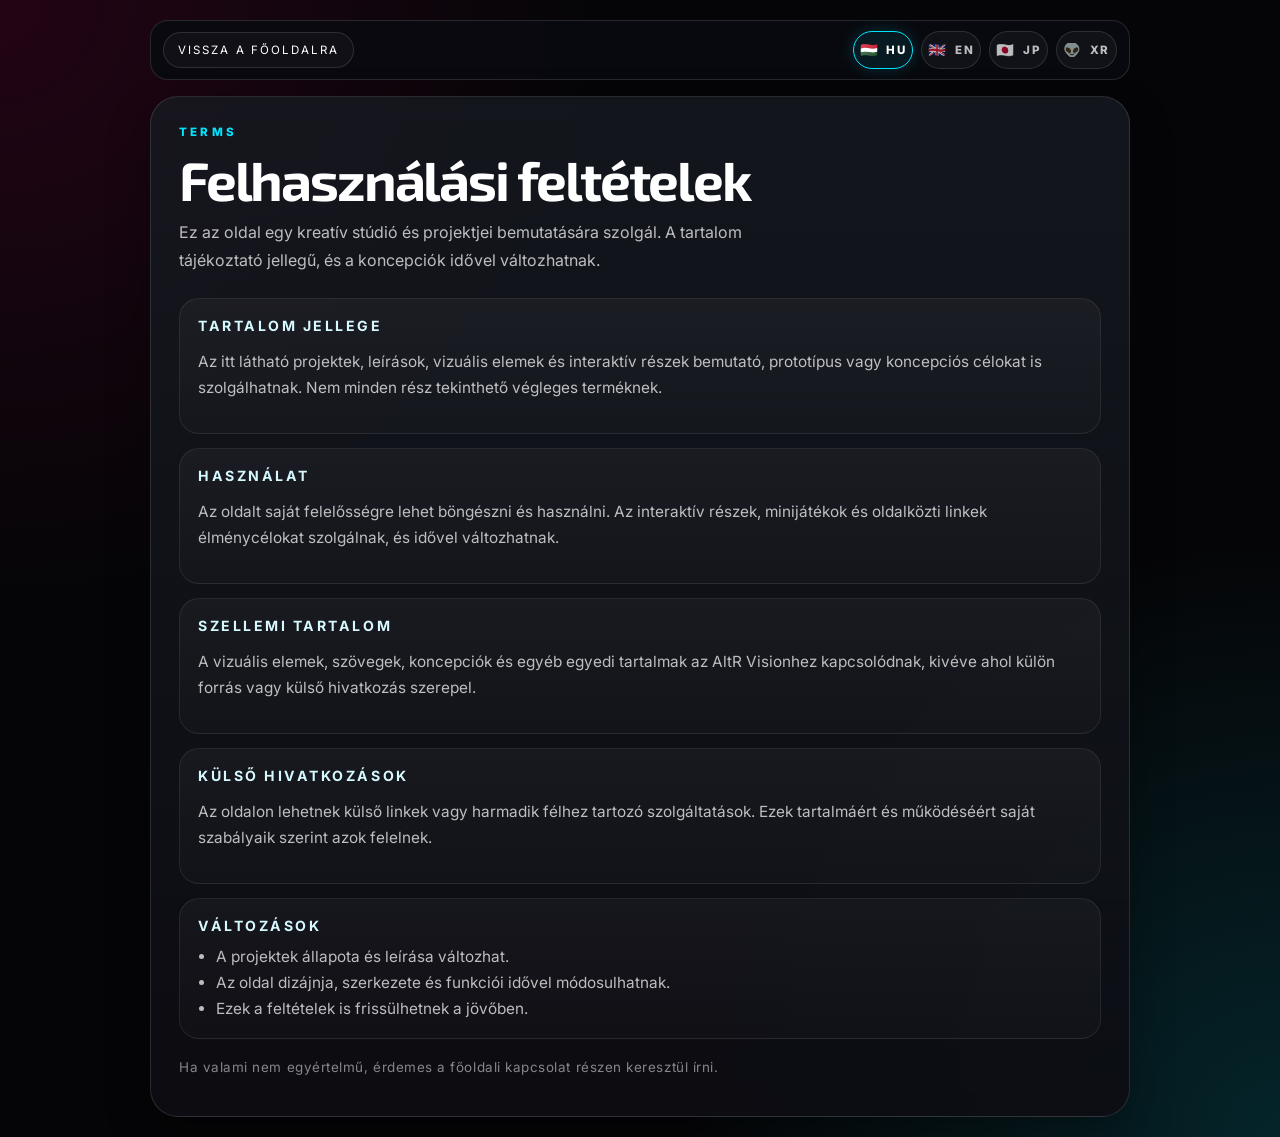
<file: public/terms.html>
<!DOCTYPE html>
<html lang="hu">
<head>
    <meta charset="UTF-8">
    <meta name="viewport" content="width=device-width, initial-scale=1.0">
    <title>Felhasználási feltételek | AltR Vision</title>
    <meta name="description" content="AltR Vision felhasználási feltételek.">
    <link rel="canonical" href="https://altrvision.com/terms.html">
    <meta name="robots" content="index, follow">
    <link rel="icon" type="image/jpeg" href="assets/favicon.jpg">
    <link rel="preconnect" href="https://fonts.googleapis.com">
    <link rel="preconnect" href="https://fonts.gstatic.com" crossorigin>
    <link href="https://fonts.googleapis.com/css2?family=Inter:wght@400;500;700;800&family=Exo+2:wght@500;700;800&display=swap" rel="stylesheet">
    <style>
        :root {
            --bg: #050507;
            --cyan: #00e5ff;
            --pink: #ff007f;
            --glass: rgba(255,255,255,0.05);
            --border: rgba(255,255,255,0.12);
            --soft: rgba(255,255,255,0.72);
        }

        * { box-sizing: border-box; }
        body {
            margin: 0;
            min-height: 100vh;
            padding: 20px;
            background:
                radial-gradient(circle at top left, rgba(255,0,127,0.12), transparent 35%),
                radial-gradient(circle at bottom right, rgba(0,229,255,0.14), transparent 35%),
                var(--bg);
            color: white;
            font-family: 'Inter', sans-serif;
        }
        .shell { width: min(980px, 100%); margin: 0 auto; }
        .topbar {
            display: flex;
            align-items: center;
            justify-content: space-between;
            gap: 12px;
            margin-bottom: 16px;
            padding: 10px 12px;
            border: 1px solid var(--border);
            border-radius: 18px;
            background: rgba(10, 11, 17, 0.88);
        }
        .back-link {
            color: white;
            text-decoration: none;
            font-size: 0.72rem;
            letter-spacing: 0.18em;
            text-transform: uppercase;
            border: 1px solid var(--border);
            border-radius: 999px;
            padding: 10px 14px;
            background: rgba(255,255,255,0.03);
        }
        .lang-switcher { display: flex; gap: 8px; }
        .lang-btn {
            min-width: 44px;
            height: 38px;
            border-radius: 999px;
            border: 1px solid var(--border);
            background: rgba(255,255,255,0.04);
            color: rgba(255,255,255,0.72);
            font: inherit;
            font-size: 0.72rem;
            font-weight: 800;
            letter-spacing: 0.14em;
            text-transform: uppercase;
            display: inline-flex;
            align-items: center;
            justify-content: center;
            gap: 7px;
        }
        .lang-btn.active {
            color: white;
            border-color: var(--cyan);
            background: rgba(0,229,255,0.08);
            box-shadow: 0 0 16px rgba(0,229,255,0.18);
        }
        .lang-flag { font-size: 0.9rem; line-height: 1; display: inline-flex; border-radius: 4px; overflow: hidden; }
        .panel {
            padding: 28px;
            border: 1px solid var(--border);
            border-radius: 28px;
            background:
                linear-gradient(180deg, rgba(20, 24, 31, 0.82), rgba(12, 12, 18, 0.9)),
                var(--glass);
            box-shadow: 0 18px 44px rgba(0,0,0,0.3);
        }
        .kicker {
            color: var(--cyan);
            font-size: 0.72rem;
            letter-spacing: 0.28em;
            text-transform: uppercase;
            font-weight: 800;
        }
        h1 {
            margin: 14px 0 12px;
            font-family: 'Exo 2', sans-serif;
            font-size: clamp(2rem, 5vw, 3.4rem);
            line-height: 1;
            letter-spacing: -0.04em;
        }
        .lead {
            margin: 0 0 24px;
            color: var(--soft);
            line-height: 1.7;
            font-size: 1rem;
            max-width: 64ch;
        }
        .grid { display: grid; gap: 14px; }
        .block {
            padding: 18px 18px 16px;
            border-radius: 20px;
            border: 1px solid rgba(255,255,255,0.08);
            background: linear-gradient(180deg, rgba(255,255,255,0.04), rgba(255,255,255,0.02));
        }
        .block h2 {
            margin: 0 0 8px;
            font-size: 0.88rem;
            letter-spacing: 0.18em;
            text-transform: uppercase;
            color: #d6f8ff;
        }
        .block p, .block li {
            color: var(--soft);
            line-height: 1.7;
            font-size: 0.96rem;
        }
        .block ul { margin: 10px 0 0 18px; padding: 0; }
        .footer-note {
            margin-top: 20px;
            color: rgba(255,255,255,0.5);
            font-size: 0.84rem;
            letter-spacing: 0.04em;
        }
        @media (max-width: 720px) {
            body { padding: 12px; }
            .topbar { flex-direction: column; align-items: stretch; }
            .lang-switcher { justify-content: flex-start; flex-wrap: wrap; }
            .panel { padding: 20px 16px; }
            .block { padding: 16px 14px 14px; }
        }
    </style>
</head>
<body>
    <div class="shell">
        <div class="topbar">
            <a href="index.html#contact" class="back-link" id="back-link">Vissza a főoldalra</a>
            <div class="lang-switcher">
                <button class="lang-btn active" id="btn-hu" type="button"><span class="lang-flag">🇭🇺</span><span>HU</span></button>
                <button class="lang-btn" id="btn-en" type="button"><span class="lang-flag">🇬🇧</span><span>EN</span></button>
                <button class="lang-btn" id="btn-ja" type="button"><span class="lang-flag">🇯🇵</span><span>JP</span></button>
                <button class="lang-btn" id="btn-xr" type="button"><span class="lang-flag">👽</span><span>XR</span></button>
            </div>
        </div>

        <main class="panel">
            <div class="kicker" id="kicker">TERMS</div>
            <h1 id="title">Felhasználási feltételek</h1>
            <p class="lead" id="lead">Ez az oldal egy kreatív stúdió és projektjei bemutatására szolgál. A tartalom tájékoztató jellegű, és a koncepciók idővel változhatnak.</p>

            <section class="grid">
                <div class="block">
                    <h2 id="section-1-title">Tartalom jellege</h2>
                    <p id="section-1-copy">Az itt látható projektek, leírások, vizuális elemek és interaktív részek bemutató, prototípus vagy koncepciós célokat is szolgálhatnak. Nem minden rész tekinthető végleges terméknek.</p>
                </div>

                <div class="block">
                    <h2 id="section-2-title">Használat</h2>
                    <p id="section-2-copy">Az oldalt saját felelősségre lehet böngészni és használni. Az interaktív részek, minijátékok és oldalközti linkek élménycélokat szolgálnak, és idővel változhatnak.</p>
                </div>

                <div class="block">
                    <h2 id="section-3-title">Szellemi tartalom</h2>
                    <p id="section-3-copy">A vizuális elemek, szövegek, koncepciók és egyéb egyedi tartalmak az AltR Visionhez kapcsolódnak, kivéve ahol külön forrás vagy külső hivatkozás szerepel.</p>
                </div>

                <div class="block">
                    <h2 id="section-4-title">Külső hivatkozások</h2>
                    <p id="section-4-copy">Az oldalon lehetnek külső linkek vagy harmadik félhez tartozó szolgáltatások. Ezek tartalmáért és működéséért saját szabályaik szerint azok felelnek.</p>
                </div>

                <div class="block">
                    <h2 id="section-5-title">Változások</h2>
                    <ul id="section-5-list">
                        <li>A projektek állapota és leírása változhat.</li>
                        <li>Az oldal dizájnja, szerkezete és funkciói idővel módosulhatnak.</li>
                        <li>Ezek a feltételek is frissülhetnek a jövőben.</li>
                    </ul>
                </div>
            </section>

            <p class="footer-note" id="footer-note">Ha valami nem egyértelmű, érdemes a főoldali kapcsolat részen keresztül írni.</p>
        </main>
    </div>

    <script>
        const translations = {
            hu: {
                title: "Felhasználási feltételek",
                kicker: "TERMS",
                back: "Vissza a főoldalra",
                lead: "Ez az oldal egy kreatív stúdió és projektjei bemutatására szolgál. A tartalom tájékoztató jellegű, és a koncepciók idővel változhatnak.",
                s1t: "Tartalom jellege",
                s1c: "Az itt látható projektek, leírások, vizuális elemek és interaktív részek bemutató, prototípus vagy koncepciós célokat is szolgálhatnak. Nem minden rész tekinthető végleges terméknek.",
                s2t: "Használat",
                s2c: "Az oldalt saját felelősségre lehet böngészni és használni. Az interaktív részek, minijátékok és oldalközti linkek élménycélokat szolgálnak, és idővel változhatnak.",
                s3t: "Szellemi tartalom",
                s3c: "A vizuális elemek, szövegek, koncepciók és egyéb egyedi tartalmak az AltR Visionhez kapcsolódnak, kivéve ahol külön forrás vagy külső hivatkozás szerepel.",
                s4t: "Külső hivatkozások",
                s4c: "Az oldalon lehetnek külső linkek vagy harmadik félhez tartozó szolgáltatások. Ezek tartalmáért és működéséért saját szabályaik szerint azok felelnek.",
                s5t: "Változások",
                s5l: [
                    "A projektek állapota és leírása változhat.",
                    "Az oldal dizájnja, szerkezete és funkciói idővel módosulhatnak.",
                    "Ezek a feltételek is frissülhetnek a jövőben."
                ],
                foot: "Ha valami nem egyértelmű, érdemes a főoldali kapcsolat részen keresztül írni."
            },
            en: {
                title: "Terms of Use",
                kicker: "TERMS",
                back: "Back to home",
                lead: "This site exists to present a creative studio and its projects. The content is informational, and concepts may change over time.",
                s1t: "Nature of the content",
                s1c: "Projects, descriptions, visual elements, and interactive parts shown here may also serve showcase, prototype, or concept purposes. Not every element should be treated as a final product.",
                s2t: "Use of the site",
                s2c: "You may browse and use the site at your own discretion. Interactive parts, mini-games, and cross-page links are built for experience and may evolve over time.",
                s3t: "Intellectual content",
                s3c: "Visuals, text, concepts, and other original elements belong to AltR Vision unless a separate source or external reference is explicitly shown.",
                s4t: "External links",
                s4c: "The site may include external links or third-party services. Those destinations remain subject to their own rules and responsibilities.",
                s5t: "Changes",
                s5l: [
                    "Project status and descriptions may change.",
                    "The site's design, structure, and features may be updated over time.",
                    "These terms may also be revised in the future."
                ],
                foot: "If something is unclear, the best route is still the contact section on the main page."
            },
            ja: {
                title: "利用規約",
                kicker: "TERMS",
                back: "トップへ戻る",
                lead: "このサイトはクリエイティブスタジオとそのプロジェクトを紹介するためのものです。内容は案内用であり、コンセプトは今後変わる可能性があります。",
                s1t: "掲載内容について",
                s1c: "ここに掲載されているプロジェクト、説明、ビジュアル要素、インタラクティブ要素は、ショーケース、試作、またはコンセプト目的を兼ねる場合があります。すべてが完成版の製品を意味するものではありません。",
                s2t: "利用について",
                s2c: "このサイトは利用者自身の判断で閲覧・利用できます。インタラクティブ要素、ミニゲーム、ページ間リンクは体験の一部として提供され、今後変更される場合があります。",
                s3t: "知的コンテンツ",
                s3c: "ビジュアル、文章、コンセプト、その他の独自要素は、別途ソースや外部参照が明記されていない限り、AltR Visionに関連します。",
                s4t: "外部リンク",
                s4c: "このサイトには外部リンクや第三者サービスが含まれる場合があります。それらの内容や運用は、それぞれのルールと責任のもとにあります。",
                s5t: "変更について",
                s5l: [
                    "プロジェクトの状態や説明は変更される場合があります。",
                    "サイトのデザイン、構造、機能は今後更新される場合があります。",
                    "この利用条件も将来的に改訂される場合があります。"
                ],
                foot: "不明点がある場合は、メインページの連絡セクションからお問い合わせください。"
            }
        };

        const alienGlyphMap = {
            a: "∆", A: "∆", b: "β", B: "β", c: "Ↄ", C: "Ↄ", d: "◧", D: "◧", e: "Ξ", E: "Ξ",
            f: "Ϝ", F: "Ϝ", g: "Ǥ", G: "Ǥ", h: "Ħ", H: "Ħ", i: "ı", I: "ı", j: "ʝ", J: "ʝ",
            k: "Ҡ", K: "Ҡ", l: "⟂", L: "⟂", m: "Ɱ", M: "Ɱ", n: "Ŋ", N: "Ŋ", o: "⊘", O: "⊘",
            p: "Ҏ", P: "Ҏ", q: "Ҩ", Q: "Ҩ", r: "Ɽ", R: "Ɽ", s: "Ϟ", S: "Ϟ", t: "Ŧ", T: "Ŧ",
            u: "⋃", U: "⋃", v: "⋎", V: "⋎", w: "Ψ", W: "Ψ", x: "Ӿ", X: "Ӿ", y: "Ұ", Y: "Ұ", z: "Ȥ", Z: "Ȥ",
            0: "◌", 1: "⟊", 2: "ᒿ", 3: "Ӡ", 4: "ϟ", 5: "Ϭ", 6: "Ⳓ", 7: "⌁", 8: "∞", 9: "ϴ"
        };
        function alienizeString(value) {
            return value.split(/(<[^>]+>)/g).map((chunk) => {
                if (chunk.startsWith("<") && chunk.endsWith(">")) return chunk;
                return chunk.replace(/[A-Za-z0-9]/g, (char) => alienGlyphMap[char] || char);
            }).join("");
        }
        function alienizeDeep(value) {
            if (Array.isArray(value)) return value.map(alienizeDeep);
            if (value && typeof value === "object") return Object.fromEntries(Object.entries(value).map(([key, item]) => [key, alienizeDeep(item)]));
            if (typeof value === "string") return alienizeString(value);
            return value;
        }
        translations.xr = alienizeDeep(translations.en);

        const supported = ["hu", "en", "ja", "xr"];
        let currentLang = supported.includes(localStorage.getItem("selectedLang")) ? localStorage.getItem("selectedLang") : "hu";

        function setLang(lang) {
            currentLang = lang;
            localStorage.setItem("selectedLang", lang);
            document.documentElement.lang = lang;
            document.title = `${translations[lang].title} | AltR Vision`;
            document.getElementById("kicker").textContent = translations[lang].kicker;
            document.getElementById("title").textContent = translations[lang].title;
            document.getElementById("back-link").textContent = translations[lang].back;
            document.getElementById("lead").textContent = translations[lang].lead;
            document.getElementById("section-1-title").textContent = translations[lang].s1t;
            document.getElementById("section-1-copy").textContent = translations[lang].s1c;
            document.getElementById("section-2-title").textContent = translations[lang].s2t;
            document.getElementById("section-2-copy").textContent = translations[lang].s2c;
            document.getElementById("section-3-title").textContent = translations[lang].s3t;
            document.getElementById("section-3-copy").textContent = translations[lang].s3c;
            document.getElementById("section-4-title").textContent = translations[lang].s4t;
            document.getElementById("section-4-copy").textContent = translations[lang].s4c;
            document.getElementById("section-5-title").textContent = translations[lang].s5t;
            document.getElementById("section-5-list").innerHTML = translations[lang].s5l.map(item => `<li>${item}</li>`).join("");
            document.getElementById("footer-note").textContent = translations[lang].foot;
            document.querySelectorAll(".lang-btn").forEach(btn => btn.classList.remove("active"));
            document.getElementById(`btn-${lang}`).classList.add("active");
        }

        document.getElementById("btn-hu").addEventListener("click", () => setLang("hu"));
        document.getElementById("btn-en").addEventListener("click", () => setLang("en"));
        document.getElementById("btn-ja").addEventListener("click", () => setLang("ja"));
        document.getElementById("btn-xr").addEventListener("click", () => setLang("xr"));
        setLang(currentLang);
    </script>
</body>
</html>
</file>
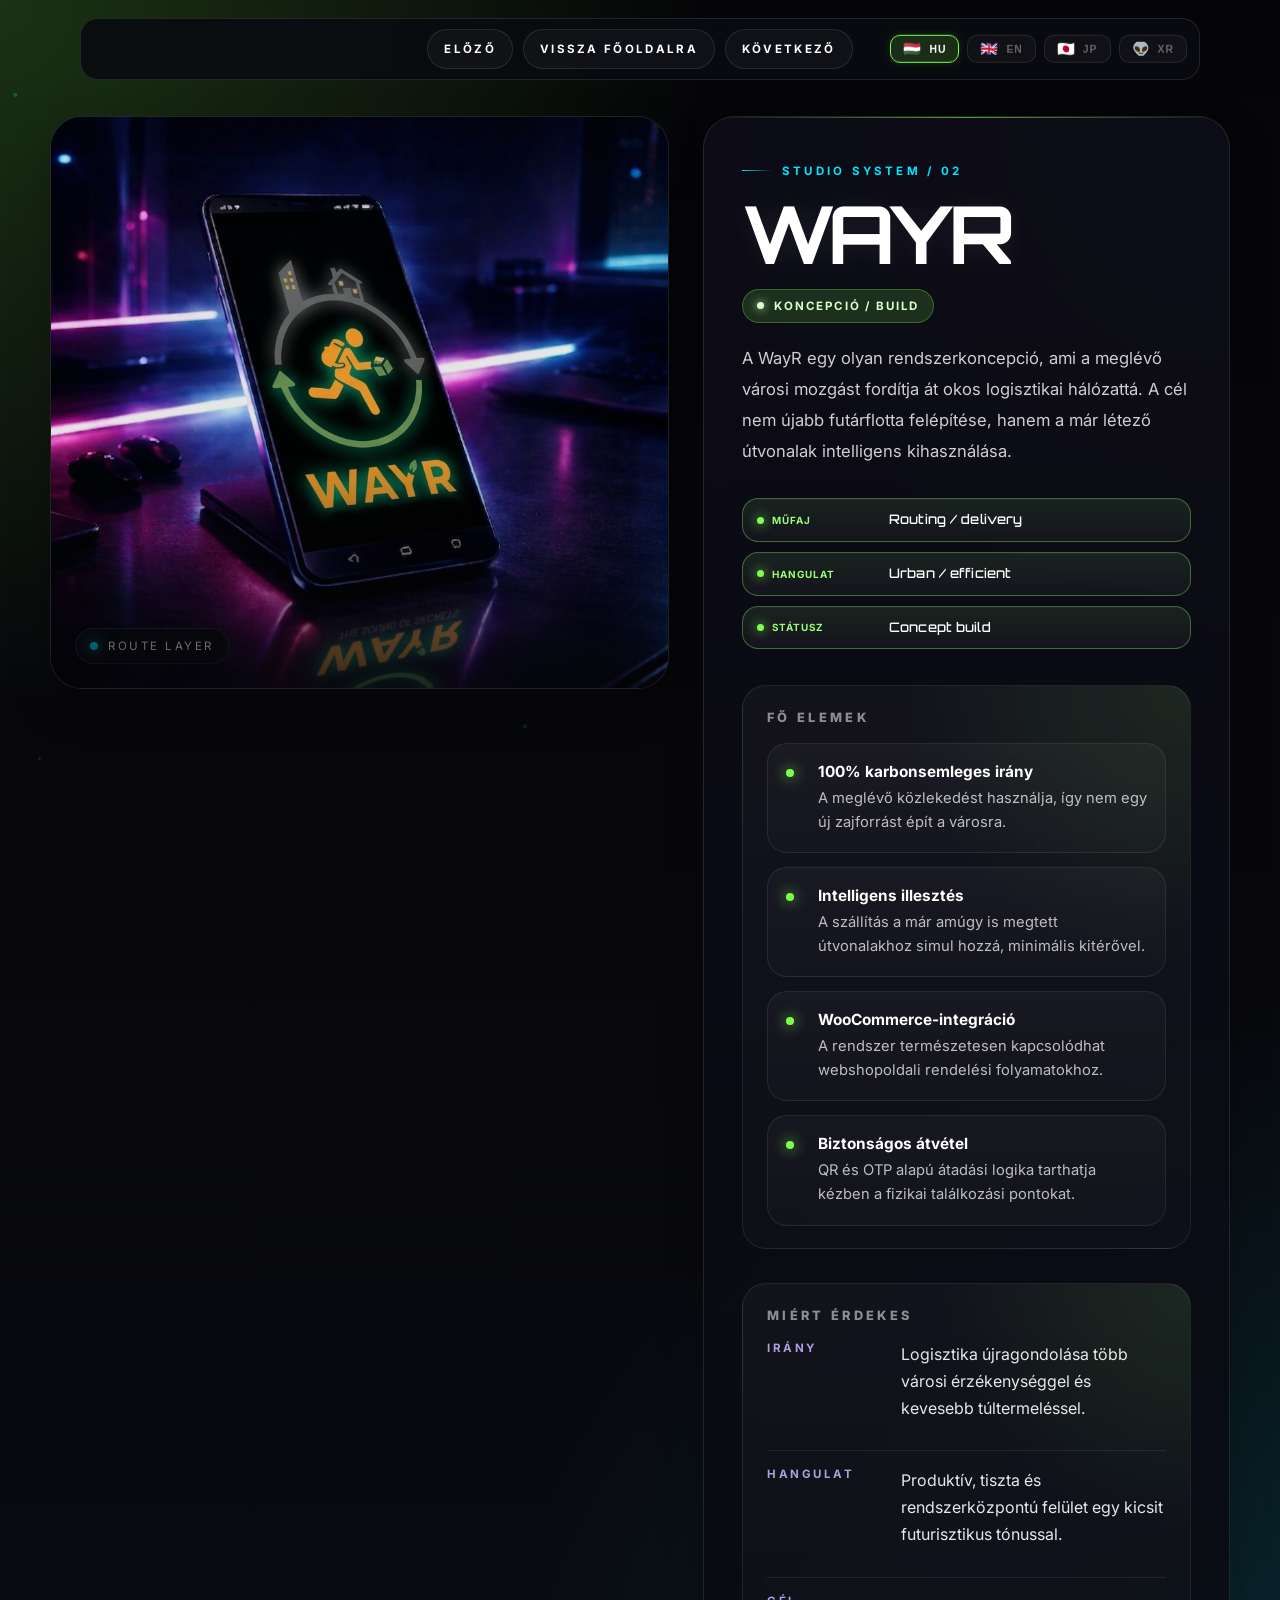
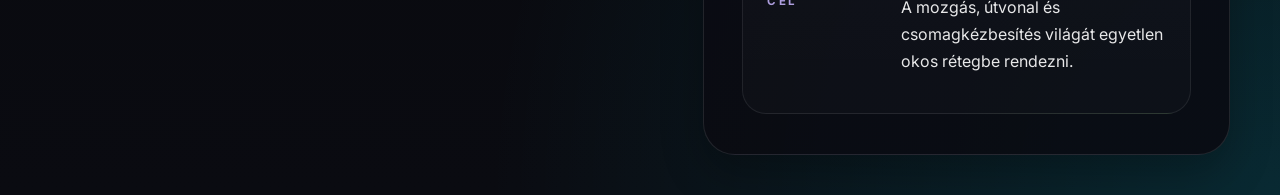
<file: public/wayr.html>
<!DOCTYPE html>
<html lang="hu">
<head>
    <meta charset="UTF-8">
    <meta name="viewport" content="width=device-width, initial-scale=1.0">
    <title>WayR | AltR Vision</title>
    <meta name="description" id="meta-description" content="WayR is an AltR Vision logistics concept exploring commuter-powered package delivery, urban routing, and greener movement systems.">
    <link rel="canonical" href="https://altrvision.com/wayr.html">
    <meta name="robots" content="index, follow">
    <meta property="og:title" id="meta-og-title" content="WayR | AltR Vision">
    <meta property="og:description" id="meta-og-description" content="A mobility-driven delivery concept shaped around existing routes, lower waste, and a cleaner system layer.">
    <meta property="og:type" content="website">
    <meta property="og:image" content="assets/wayrbrand.png">
    <meta name="twitter:card" content="summary_large_image">
    <meta name="twitter:title" id="meta-twitter-title" content="WayR | AltR Vision">
    <meta name="twitter:description" id="meta-twitter-description" content="A mobility-driven delivery concept shaped around existing routes, lower waste, and a cleaner system layer.">
    <meta name="twitter:image" content="assets/wayrbrand.png">
    <link rel="icon" type="image/jpeg" href="assets/favicon.jpg">
    <link rel="preconnect" href="https://fonts.googleapis.com">
    <link rel="preconnect" href="https://fonts.gstatic.com" crossorigin>
    <link href="https://fonts.googleapis.com/css2?family=Inter:wght@400;500;700;800&family=Orbitron:wght@500;700&display=swap" rel="stylesheet">
    <style>
        :root {
            --accent: #7dff4d;
            --accent-soft: rgba(125, 255, 77, 0.15);
            --accent-strong: rgba(125, 255, 77, 0.28);
            --bg: #050507;
            --border: rgba(255, 255, 255, 0.1);
            --text-soft: rgba(255, 255, 255, 0.72);
        }
        * { box-sizing: border-box; cursor: none !important; }
        body {
            margin: 0;
            min-height: 100vh;
            background:
                radial-gradient(circle at top left, rgba(125, 255, 77, 0.18), transparent 32%),
                radial-gradient(circle at bottom right, rgba(0, 229, 255, 0.14), transparent 36%),
                linear-gradient(180deg, #050507, #0a0b11);
            color: white;
            font-family: 'Inter', sans-serif;
            overflow-x: hidden;
        }
        #particles { position: fixed; inset: 0; width: 100%; height: 100%; z-index: -1; pointer-events: none; }
        #cursor {
            width: 22px; height: 22px; border: 2px solid #00e5ff; border-radius: 50%;
            position: fixed; top: 0; left: 0; transform: translate3d(-50%, -50%, 0);
            pointer-events: none; z-index: 9999; box-shadow: 0 0 16px #00e5ff;
            will-change: transform;
            opacity: 0;
            transition: opacity 0.2s ease;
        }
        .topbar {
            position: fixed; top: 18px; left: 50%; transform: translateX(-50%);
            width: min(1120px, calc(100% - 24px)); display: flex; align-items: center; justify-content: center;
            gap: 12px; padding: 10px 12px; border: 1px solid var(--border); border-radius: 18px;
            background: rgba(10, 11, 17, 0.92); z-index: 1000;
        }
        .topbar-group { display: flex; align-items: center; gap: 10px; }
        .topbar-nav { display: flex; align-items: center; justify-content: center; gap: 10px; }
        .lang-switcher { display: flex; align-items: center; gap: 8px; }
        .topbar .lang-switcher { position: absolute; right: 12px; top: 50%; transform: translateY(-50%); }
        .nav-chip {
            display: inline-flex; align-items: center; justify-content: center; gap: 10px; min-height: 40px;
            padding: 0 16px; border-radius: 999px; border: 1px solid var(--border); background: rgba(255,255,255,0.03);
            color: white; text-decoration: none; font-size: 0.72rem; font-weight: 700; letter-spacing: 0.2em;
            text-transform: uppercase; transition: transform 0.25s ease, border-color 0.25s ease, color 0.25s ease, box-shadow 0.25s ease;
        }
        .nav-chip:hover { transform: translateY(-2px); border-color: #00e5ff; color: #00e5ff; box-shadow: 0 0 20px rgba(0,229,255,0.18); }
        .nav-chip.compact { width: 40px; padding: 0; font-size: 1rem; letter-spacing: 0; }
        .lang-btn {
            min-width: 42px;
            padding: 6px 12px;
            border-radius: 10px;
            border: 1px solid var(--border);
            background: rgba(255,255,255,0.03);
            color: #666;
            font-size: 0.65rem;
            font-weight: 700;
            letter-spacing: 1px;
            text-transform: uppercase;
            display: inline-flex;
            align-items: center;
            justify-content: center;
            gap: 7px;
            backdrop-filter: blur(10px);
            transition: 0.4s;
        }
        .lang-flag { font-size: 0.9rem; line-height: 1; display: inline-flex; border-radius: 4px; overflow: hidden; }
        .lang-btn.active {
            color: white;
            border-color: var(--accent);
            background: var(--accent-soft);
            box-shadow: 0 0 10px var(--accent-soft);
        }
        .project-shell {
            width: min(1180px, calc(100% - 32px)); margin: 116px auto 40px;
            display: grid; grid-template-columns: minmax(0, 1.08fr) minmax(320px, 0.92fr); gap: 34px; align-items: start;
        }
        .media-panel, .content-panel {
            border: 1px solid var(--border); border-radius: 32px; background: rgba(8, 9, 14, 0.72);
            overflow: hidden; box-shadow: 0 18px 42px rgba(0,0,0,0.26); contain: paint;
        }
        .media-panel { position: sticky; top: 104px; }
        .media-stage {
            position: relative; aspect-ratio: 1.08 / 1; overflow: hidden;
            background: radial-gradient(circle at top right, rgba(139,92,246,0.16), transparent 32%), linear-gradient(160deg, rgba(0,229,255,0.08), rgba(12,13,18,0.22)), #0b0d12;
        }
        .media-stage::after { content: ""; position: absolute; inset: auto 0 0 0; height: 42%; background: linear-gradient(180deg, transparent, rgba(5,5,7,0.72)); pointer-events: none; }
        .project-image { width: 100%; height: 100%; object-fit: cover; opacity: 0.9; transform: scale(1.01); transition: transform 0.7s ease, opacity 0.7s ease; }
        .media-panel:hover .project-image { transform: scale(1.03); opacity: 0.93; }
        .media-badge {
            position: absolute; left: 24px; bottom: 24px; display: inline-flex; align-items: center; gap: 10px;
            padding: 10px 14px; border-radius: 999px; border: 1px solid rgba(255,255,255,0.12); background: rgba(8,11,18,0.88);
            font-size: 0.72rem; letter-spacing: 0.22em; text-transform: uppercase; color: white;
        }
        .media-badge::before { content: ""; width: 8px; height: 8px; border-radius: 50%; background: #00e5ff; box-shadow: 0 0 14px #00e5ff; }
        .content-panel {
            padding: 38px 38px 40px;
            background:
                linear-gradient(180deg, rgba(13, 12, 24, 0.92), rgba(10, 11, 18, 0.9)),
                radial-gradient(circle at top right, rgba(125, 255, 77, 0.12), transparent 36%);
            position: relative;
        }
        .content-panel::before {
            content: "";
            position: absolute;
            inset: 0 0 auto 0;
            height: 1px;
            background: linear-gradient(90deg, transparent, rgba(125, 255, 77, 0.6), transparent);
            pointer-events: none;
        }
        .eyebrow {
            display: inline-flex; align-items: center; gap: 10px; margin-bottom: 18px; color: #00e5ff;
            font-size: 0.72rem; letter-spacing: 0.28em; text-transform: uppercase; font-weight: 700;
        }
        .eyebrow::before { content: ""; width: 30px; height: 1px; background: linear-gradient(90deg, #00e5ff, transparent); }
        .project-title {
            margin: 0; font-family: 'Orbitron', sans-serif; font-size: clamp(2.8rem, 7vw, 5rem); line-height: 0.94;
            letter-spacing: -0.06em; text-transform: uppercase; color: white; text-shadow: 0 0 26px rgba(255,255,255,0.08);
        }
        .status-badge {
            display: inline-flex; align-items: center; gap: 10px; margin: 18px 0 20px; padding: 9px 14px; border-radius: 999px;
            border: 1px solid var(--accent-strong); background: var(--accent-soft); color: #d9ffcb; font-size: 0.72rem;
            letter-spacing: 0.16em; text-transform: uppercase; font-weight: 700;
        }
        .status-badge::before { content: ""; width: 7px; height: 7px; border-radius: 50%; background: currentColor; box-shadow: 0 0 10px currentColor; }
        .project-text { margin: 0; font-size: 1.04rem; line-height: 1.86; color: rgba(255,255,255,0.8); max-width: 56ch; }
        .stats-grid { display: grid; grid-template-columns: 1fr; gap: 10px; margin: 32px 0 36px; }
        .stat-card {
            display: grid;
            grid-template-columns: minmax(90px, 118px) minmax(0, 1fr);
            align-items: center;
            gap: 14px;
            min-width: 0;
            padding: 12px 14px;
            border-radius: 16px;
            border: 1px solid color-mix(in srgb, #7dff4d 28%, rgba(255,255,255,0.08));
            background:
                linear-gradient(180deg, color-mix(in srgb, #7dff4d 8%, transparent), rgba(255,255,255,0.02)),
                rgba(255,255,255,0.02);
            box-shadow: inset 0 1px 0 rgba(255,255,255,0.03);
            transition: border-color 0.25s ease, background 0.25s ease, box-shadow 0.25s ease;
        }
        .content-panel:hover .stat-card {
            border-color: color-mix(in srgb, #7dff4d 42%, rgba(255,255,255,0.08));
            background:
                linear-gradient(180deg, color-mix(in srgb, #7dff4d 11%, transparent), rgba(255,255,255,0.03)),
                rgba(255,255,255,0.025);
            box-shadow:
                inset 0 1px 0 rgba(255,255,255,0.04),
                inset 4px 0 0 color-mix(in srgb, #7dff4d 82%, transparent);
        }
        .stat-label {
            display: inline-flex;
            align-items: center;
            gap: 8px;
            color: color-mix(in srgb, #7dff4d 78%, white 22%);
            font-size: 0.62rem;
            letter-spacing: 0.1em;
            text-transform: uppercase;
            font-weight: 700;
            white-space: nowrap;
        }
        .stat-label::before {
            content: "";
            width: 7px;
            height: 7px;
            border-radius: 50%;
            background: #7dff4d;
            box-shadow: 0 0 12px #7dff4d;
            flex-shrink: 0;
        }
        .stat-value {
            display: block;
            color: white;
            font-family: 'Orbitron', 'Inter', sans-serif;
            font-size: 0.82rem;
            line-height: 1.34;
            letter-spacing: 0.01em;
            font-weight: 500;
            overflow-wrap: anywhere;
        }
        .section-block + .section-block { margin-top: 34px; }
        .section-block {
            padding: 24px 24px 22px;
            border-radius: 24px;
            border: 1px solid rgba(255,255,255,0.08);
            background:
                linear-gradient(180deg, rgba(255,255,255,0.035), rgba(255,255,255,0.018)),
                radial-gradient(circle at top right, rgba(125, 255, 77, 0.09), transparent 40%);
        }
        .section-title { margin: 0 0 18px; font-size: 0.8rem; letter-spacing: 0.26em; text-transform: uppercase; color: rgba(255,255,255,0.52); font-weight: 800; }
        .feature-list { display: grid; gap: 14px; }
        .feature-item {
            display: grid; grid-template-columns: 18px minmax(0, 1fr); gap: 14px; padding: 18px; border-radius: 20px;
            border: 1px solid rgba(255,255,255,0.08);
            background: linear-gradient(180deg, rgba(255,255,255,0.035), rgba(255,255,255,0.02));
            transition: transform 0.25s ease, border-color 0.25s ease, background 0.25s ease;
        }
        .feature-item:hover { transform: translateY(-2px); border-color: rgba(125, 255, 77, 0.3); background: linear-gradient(180deg, rgba(125,255,77,0.1), rgba(255,255,255,0.04)); }
        .feature-dot { width: 8px; height: 8px; margin-top: 7px; border-radius: 50%; background: #7dff4d; box-shadow: 0 0 14px #7dff4d; }
        .feature-item strong { display: block; margin-bottom: 6px; font-size: 0.96rem; color: white; }
        .feature-item span { display: block; color: var(--text-soft); font-size: 0.92rem; line-height: 1.6; }
        .timeline { display: grid; gap: 12px; }
        .timeline-row {
            display: grid;
            grid-template-columns: 118px minmax(0, 1fr);
            gap: 16px;
            padding: 16px 0;
            border-top: 1px solid rgba(255,255,255,0.08);
        }
        .timeline-row:first-child { border-top: none; padding-top: 0; }
        .timeline-key { color: rgba(200, 182, 255, 0.86); font-size: 0.72rem; text-transform: uppercase; letter-spacing: 0.22em; font-weight: 700; }
        .timeline-value { color: rgba(255,255,255,0.9); line-height: 1.7; }
        @media (max-width: 1080px) {
            .project-shell { grid-template-columns: 1fr; }
            .media-panel { position: relative; top: auto; }
        }
        @media (max-width: 720px) {
            * { cursor: auto !important; }
            #cursor { display: none; }
            .topbar {
                top: 12px;
                width: calc(100% - 16px);
                padding: 8px;
                flex-wrap: wrap;
                justify-content: center;
                gap: 8px;
            }
            .topbar-group,
            .topbar-nav {
                gap: 8px;
                flex-wrap: wrap;
                justify-content: center;
            }
            .topbar-nav {
                width: 100%;
            }
            .topbar .lang-switcher {
                position: static;
                transform: none;
                width: 100%;
                justify-content: center;
            }
            .nav-chip {
                min-height: 38px;
                padding: 0 12px;
                font-size: 0.58rem;
                letter-spacing: 0.12em;
            }
            .project-shell { width: calc(100% - 18px); margin-top: 126px; gap: 18px; }
            .content-panel { padding: 24px 18px 26px; }
            .stats-grid { grid-template-columns: 1fr; gap: 8px; }
            .stat-card { grid-template-columns: 1fr; gap: 6px; padding: 10px 11px; }
            .stat-label { font-size: 0.58rem; }
            .stat-value { font-size: 0.74rem; }
            .section-block { padding: 20px 18px 18px; }
            .timeline-row { grid-template-columns: 1fr; gap: 8px; }
        }
        body.preview-mode #cursor,
        body.preview-mode #particles { display: none !important; }
        body.preview-mode .media-panel,
        body.preview-mode .content-panel,
        body.preview-mode .section-block {
            box-shadow: none;
        }
        body.preview-mode .media-panel,
        body.preview-mode .content-panel {
            background: rgba(8, 9, 14, 0.96);
        }
        body.preview-mode .media-stage,
        body.preview-mode .content-panel,
        body.preview-mode .section-block {
            background-image: none;
        }
        body.preview-mode .media-panel:hover .project-image,
        body.preview-mode .feature-item:hover,
        body.preview-mode .nav-chip:hover {
            transform: none;
            box-shadow: none;
        }
        body.preview-mode .topbar {
            position: static;
            transform: none;
            width: calc(100% - 24px);
            margin: 12px auto 0;
        }
        body.preview-mode .project-shell {
            margin-top: 18px;
            gap: 22px;
        }
        body.preview-mode .media-panel {
            position: relative;
            top: auto;
        }
    </style>
</head>
<body>
    <div id="cursor"></div>
    <canvas id="particles"></canvas>
    <nav class="topbar">
        <div class="topbar-nav">
            <a href="gossipr.html" class="nav-chip" id="label-prev">Előző</a>
            <a href="index.html#projects" class="nav-chip" id="btn-home">Vissza főoldalra</a>
            <a href="projectx.html" class="nav-chip" id="label-next">Következő</a>
        </div>
        <div class="lang-switcher">
            <button class="lang-btn" id="btn-hu" type="button"><span class="lang-flag">🇭🇺</span><span>HU</span></button>
            <button class="lang-btn" id="btn-en" type="button"><span class="lang-flag">🇬🇧</span><span>EN</span></button>
            <button class="lang-btn" id="btn-ja" type="button"><span class="lang-flag">🇯🇵</span><span>JP</span></button>
            <button class="lang-btn" id="btn-xr" type="button"><span class="lang-flag">👽</span><span>XR</span></button>
        </div>
    </nav>
    <main class="project-shell">
        <section class="media-panel">
            <div class="media-stage">
                <img src="assets/wayrbrand.png" alt="WayR preview" class="project-image">
                <div class="media-badge" id="media-badge">Route Layer</div>
            </div>
        </section>
        <section class="content-panel">
            <div class="eyebrow" id="eyebrow">Studio System / 02</div>
            <h1 class="project-title">WayR</h1>
            <div class="status-badge" id="tag-status">Koncepció / build</div>
            <p class="project-text" id="wayr-desc"></p>
            <div class="stats-grid" id="stats-grid"></div>
            <section class="section-block">
                <h2 class="section-title" id="features-title">Fő elemek</h2>
                <div class="feature-list" id="feature-container"></div>
            </section>
            <section class="section-block">
                <h2 class="section-title" id="timeline-title">Miért érdekes</h2>
                <div class="timeline" id="timeline"></div>
            </section>
        </section>
    </main>
    <script>
        const translations = {
            hu: {
                prevLabel: "Előző",
                btnHome: "Vissza főoldalra",
                nextLabel: "Következő",
                eyebrow: "Studio System / 02",
                mediaBadge: "Route Layer",
                status: "Koncepció / build",
                desc: "A WayR egy olyan rendszerkoncepció, ami a meglévő városi mozgást fordítja át okos logisztikai hálózattá. A cél nem újabb futárflotta felépítése, hanem a már létező útvonalak intelligens kihasználása.",
                featuresTitle: "Fő elemek",
                timelineTitle: "Miért érdekes",
                stats: [
                    { label: "Műfaj", value: "Routing / delivery" },
                    { label: "Hangulat", value: "Urban / efficient" },
                    { label: "Státusz", value: "Concept build" }
                ],
                features: [
                    { title: "100% karbonsemleges irány", desc: "A meglévő közlekedést használja, így nem egy új zajforrást épít a városra." },
                    { title: "Intelligens illesztés", desc: "A szállítás a már amúgy is megtett útvonalakhoz simul hozzá, minimális kitérővel." },
                    { title: "WooCommerce-integráció", desc: "A rendszer természetesen kapcsolódhat webshopoldali rendelési folyamatokhoz." },
                    { title: "Biztonságos átvétel", desc: "QR és OTP alapú átadási logika tarthatja kézben a fizikai találkozási pontokat." }
                ],
                timeline: [
                    { key: "Irány", value: "Logisztika újragondolása több városi érzékenységgel és kevesebb túltermeléssel." },
                    { key: "Hangulat", value: "Produktív, tiszta és rendszerközpontú felület egy kicsit futurisztikus tónussal." },
                    { key: "Cél", value: "A mozgás, útvonal és csomagkézbesítés világát egyetlen okos rétegbe rendezni." }
                ]
            },
            en: {
                prevLabel: "Previous",
                btnHome: "Back to Home",
                nextLabel: "Next",
                eyebrow: "Studio System / 02",
                mediaBadge: "Route Layer",
                status: "Concept / build",
                desc: "WayR is a system concept that turns existing urban movement into a smart logistics layer. The goal is not to build yet another courier fleet, but to use already existing routes more intelligently.",
                featuresTitle: "Core elements",
                timelineTitle: "Why it matters",
                stats: [
                    { label: "Genre", value: "Routing / delivery" },
                    { label: "Mood", value: "Urban / efficient" },
                    { label: "Status", value: "Concept build" }
                ],
                features: [
                    { title: "Carbon-neutral direction", desc: "It uses existing movement instead of adding another noisy logistics layer to the city." },
                    { title: "Smart matching", desc: "Deliveries align with already planned routes, keeping detours to a minimum." },
                    { title: "WooCommerce integration", desc: "The system can naturally connect to webshop-side order flows." },
                    { title: "Secure handover", desc: "QR and OTP-based transfer logic can manage real-world exchange points." }
                ],
                timeline: [
                    { key: "Direction", value: "Rethinking logistics with more urban sensitivity and less waste." },
                    { key: "Mood", value: "Clean, productive and system-led, with a slightly futuristic tone." },
                    { key: "Goal", value: "To merge movement, routing and delivery into one intelligent layer." }
                ]
            },
            ja: {
                prevLabel: "前へ",
                btnHome: "ホームへ戻る",
                nextLabel: "次へ",
                eyebrow: "Studio System / 02",
                mediaBadge: "Route Layer",
                status: "コンセプト / build",
                desc: "WayRは、既存の都市の移動をスマートな物流レイヤーへ変換するシステム構想です。新しい配達網を増やすのではなく、すでにあるルートをもっと賢く使うことを目指しています。",
                featuresTitle: "主な要素",
                timelineTitle: "なぜ面白いのか",
                stats: [
                    { label: "ジャンル", value: "Routing / delivery" },
                    { label: "ムード", value: "Urban / efficient" },
                    { label: "状態", value: "Concept build" }
                ],
                features: [
                    { title: "カーボンニュートラルな方向性", desc: "新しい騒がしい配送レイヤーを足すのではなく、既存の移動を使います。" },
                    { title: "スマートなマッチング", desc: "配達を既存ルートに沿わせることで、寄り道を最小限に抑えます。" },
                    { title: "WooCommerce連携", desc: "Webショップ側の注文フローと自然に接続できる構成です。" },
                    { title: "安全な受け渡し", desc: "QRやOTPベースの受け渡しロジックで現実の受取ポイントを管理できます。" }
                ],
                timeline: [
                    { key: "方向性", value: "都市の感度を保ちながら、物流をもっと少ない無駄で組み直すこと。" },
                    { key: "ムード", value: "クリーンで生産的、システム主導で、少しだけ未来的なトーン。" },
                    { key: "目的", value: "移動、ルート、配送をひとつの知的なレイヤーにまとめること。" }
                ]
            }
        };
        translations.hu.metaTitle = "WayR | AltR Vision";
        translations.hu.metaDescription = "A WayR az AltR Vision logisztikai appkoncepciója, amely az ingázást, útvonalakat és csomagmozgatást intelligens városi réteggé formálná.";
        translations.hu.metaOgDescription = "Mobilitásalapú csomagszállítási koncepció meglévő útvonalakra, kevesebb pazarlásra és tisztább rendszerlogikára építve.";
        translations.en.metaTitle = "WayR | AltR Vision";
        translations.en.metaDescription = "WayR is AltR Vision's logistics concept turning existing commutes and routes into a smarter, greener delivery layer.";
        translations.en.metaOgDescription = "A mobility-driven delivery concept shaped around existing routes, lower waste, and a cleaner system layer.";
        translations.ja.metaTitle = "WayR | AltR Vision";
        translations.ja.metaDescription = "WayRは、通勤や既存ルートをより賢く、より環境にやさしい配送レイヤーへ変換するAltR Visionの物流構想です。";
        translations.ja.metaOgDescription = "既存ルート、少ない無駄、よりクリーンなシステム設計を軸にしたモビリティ発想の配送コンセプト。";
        const alienGlyphMap = {
            a: "∆", A: "∆", b: "β", B: "β", c: "Ↄ", C: "Ↄ", d: "◧", D: "◧", e: "Ξ", E: "Ξ",
            f: "Ϝ", F: "Ϝ", g: "Ǥ", G: "Ǥ", h: "Ħ", H: "Ħ", i: "ı", I: "ı", j: "ʝ", J: "ʝ",
            k: "Ҡ", K: "Ҡ", l: "⟂", L: "⟂", m: "Ɱ", M: "Ɱ", n: "Ŋ", N: "Ŋ", o: "⊘", O: "⊘",
            p: "Ҏ", P: "Ҏ", q: "Ҩ", Q: "Ҩ", r: "Ɽ", R: "Ɽ", s: "Ϟ", S: "Ϟ", t: "Ŧ", T: "Ŧ",
            u: "⋃", U: "⋃", v: "⋎", V: "⋎", w: "Ψ", W: "Ψ", x: "Ӿ", X: "Ӿ", y: "Ұ", Y: "Ұ", z: "Ȥ", Z: "Ȥ",
            0: "◌", 1: "⟊", 2: "ᒿ", 3: "Ӡ", 4: "ϟ", 5: "Ϭ", 6: "Ⳓ", 7: "⌁", 8: "∞", 9: "ϴ"
        };
        function alienizeString(value) {
            return value.split(/(<[^>]+>)/g).map((chunk) => {
                if (chunk.startsWith("<") && chunk.endsWith(">")) return chunk;
                return chunk.replace(/[A-Za-z0-9]/g, (char) => alienGlyphMap[char] || char);
            }).join("");
        }
        function alienizeDeep(value) {
            if (Array.isArray(value)) return value.map(alienizeDeep);
            if (value && typeof value === 'object') return Object.fromEntries(Object.entries(value).map(([key, item]) => [key, alienizeDeep(item)]));
            if (typeof value === 'string') return alienizeString(value);
            return value;
        }
        translations.xr = alienizeDeep(translations.en);
        let currentLang = ['hu', 'en', 'ja', 'xr'].includes(localStorage.getItem('selectedLang')) ? localStorage.getItem('selectedLang') : 'hu';
        document.documentElement.lang = currentLang;
        function renderPage() {
            const data = translations[currentLang];
            document.title = data.metaTitle;
            document.getElementById('meta-description').setAttribute('content', data.metaDescription);
            document.getElementById('meta-og-title').setAttribute('content', data.metaTitle);
            document.getElementById('meta-og-description').setAttribute('content', data.metaOgDescription);
            document.getElementById('meta-twitter-title').setAttribute('content', data.metaTitle);
            document.getElementById('meta-twitter-description').setAttribute('content', data.metaOgDescription);
            document.getElementById('label-prev').textContent = data.prevLabel;
            document.getElementById('btn-home').textContent = data.btnHome;
            document.getElementById('label-next').textContent = data.nextLabel;
            document.getElementById('eyebrow').textContent = data.eyebrow;
            document.getElementById('media-badge').textContent = data.mediaBadge;
            document.getElementById('tag-status').textContent = data.status;
            document.getElementById('wayr-desc').textContent = data.desc;
            document.getElementById('features-title').textContent = data.featuresTitle;
            document.getElementById('timeline-title').textContent = data.timelineTitle;
            document.getElementById('stats-grid').innerHTML = data.stats.map(item => `<div class="stat-card"><span class="stat-label">${item.label}</span><span class="stat-value">${item.value}</span></div>`).join('');
            document.getElementById('feature-container').innerHTML = data.features.map(item => `<article class="feature-item"><div class="feature-dot"></div><div><strong>${item.title}</strong><span>${item.desc}</span></div></article>`).join('');
            document.getElementById('timeline').innerHTML = data.timeline.map(item => `<div class="timeline-row"><div class="timeline-key">${item.key}</div><div class="timeline-value">${item.value}</div></div>`).join('');
            document.getElementById('btn-hu').classList.toggle('active', currentLang === 'hu');
            document.getElementById('btn-en').classList.toggle('active', currentLang === 'en');
            document.getElementById('btn-ja').classList.toggle('active', currentLang === 'ja');
            document.getElementById('btn-xr').classList.toggle('active', currentLang === 'xr');
            document.documentElement.lang = currentLang;
        }
        const isPreview = new URLSearchParams(window.location.search).get('preview') === '1';
        if (isPreview) document.body.classList.add('preview-mode');
        renderPage();
        document.getElementById('btn-hu').addEventListener('click', () => {
            currentLang = 'hu';
            localStorage.setItem('selectedLang', 'hu');
            renderPage();
        });
        document.getElementById('btn-en').addEventListener('click', () => {
            currentLang = 'en';
            localStorage.setItem('selectedLang', 'en');
            renderPage();
        });
        document.getElementById('btn-ja').addEventListener('click', () => {
            currentLang = 'ja';
            localStorage.setItem('selectedLang', 'ja');
            renderPage();
        });
        document.getElementById('btn-xr').addEventListener('click', () => {
            currentLang = 'xr';
            localStorage.setItem('selectedLang', 'xr');
            renderPage();
        });
        if (!isPreview) {
            const cursor = document.getElementById('cursor');
            let mouseX = -100;
            let mouseY = -100;
            let hasMoved = false;
            document.addEventListener('mousemove', event => {
                mouseX = event.clientX;
                mouseY = event.clientY;
                if (!hasMoved) {
                    hasMoved = true;
                    cursor.style.opacity = '1';
                }
            });
            function renderCursor() {
                if (hasMoved && window.innerWidth > 720) {
                    cursor.style.transform = `translate3d(${mouseX}px, ${mouseY}px, 0) translate(-50%, -50%)`;
                }
                requestAnimationFrame(renderCursor);
            }
            renderCursor();
            const canvas = document.getElementById('particles');
            const ctx = canvas.getContext('2d');
            let particles = [];
            function initParticles() {
                canvas.width = window.innerWidth;
                canvas.height = window.innerHeight;
                particles = Array.from({ length: 18 }, () => ({ x: Math.random() * canvas.width, y: Math.random() * canvas.height, size: Math.random() * 1.8 + 0.6, speedX: (Math.random() - 0.5) * 0.16, speedY: (Math.random() - 0.5) * 0.16, opacity: Math.random() }));
            }
            function drawParticles() {
                ctx.clearRect(0, 0, canvas.width, canvas.height);
                particles.forEach(particle => {
                    particle.x += particle.speedX;
                    particle.y += particle.speedY;
                    if (particle.x > canvas.width) particle.x = 0;
                    if (particle.x < 0) particle.x = canvas.width;
                    if (particle.y > canvas.height) particle.y = 0;
                    if (particle.y < 0) particle.y = canvas.height;
                    ctx.fillStyle = `rgba(0, 229, 255, ${particle.opacity * 0.3})`;
                    ctx.beginPath();
                    ctx.arc(particle.x, particle.y, particle.size, 0, Math.PI * 2);
                    ctx.fill();
                });
                requestAnimationFrame(drawParticles);
            }
            window.addEventListener('resize', initParticles);
            initParticles();
            drawParticles();
        }
    </script>
</body>
</html>
</file>
<file: public/assets/styles/index.css>
:root {
            --neon-pink: #ff007f;
            --neon-purple: #9c27b0;
            --neon-blue: #00e5ff;
            --dark-bg: #050507;
            --glass: rgba(255, 255, 255, 0.03);
            --glass-border: rgba(255, 255, 255, 0.1);
            --accent: var(--neon-blue);
            --glow-strength: 15px;
        }

        body.overdrive {
            --neon-blue: #00ff41; 
            --neon-pink: #ccff00;
            --neon-purple: #003b00;
            --dark-bg: #000500;
            --glow-strength: 30px;
        }

        * { box-sizing: border-box; cursor: none !important; -webkit-tap-highlight-color: transparent; }

        html { 
            scroll-behavior: smooth; 
        }

        body { 
            background: var(--dark-bg);
            background-image: 
                radial-gradient(at 0% 0%, rgba(156, 39, 176, 0.15) 0px, transparent 50%),
                radial-gradient(at 100% 0%, rgba(0, 229, 255, 0.15) 0px, transparent 50%),
                radial-gradient(at 50% 100%, rgba(255, 0, 127, 0.1) 0px, transparent 50%);
            background-attachment: fixed;
            color: white; 
            font-family: 'Inter', sans-serif; 
            margin: 0; 
            display: flex; 
            flex-direction: column;
            align-items: center;
            min-height: 100vh;
            overflow-x: hidden;
            transition: background 1s, color 1s;
        }

        body.xr-mode {
            --neon-blue: #7dff65;
            --neon-pink: #3df3ff;
            --neon-purple: #17311e;
            --glow-strength: 22px;
        }

        body.xr-mode::before {
            content: "";
            position: fixed;
            inset: 0;
            pointer-events: none;
            z-index: -1;
            background:
                repeating-linear-gradient(
                    180deg,
                    rgba(125, 255, 101, 0.03) 0 2px,
                    rgba(61, 243, 255, 0.015) 2px 4px,
                    transparent 4px 10px
                );
            opacity: 0.7;
        }

        @keyframes xr-glitch {
            0%, 100% { transform: translate3d(0, 0, 0); }
            25% { transform: translate3d(1px, -1px, 0); }
            50% { transform: translate3d(-1px, 0, 0); }
            75% { transform: translate3d(1px, 1px, 0); }
        }

        body.xr-mode .nav-bar,
        body.xr-mode .signal-shell,
        body.xr-mode .lab-shell,
        body.xr-mode .about-shell,
        body.xr-mode .contact-shell,
        body.xr-mode .footer-inner,
        body.xr-mode .project-card {
            border-color: rgba(125, 255, 101, 0.22);
            box-shadow:
                0 0 0 1px rgba(61, 243, 255, 0.08) inset,
                0 0 28px rgba(125, 255, 101, 0.08);
        }

        body.xr-mode .section-title,
        body.xr-mode .signal-main-title,
        body.xr-mode .project-title,
        body.xr-mode .lab-console-title,
        body.xr-mode .about-title,
        body.xr-mode .contact-copy h3,
        body.xr-mode .footer-brand {
            text-shadow:
                -1px 0 rgba(61, 243, 255, 0.45),
                1px 0 rgba(125, 255, 101, 0.45),
                0 0 14px rgba(125, 255, 101, 0.18);
            animation: xr-glitch 2.8s steps(2, end) infinite;
        }

        body.xr-mode .lang-btn,
        body.xr-mode .lab-console-tab,
        body.xr-mode .footer-stamp,
        body.xr-mode .dock-link,
        body.xr-mode .project-meta-item {
            border-color: rgba(125, 255, 101, 0.28);
            box-shadow: 0 0 12px rgba(125, 255, 101, 0.08);
        }

        body.xr-mode .lang-btn.active,
        body.xr-mode .lab-console-tab.is-active,
        body.xr-mode .dock-link.active,
        body.xr-mode .footer-stamp:hover {
            background: rgba(125, 255, 101, 0.12);
            border-color: rgba(61, 243, 255, 0.55);
            box-shadow:
                0 0 18px rgba(61, 243, 255, 0.18),
                0 0 28px rgba(125, 255, 101, 0.1);
        }

        body.xr-mode .signal-label,
        body.xr-mode .project-tag,
        body.xr-mode .about-kicker,
        body.xr-mode .signal-kicker,
        body.xr-mode .lab-console-kicker {
            letter-spacing: 0.36em;
            color: #7dff65;
        }

        body.xr-mode .project-card {
            box-shadow:
                0 0 0 1px rgba(255,255,255,0.05) inset,
                0 0 20px rgba(255,255,255,0.03);
        }

        body.xr-mode .project-card .project-title,
        body.xr-mode .project-card .card-meta-label,
        body.xr-mode .project-card .card-meta-label::before,
        body.xr-mode .project-card .project-tag {
            text-shadow: none;
            animation: none;
        }

        body.xr-mode .project-card .project-tag {
            color: rgba(255,255,255,0.72);
        }

        body.shake { animation: shake 0.4s cubic-bezier(.36,.07,.19,.97) both; }
        @keyframes shake {
            10%, 90% { transform: translate3d(-1px, 0, 0); }
            20%, 80% { transform: translate3d(2px, 0, 0); }
            30%, 50%, 70% { transform: translate3d(-4px, 0, 0); }
            40%, 60% { transform: translate3d(4px, 0, 0); }
        }

        /* --- NAVIGÁCIÓ --- */
        .nav-bar {
            position: fixed;
            top: 0;
            left: 0;
            width: 100%;
            padding: 15px 30px;
            display: grid;
            grid-template-columns: 1fr auto 1fr; 
            align-items: center;
            z-index: 1000;
            background: rgba(5, 5, 7, 0.6);
            backdrop-filter: blur(15px);
            border-bottom: 1px solid var(--glass-border);
        }

        .nav-spacer { display: block; }
        .nav-status {
            justify-self: start;
            display: inline-flex;
            align-items: center;
            gap: 10px;
            min-height: 38px;
            padding: 0 14px;
            border: 1px solid rgba(255,255,255,0.08);
            border-radius: 999px;
            background: rgba(255,255,255,0.03);
            color: #aeb2c2;
            font-size: 0.64rem;
            letter-spacing: 0.18em;
            text-transform: uppercase;
            font-weight: 700;
            white-space: nowrap;
        }
        .nav-status::before {
            content: "";
            width: 8px;
            height: 8px;
            border-radius: 50%;
            background: var(--neon-blue);
            box-shadow: 0 0 14px var(--neon-blue);
            animation: pulse-dot 2.2s ease-in-out infinite;
        }
        .nav-status strong {
            color: #fff;
            font-weight: 800;
            letter-spacing: 0.22em;
        }

        .nav-links { 
            display: flex; 
            gap: 22px; 
            justify-content: center;
            flex-wrap: wrap;
        }

        .nav-links a { 
            text-decoration: none; 
            color: #888; 
            font-size: 0.7rem; 
            letter-spacing: 2px; 
            text-transform: uppercase; 
            transition: 0.3s;
            font-weight: 700;
        }
.nav-links a:hover { color: var(--neon-blue); text-shadow: 0 0 10px var(--neon-blue); }

.nav-toggle {
    display: none;
    appearance: none;
    width: 44px;
    height: 44px;
    border-radius: 14px;
    border: 1px solid rgba(255,255,255,0.08);
    background: rgba(255,255,255,0.03);
    align-items: center;
    justify-content: center;
    gap: 4px;
    flex-direction: column;
    padding: 0;
    color: white;
}

.nav-toggle span {
    display: block;
    width: 18px;
    height: 2px;
    border-radius: 999px;
    background: currentColor;
    transition: transform 0.22s ease, opacity 0.22s ease;
}

.nav-bar.is-open .nav-toggle span:nth-child(1) {
    transform: translateY(6px) rotate(45deg);
}

.nav-bar.is-open .nav-toggle span:nth-child(2) {
    opacity: 0;
}

.nav-bar.is-open .nav-toggle span:nth-child(3) {
    transform: translateY(-6px) rotate(-45deg);
}

.lang-switcher { 
    display: flex; 
    justify-content: flex-end; 
}

        /* --- CURSOR --- */
        #cursor {
            width: 22px; height: 22px;
            border: 2px solid var(--neon-blue);
            border-radius: 50%;
            position: fixed;
            pointer-events: none;
            z-index: 9999;
            top: 0; left: 0;
            will-change: transform;
            transform: translate3d(-50%, -50%, 0); 
            transition: width 0.2s, height 0.2s, border-color 0.2s, box-shadow 0.2s, opacity 0.3s;
            box-shadow: 0 0 var(--glow-strength) var(--neon-blue);
            opacity: 0;
        }

        .click-effect {
            position: fixed;
            border: 2px solid var(--neon-blue);
            border-radius: 50%;
            pointer-events: none;
            transform: translate(-50%, -50%);
            animation: click-ripple 0.6s ease-out forwards;
            z-index: 9998;
        }

        @keyframes click-ripple {
            0% { width: 0; height: 0; opacity: 1; border-width: 4px; }
            100% { width: 150px; height: 150px; opacity: 0; border-width: 1px; }
        }

        #particles { position: fixed; top: 0; left: 0; width: 100%; height: 100%; z-index: -1; pointer-events: none; }

        .lang-btn { background: var(--glass); border: 1px solid var(--glass-border); color: #666; padding: 6px 12px; border-radius: 10px; font-size: 0.65rem; margin-left: 8px; transition: 0.4s; backdrop-filter: blur(10px); letter-spacing: 1px; display: inline-flex; align-items: center; justify-content: center; gap: 7px; }
        .lang-btn.active { border-color: var(--neon-blue); color: white; background: rgba(0, 229, 255, 0.1); box-shadow: 0 0 10px rgba(0, 229, 255, 0.2); }
        .lang-flag { font-size: 0.9rem; line-height: 1; display: inline-flex; border-radius: 4px; overflow: hidden; }
        .lang-code { line-height: 1; }

        /* --- HERO --- */
        .hero { text-align: center; margin: 110px 0 122px 0; width: 100%; max-width: 800px; padding: 22px 20px 0; }
        .logo-container {
            display: flex;
            flex-direction: column;
            align-items: center;
            justify-content: center;
            gap: 10px;
            padding: 0 20px 20px;
            margin-bottom: 20px;
            position: relative;
        }
        .main-logo { width: 100%; max-width: 560px; height: auto; animation: logo-glow 4s infinite alternate ease-in-out; transition: 0.5s cubic-bezier(0.175, 0.885, 0.32, 1.275); user-select: none; }
        .logo-hover-hint {
            opacity: 0;
            transform: translateY(4px);
            transition: opacity 0.25s ease, transform 0.25s ease;
            font-size: 0.58rem;
            letter-spacing: 3px;
            text-transform: uppercase;
            color: rgba(255, 255, 255, 0.32);
            text-shadow: 0 0 10px rgba(0, 229, 255, 0.16);
            pointer-events: none;
        }
        .logo-container:hover .logo-hover-hint {
            opacity: 1;
            transform: translateY(0);
        }
        .logo-mobile-pulse {
            display: none;
            width: 10px;
            height: 10px;
            border-radius: 50%;
            background: rgba(0, 229, 255, 0.42);
            box-shadow: 0 0 0 0 rgba(0, 229, 255, 0.32);
            animation: logo-mobile-pulse 2.6s ease-in-out infinite;
            pointer-events: none;
        }

        @keyframes logo-mobile-pulse {
            0%, 100% {
                transform: scale(0.88);
                opacity: 0.18;
                box-shadow: 0 0 0 0 rgba(0, 229, 255, 0.18);
            }
            50% {
                transform: scale(1);
                opacity: 0.46;
                box-shadow: 0 0 0 10px rgba(0, 229, 255, 0);
            }
        }
        
        body.overdrive .main-logo { filter: drop-shadow(0 0 30px var(--neon-blue)) !important; transform: scale(1.1) rotate(2deg); }

        .logo-glitch { will-change: transform, filter; }
        
        @keyframes logo-glow {
            from { filter: drop-shadow(0 0 15px rgba(0, 229, 255, 0.15)); transform: scale(1); }
            to { filter: drop-shadow(0 0 30px rgba(156, 39, 176, 0.4)); transform: scale(1.02); }
        }

        @keyframes glitch {
            0% { transform: translate(0); }
            20% { transform: translate(-5px, 5px) skew(5deg); }
            40% { transform: translate(-5px, -5px) scale(1.1); }
            60% { transform: translate(5px, 5px) skew(-5deg); }
            80% { transform: translate(5px, -5px); }
            100% { transform: translate(0); }
        }

        #hero-text { color: #fff; max-width: 700px; margin: 12px auto 0; line-height: 1.6; font-weight: 300; letter-spacing: 1.5px; font-size: 1.1rem; text-shadow: 0 0 20px rgba(255, 255, 255, 0.1); transition: 0.5s; opacity: 0.9; text-transform: uppercase; }
        .hero-highlight { font-weight: 700; background: linear-gradient(90deg, var(--neon-blue), var(--neon-pink)); background-clip: text; -webkit-background-clip: text; -webkit-text-fill-color: transparent; display: inline-block; }
        .i18n-fade { transition: opacity 0.24s ease, transform 0.24s ease; }
        .i18n-fade.switching { opacity: 0.35; transform: translateY(6px); }

        .scroll-indicator {
            margin-top: 60px;
            margin-bottom: 34px;
            font-size: 0.6rem;
            letter-spacing: 4px;
            color: #444;
            text-transform: uppercase;
            animation: pulse 2s infinite;
            transition: opacity 0.35s ease, transform 0.35s ease;
        }

        .scroll-indicator.is-hidden {
            opacity: 0;
            transform: translateY(-10px);
            pointer-events: none;
        }

        @keyframes pulse {
            0% { opacity: 0.3; transform: translateY(0); }
            50% { opacity: 1; transform: translateY(10px); }
            100% { opacity: 0.3; transform: translateY(0); }
        }

        /* --- GAME --- */
        #game-container {
            width: 100%;
            max-width: 700px;
            height: 0;
            overflow: hidden;
            transition: height 0.8s ease, margin 0.5s ease, opacity 0.5s ease;
            opacity: 0;
            margin: 0 auto;
        }

        body.overdrive #game-container {
            height: 350px;
            margin: 40px auto;
            opacity: 1;
        }

        #game-frame {
            width: 100%;
            height: 100%;
            border: 1px solid var(--neon-blue);
            border-radius: 15px;
            background: rgba(0, 255, 65, 0.02);
            box-shadow: 0 0 20px rgba(0, 255, 65, 0.1);
        }

        @keyframes pulse-dot {
            0%, 100% { opacity: 0.6; transform: scale(0.9); }
            50% { opacity: 1; transform: scale(1); }
        }
</file>
<file: public/assets/styles/index.sections.css>
.signal-section {
            width: 100%;
            max-width: 1120px;
            padding: 0 20px;
            margin: 10px 0 40px;
        }
        .signal-section[hidden] { display: none !important; }
        .signal-shell {
            display: grid;
            grid-template-columns: minmax(0, 1.04fr) minmax(320px, 0.96fr);
            gap: 22px;
            padding: 26px;
            border: 1px solid rgba(255, 255, 255, 0.12);
            border-radius: 30px;
            background:
                linear-gradient(180deg, rgba(24, 28, 34, 0.56), rgba(18, 18, 24, 0.62));
            box-shadow: 0 10px 18px rgba(0,0,0,0.12);
            overflow: hidden;
            position: relative;
            contain: layout paint;
        }
        .signal-shell::after {
            content: none;
        }
        .signal-intro {
            position: relative;
            z-index: 1;
            padding: 8px 6px 8px 4px;
        }
        .signal-kicker {
            display: inline-flex;
            align-items: center;
            gap: 10px;
            margin-bottom: 14px;
            color: var(--neon-blue);
            font-size: 0.68rem;
            letter-spacing: 0.28em;
            text-transform: uppercase;
            font-weight: 800;
        }
        .signal-kicker::before {
            content: "";
            width: 30px;
            height: 1px;
            background: linear-gradient(90deg, var(--neon-blue), transparent);
        }
        .signal-main-title {
            margin: 0 0 18px;
            max-width: 11ch;
            font-size: clamp(1.85rem, 3.8vw, 3.1rem);
            line-height: 1.02;
            letter-spacing: -0.05em;
            color: #fff;
            text-shadow: none;
        }
.signal-main-copy {
    margin: 0;
    max-width: 38ch;
    color: #c0c4d2;
    font-size: 0.95rem;
    line-height: 1.66;
}
.signal-visuals {
    display: grid;
    grid-template-columns: 1fr;
    gap: 0;
    margin-top: 22px;
    max-width: 100%;
}
.signal-shot {
    margin: 0;
    position: relative;
    min-height: 0;
    border-radius: 20px;
    overflow: hidden;
    border: 1px solid rgba(255,255,255,0.08);
    background: rgba(255,255,255,0.03);
    box-shadow: none;
}
.signal-shot-large {
    aspect-ratio: 2.08 / 1;
}
.signal-shot::after {
    content: "";
    position: absolute;
    inset: auto 0 0 0;
    height: 55%;
    background: linear-gradient(180deg, transparent, rgba(5,5,7,0.86));
}
.signal-shot-image {
    display: block;
    position: absolute;
    inset: 0;
    width: 100%;
    height: 100%;
    object-fit: cover;
    opacity: 0.96;
    transform: scale(1.02);
    filter: none;
}
.signal-shot-image-alt { filter: none; }
.signal-shot-caption {
    position: absolute;
    left: 16px;
    right: 16px;
    bottom: 14px;
    z-index: 1;
    color: #f4f7ff;
    font-size: 0.74rem;
    letter-spacing: 0.16em;
    text-transform: uppercase;
    line-height: 1.45;
    text-shadow: none;
}
        .signal-grid {
            display: grid;
            grid-template-columns: 1fr;
            grid-auto-rows: 1fr;
            gap: 14px;
            position: relative;
            z-index: 1;
            align-content: start;
            align-self: start;
            min-height: 100%;
        }
        .signal-card {
            min-height: 0;
            padding: 16px 16px 14px;
            background: linear-gradient(180deg, rgba(255, 255, 255, 0.06), rgba(255, 255, 255, 0.025));
            border: 1px solid rgba(255,255,255,0.08);
            border-radius: 22px;
            position: relative;
            overflow: hidden;
            transition: transform 0.28s ease, border-color 0.28s ease, box-shadow 0.28s ease;
            cursor: pointer;
            display: flex;
            flex-direction: column;
            justify-content: flex-start;
        }
        .signal-card:first-child {
            background:
                linear-gradient(180deg, rgba(255, 255, 255, 0.065), rgba(255, 255, 255, 0.025));
        }
        .signal-card:nth-child(2) {
            background:
                linear-gradient(180deg, rgba(0, 229, 255, 0.08), rgba(255, 255, 255, 0.025));
        }
        .signal-card:nth-child(3) {
            background:
                linear-gradient(180deg, rgba(255, 0, 127, 0.08), rgba(255, 255, 255, 0.025));
        }
        .signal-card::before {
            content: attr(data-index);
            position: absolute;
            top: 14px;
            right: 14px;
            font-size: 0.62rem;
            color: rgba(255,255,255,0.24);
            letter-spacing: 0.3em;
            text-transform: uppercase;
            font-weight: 800;
        }
        .signal-card:hover {
            transform: translateY(-6px);
            border-color: rgba(0,229,255,0.24);
            box-shadow: 0 8px 14px rgba(0,0,0,0.1);
        }
        .signal-card.is-active {
            border-color: rgba(255,255,255,0.16);
            background: linear-gradient(180deg, rgba(255,255,255,0.1), rgba(255,255,255,0.04));
            box-shadow: 0 10px 18px rgba(0,0,0,0.12);
        }
        .signal-label {
            display: inline-block;
            margin-bottom: 12px;
            padding: 5px 9px;
            border-radius: 999px;
            border: 1px solid rgba(255,255,255,0.08);
            background: rgba(0,0,0,0.18);
            font-size: 0.58rem;
            letter-spacing: 0.18em;
            text-transform: uppercase;
            color: #8fd9e7;
            font-weight: 800;
        }
        .signal-card h3 {
            margin: 0 0 10px;
            font-size: 1rem;
            line-height: 1.24;
            letter-spacing: -0.02em;
        }
        .signal-card p {
            margin: 0;
            color: #b7bdcb;
            line-height: 1.58;
            font-size: 0.88rem;
            display: -webkit-box;
            -webkit-line-clamp: 2;
            -webkit-box-orient: vertical;
            max-height: 3.1em;
            opacity: 0.72;
            overflow: hidden;
            transform: translateY(0);
            transition: max-height 0.28s ease, opacity 0.22s ease, transform 0.22s ease;
        }
        .signal-card.is-active p {
            -webkit-line-clamp: unset;
            max-height: 180px;
            opacity: 1;
            transform: translateY(0);
        }

        .section-divider {
            width: min(1120px, calc(100% - 40px));
            height: 1px;
            margin: 12px 0 24px;
            background: linear-gradient(90deg, transparent, rgba(255,255,255,0.12), rgba(0,229,255,0.18), rgba(255,255,255,0.12), transparent);
            opacity: 0.7;
        }

        .lab-section {
            width: 100%;
            max-width: 1120px;
            padding: 0 20px;
            margin: 10px 0 30px;
        }

        .lab-shell {
            display: grid;
            grid-template-columns: minmax(0, 0.96fr) minmax(300px, 1.04fr);
            gap: 20px;
            padding: 24px 26px;
            border: 1px solid rgba(255, 255, 255, 0.12);
            border-radius: 28px;
            background:
                linear-gradient(180deg, rgba(24, 28, 34, 0.54), rgba(18, 18, 24, 0.6));
            overflow: hidden;
            position: relative;
            box-shadow: 0 10px 18px rgba(0, 0, 0, 0.12);
            contain: layout paint;
        }

        .lab-shell::before {
            content: none;
        }

        .lab-copy h3 {
            margin: 0 0 14px;
            font-size: 1.38rem;
            letter-spacing: -0.03em;
            position: relative;
            z-index: 1;
        }

        .lab-copy h3::before {
            content: "RELAY FEED";
            display: block;
            margin-bottom: 10px;
            color: var(--neon-blue);
            font-size: 0.66rem;
            letter-spacing: 0.28em;
            text-transform: uppercase;
            font-weight: 800;
        }

        .lab-copy p {
            margin: 0;
            color: #b8b8c2;
            line-height: 1.64;
            max-width: 42ch;
            font-size: 0.95rem;
            position: relative;
            z-index: 1;
        }

        .lab-console {
            display: grid;
            gap: 16px;
            align-content: start;
            position: relative;
            z-index: 1;
        }

        .lab-console-tabs {
            display: flex;
            flex-wrap: wrap;
            gap: 10px;
        }

        .lab-console-tab {
            appearance: none;
            border: 1px solid rgba(255,255,255,0.08);
            background: rgba(255,255,255,0.03);
            color: #aeb7ca;
            padding: 10px 14px;
            border-radius: 999px;
            font: inherit;
            font-size: 0.72rem;
            letter-spacing: 0.16em;
            text-transform: uppercase;
            font-weight: 800;
            cursor: pointer;
            transition: transform 0.22s ease, border-color 0.22s ease, color 0.22s ease, box-shadow 0.22s ease, background 0.22s ease;
        }

        .lab-console-tab:hover,
        .lab-console-tab.is-active {
            color: #f7fbff;
            border-color: rgba(0,229,255,0.22);
            background: rgba(0,229,255,0.08);
            box-shadow: 0 0 16px rgba(0,229,255,0.08);
        }

        .lab-console-panel {
            min-height: 100%;
            padding: 20px 20px 18px;
            border-radius: 24px;
            border: 1px solid rgba(255,255,255,0.08);
            background:
                radial-gradient(circle at top right, rgba(0,229,255,0.08), transparent 34%),
                linear-gradient(180deg, rgba(255,255,255,0.06), rgba(255,255,255,0.025));
            display: grid;
            gap: 14px;
            align-content: start;
        }

        .lab-console-panel-top {
            display: flex;
            align-items: center;
            justify-content: space-between;
            gap: 12px;
        }

        .lab-console-kicker {
            color: var(--neon-blue);
            font-size: 0.68rem;
            letter-spacing: 0.24em;
            text-transform: uppercase;
            font-weight: 800;
        }

        .lab-console-index {
            color: rgba(255,255,255,0.3);
            font-size: 0.78rem;
            letter-spacing: 0.24em;
            font-weight: 800;
        }

        .lab-console-title {
            margin: 0;
            font-size: 1.34rem;
            line-height: 1.15;
            letter-spacing: -0.03em;
        }

        .lab-console-desc {
            margin: 0;
            color: #afb7c8;
            font-size: 0.95rem;
            line-height: 1.66;
            max-width: 38ch;
        }

        .lab-console-meta {
            display: flex;
            flex-wrap: wrap;
            gap: 10px;
        }

        .lab-console-chip {
            padding: 8px 12px;
            border-radius: 999px;
            border: 1px solid rgba(255,255,255,0.08);
            background: rgba(255,255,255,0.04);
            color: #dce6ff;
            font-size: 0.74rem;
            letter-spacing: 0.1em;
            text-transform: uppercase;
        }

        .floating-dock {
            position: fixed;
            right: 24px;
            bottom: 24px;
            z-index: 1002;
            display: flex;
            flex-direction: column;
            gap: 10px;
            padding: 12px;
            border: 1px solid var(--glass-border);
            border-radius: 22px;
            background: rgba(5, 5, 7, 0.62);
            backdrop-filter: blur(16px);
            box-shadow: 0 16px 40px rgba(0, 0, 0, 0.28);
        }

        .dock-link {
            width: 44px;
            height: 44px;
            border-radius: 14px;
            display: flex;
            align-items: center;
            justify-content: center;
            text-decoration: none;
            color: #b8b8c2;
            border: 1px solid rgba(255,255,255,0.08);
            background: rgba(255,255,255,0.03);
            font-size: 0.9rem;
            font-weight: 800;
            letter-spacing: 0.08em;
            transition: transform 0.25s ease, border-color 0.25s ease, color 0.25s ease, box-shadow 0.25s ease, background 0.25s ease;
        }

        .dock-link:hover {
            transform: translateY(-2px);
            color: white;
            border-color: var(--neon-blue);
            background: rgba(0, 229, 255, 0.08);
            box-shadow: 0 0 18px rgba(0, 229, 255, 0.18);
        }

        .dock-link.active {
            color: white;
            border-color: var(--neon-blue);
            background: linear-gradient(180deg, rgba(0, 229, 255, 0.14), rgba(255, 255, 255, 0.04));
            box-shadow: 0 0 20px rgba(0, 229, 255, 0.22);
        }

        /* --- PROJEKTEK & VISION --- */
        .section-title { 
            font-size: clamp(1.25rem, 2.1vw, 1.9rem); 
            text-transform: uppercase; 
            letter-spacing: 0.32em; 
            color: #d7d7df; 
            margin: 118px 0 52px 0; 
            position: relative; 
            transition: 0.5s; 
            font-weight: 800; 
            scroll-margin-top: 90px; 
            text-align: center;
            text-shadow: 0 0 24px rgba(255,255,255,0.08);
        }

        .section-title::before {
            content: attr(data-kicker);
            display: block;
            margin-bottom: 14px;
            font-size: 0.68rem;
            letter-spacing: 0.48em;
            color: #5a5a67;
            text-shadow: none;
        }

        body.overdrive .section-title { color: var(--neon-blue); text-shadow: 0 0 16px var(--neon-blue); }
        .section-title::after { content: ''; position: absolute; bottom: -14px; left: 50%; transform: translateX(-50%); width: 64px; height: 2px; background: linear-gradient(90deg, var(--neon-blue), var(--neon-pink)); }
        
        .content-grid { display: grid; grid-template-columns: repeat(auto-fit, minmax(320px, 1fr)); gap: 34px; max-width: 1100px; width: 100%; padding: 4px 20px 28px; }
        
        .card { 
            background: var(--glass); 
            border: 1px solid var(--glass-border); 
            border-radius: 24px; 
            transition: 0.5s cubic-bezier(0.23, 1, 0.32, 1); 
            overflow: hidden; 
            display: flex; 
            flex-direction: column; 
            text-decoration: none; 
            color: inherit;
            will-change: transform, border-color;
            position: relative;
            contain: layout paint;
        }
        .card::before {
            content: "";
            position: absolute;
            inset: 0;
            background: linear-gradient(135deg, rgba(255,255,255,0.06), transparent 35%, transparent 70%, rgba(0,229,255,0.06));
            opacity: 0;
            transition: opacity 0.22s ease;
            pointer-events: none;
        }
        .card:hover::before { opacity: 0.72; }
        .card:hover {
            transform: translateY(-2px);
            border-color: rgba(0, 229, 255, 0.52);
            box-shadow:
                0 8px 18px rgba(0,0,0,0.22),
                0 0 14px rgba(0, 229, 255, 0.1),
                inset 0 0 0 1px rgba(0, 229, 255, 0.22);
        }
        .card-image-area { width: 100%; height: 180px; background: #111; overflow: hidden; }
        .card-image-area img { width: 100%; height: 100%; object-fit: cover; opacity: 0.88; transition: transform 0.3s ease, opacity 0.3s ease; }
        .card:hover .card-image-area img { opacity: 0.94; transform: scale(1.01); }
        
        .card-content { padding: 32px; display: flex; flex-direction: column; gap: 20px; height: 100%; }
        .card-head { display: flex; align-items: flex-start; justify-content: space-between; gap: 18px; }
        .card-index {
            flex-shrink: 0;
            font-size: 0.68rem;
            letter-spacing: 0.28em;
            text-transform: uppercase;
            color: rgba(255,255,255,0.34);
            padding-top: 6px;
        }
        .card h2 { margin: 10px 0; font-size: 1.5rem; letter-spacing: -0.5px; transition: color 0.3s; font-weight: 800; }
        .tag { font-size: 0.6rem; border: 1px solid rgba(255,255,255,0.1); padding: 4px 10px; border-radius: 4px; color: #888; margin-right: 5px; text-transform: uppercase; letter-spacing: 1px; font-weight: 700; }
        .card-copy { margin: 0; color: #b8b8c2; line-height: 1.68; font-size: 0.96rem; }
        .card-meta { display: grid; grid-template-columns: 1fr; gap: 10px; margin-top: auto; }
        .card-meta-item {
            display: grid;
            grid-template-columns: minmax(84px, 108px) minmax(0, 1fr);
            align-items: center;
            gap: 14px;
            padding: 10px 12px;
            border-radius: 14px;
            background:
                linear-gradient(180deg, color-mix(in srgb, var(--meta-accent, var(--neon-blue)) 8%, transparent), rgba(255,255,255,0.02)),
                rgba(255,255,255,0.02);
            border: 1px solid color-mix(in srgb, var(--meta-accent, var(--neon-blue)) 28%, rgba(255,255,255,0.08));
            box-shadow: inset 0 1px 0 rgba(255,255,255,0.03);
            min-width: 0;
            position: relative;
            overflow: hidden;
            transition: border-color 0.25s ease, background 0.25s ease, transform 0.25s ease;
        }
        .card:hover .card-meta-item {
            border-color: color-mix(in srgb, var(--meta-accent, var(--neon-blue)) 42%, rgba(255,255,255,0.08));
            background:
                linear-gradient(180deg, color-mix(in srgb, var(--meta-accent, var(--neon-blue)) 11%, transparent), rgba(255,255,255,0.03)),
                rgba(255,255,255,0.025);
            box-shadow:
                inset 0 1px 0 rgba(255,255,255,0.04),
                inset 4px 0 0 color-mix(in srgb, var(--meta-accent, var(--neon-blue)) 82%, transparent);
        }
        .card-meta-label {
            display: inline-flex;
            align-items: center;
            gap: 8px;
            margin-bottom: 0;
            font-size: 0.62rem;
            letter-spacing: 0.1em;
            text-transform: uppercase;
            color: color-mix(in srgb, var(--meta-accent, var(--neon-blue)) 78%, white 22%);
            font-weight: 700;
            white-space: nowrap;
        }
        .card-meta-label::before {
            content: "";
            width: 7px;
            height: 7px;
            border-radius: 50%;
            background: var(--meta-accent, var(--neon-blue));
            box-shadow: 0 0 12px color-mix(in srgb, var(--meta-accent, var(--neon-blue)) 78%, transparent);
            flex-shrink: 0;
        }
        .card-meta-value {
            display: block;
            color: #f1f1f6;
            font-family: 'Orbitron', 'Inter', sans-serif;
            font-size: 0.82rem;
            line-height: 1.34;
            letter-spacing: 0.01em;
            font-weight: 500;
            overflow-wrap: anywhere;
            word-break: break-word;
        }
        .card-actions {
            margin-top: 10px;
            display: flex;
            flex-wrap: wrap;
            gap: 10px;
            align-items: center;
        }
        .card-detail-link,
        .card-live-link {
            display: inline-flex;
            align-items: center;
            gap: 8px;
            text-decoration: none;
            transition: color 0.25s ease, transform 0.25s ease, border-color 0.25s ease, background 0.25s ease;
        }
        .card-detail-link {
            margin-top: 8px;
            color: rgba(255,255,255,0.52);
            font-size: 0.72rem;
            letter-spacing: 0.12em;
            text-transform: uppercase;
            font-weight: 700;
        }
        .card-detail-link span {
            color: var(--neon-blue);
            font-size: 0.92rem;
            line-height: 1;
            text-shadow: 0 0 10px rgba(0,229,255,0.2);
        }
        .card-live-link {
            padding: 8px 12px;
            border-radius: 999px;
            border: 1px solid color-mix(in srgb, var(--meta-accent, var(--neon-blue)) 44%, rgba(255,255,255,0.1));
            background: color-mix(in srgb, var(--meta-accent, var(--neon-blue)) 12%, rgba(255,255,255,0.02));
            color: #f5fbff;
            font-size: 0.68rem;
            letter-spacing: 0.12em;
            text-transform: uppercase;
            font-weight: 700;
        }
        .card-live-link span {
            color: var(--meta-accent, var(--neon-blue));
            font-size: 0.86rem;
            line-height: 1;
        }
        .card:hover .card-detail-link {
            color: rgba(255,255,255,0.9);
            transform: translateX(2px);
        }
        .card-live-link:hover {
            transform: translateY(-1px);
            border-color: color-mix(in srgb, var(--meta-accent, var(--neon-blue)) 80%, rgba(255,255,255,0.1));
            background: color-mix(in srgb, var(--meta-accent, var(--neon-blue)) 18%, rgba(255,255,255,0.03));
        }

        /* --- VISION --- */
        .info-section { max-width: 900px; text-align: center; padding: 58px 40px; margin: 8px 0 2px; background: radial-gradient(circle at center, rgba(255, 0, 127, 0.05) 0%, transparent 70%); border-radius: 40px; transition: 1s; }
        body.overdrive .info-section { background: radial-gradient(circle at center, rgba(0, 255, 65, 0.1) 0%, transparent 70%); }
        #mission-text { font-size: 2.2rem; line-height: 1.2; font-weight: 800; color: #fff; text-shadow: 0 0 20px rgba(255, 255, 255, 0.1); margin: 0 auto; }
        .highlight-blue { color: var(--neon-blue); text-shadow: 0 0 15px rgba(0, 229, 255, 0.6); }
        .highlight-pink { color: var(--neon-pink); text-shadow: 0 0 15px rgba(255, 0, 127, 0.6); }
        .highlight-wayr { color: #7dff4d; text-shadow: 0 0 15px rgba(125, 255, 77, 0.6); font-weight: 700; }
        .highlight-gossipr { color: var(--neon-blue); text-shadow: 0 0 15px rgba(0, 229, 255, 0.6); font-weight: 700; }
        .about-section {
            width: min(980px, calc(100% - 40px));
            margin: 32px auto 26px;
            padding: 30px 34px 32px;
            border-radius: 30px;
            border: 1px solid var(--glass-border);
            background:
                linear-gradient(180deg, rgba(255,255,255,0.04), rgba(255,255,255,0.02)),
                radial-gradient(circle at top right, rgba(0, 229, 255, 0.08), transparent 32%);
            box-shadow: 0 22px 50px rgba(0,0,0,0.22);
        }
        .about-kicker {
            display: inline-flex;
            align-items: center;
            gap: 10px;
            color: var(--neon-blue);
            font-size: 0.68rem;
            letter-spacing: 0.26em;
            text-transform: uppercase;
            font-weight: 800;
        }
        .about-kicker::before {
            content: "";
            width: 32px;
            height: 1px;
            background: linear-gradient(90deg, var(--neon-blue), transparent);
        }
        .about-title {
            margin: 16px 0 14px;
            font-size: clamp(1.5rem, 3vw, 2.25rem);
            line-height: 1.15;
            color: #fff;
        }
        .about-copy {
            display: grid;
            gap: 12px;
            max-width: 78ch;
        }
        .about-copy p {
            margin: 0;
            color: rgba(255,255,255,0.76);
            line-height: 1.8;
            font-size: 1rem;
        }

        /* --- CONTACT & FOOTER --- */
        .contact-section {
            width: 100%;
            max-width: 1180px;
            padding: 0 20px;
            margin: 56px 0 0;
        }
        .contact-shell {
            display: grid;
            grid-template-columns: minmax(0, 1.02fr) minmax(320px, 0.98fr);
            gap: 22px;
            padding: 32px;
            border: 1px solid rgba(255,255,255,0.1);
            border-radius: 30px;
            background:
                radial-gradient(circle at top left, rgba(0, 229, 255, 0.08), transparent 28%),
                radial-gradient(circle at bottom right, rgba(255, 0, 127, 0.08), transparent 34%),
                linear-gradient(180deg, rgba(24, 28, 34, 0.46), rgba(18, 18, 24, 0.58));
            position: relative;
            overflow: hidden;
        }
        .contact-shell::before {
            content: "";
            position: absolute;
            inset: 16px;
            border: 1px solid rgba(255,255,255,0.04);
            border-radius: 22px;
            pointer-events: none;
        }
        .contact-copy {
            text-align: left;
            position: relative;
            z-index: 1;
        }
        .contact-kicker,
        .note-board-kicker {
            margin-bottom: 12px;
            color: var(--neon-blue);
            font-size: 0.66rem;
            letter-spacing: 0.28em;
            text-transform: uppercase;
            font-weight: 800;
        }
        .contact-title {
            margin: 0 0 14px;
            max-width: 15ch;
            font-size: clamp(1.8rem, 4vw, 3rem);
            line-height: 1.04;
            letter-spacing: -0.04em;
        }
        .contact-text {
            margin: 0 0 22px;
            max-width: 48ch;
            color: #cdd2df;
            line-height: 1.74;
            font-size: 1rem;
        }
        .contact-direct {
            max-width: 500px;
            display: grid;
            gap: 12px;
            margin-top: 28px;
            padding-left: 20px;
            position: relative;
        }
        .contact-direct::before {
            content: "";
            position: absolute;
            left: 0;
            top: 5px;
            bottom: 5px;
            width: 2px;
            border-radius: 999px;
            background: linear-gradient(180deg, rgba(0,229,255,0.92), rgba(0,229,255,0.18));
            box-shadow: 0 0 16px rgba(0,229,255,0.2);
        }
        .contact-direct-kicker {
            color: var(--neon-blue);
            font-size: 0.6rem;
            letter-spacing: 0.28em;
            text-transform: uppercase;
            font-weight: 800;
            opacity: 0.96;
        }
        .contact-direct-copy {
            margin: 0;
            color: #b8c1d3;
            line-height: 1.72;
            font-size: 0.88rem;
            max-width: 44ch;
        }
        .contact-direct-row {
            display: flex;
            align-items: center;
            gap: 10px;
            flex-wrap: wrap;
            padding-top: 4px;
        }
        .contact-copy-wrap {
            position: relative;
            display: inline-flex;
            align-items: center;
            justify-content: center;
        }
        .contact-direct-mail {
            display: inline-flex;
            align-items: center;
            min-height: 36px;
            padding: 0;
            border-radius: 0;
            border: none;
            background: transparent;
            color: #91f7ff;
            text-decoration: none;
            font-family: 'Orbitron', 'Inter', sans-serif;
            font-size: 0.8rem;
            letter-spacing: 0.12em;
            font-weight: 700;
            text-shadow: 0 0 12px rgba(0,229,255,0.16);
            transition: color 0.25s ease, text-shadow 0.25s ease, transform 0.25s ease, opacity 0.25s ease;
        }
        .contact-direct-mail:hover {
            color: var(--neon-blue);
            text-shadow: 0 0 16px rgba(0,229,255,0.28);
            transform: translateY(-1px);
        }
        .contact-copy-btn {
            width: 30px;
            height: 30px;
            flex: 0 0 30px;
            display: inline-flex;
            align-items: center;
            justify-content: center;
            border-radius: 9px;
            border: 1px solid rgba(255,255,255,0.06);
            background: rgba(255,255,255,0.02);
            color: #a9d8df;
            cursor: pointer;
            transition: border-color 0.25s ease, box-shadow 0.25s ease, transform 0.25s ease, color 0.25s ease;
        }
        .contact-copy-btn:hover {
            color: var(--neon-blue);
            border-color: rgba(0,229,255,0.42);
            box-shadow: 0 0 14px rgba(0,229,255,0.14);
            transform: translateY(-1px);
        }
        .contact-copy-btn svg {
            width: 14px;
            height: 14px;
            stroke: currentColor;
            fill: none;
            stroke-width: 1.8;
            stroke-linecap: round;
            stroke-linejoin: round;
        }
        .contact-copy-toast {
            position: absolute;
            left: 50%;
            bottom: calc(100% + 10px);
            transform: translate(-50%, 8px);
            padding: 7px 10px;
            border-radius: 11px;
            border: 1px solid rgba(0,229,255,0.22);
            background: rgba(10, 14, 20, 0.96);
            color: #ecfdff;
            font-size: 0.62rem;
            letter-spacing: 0.12em;
            text-transform: uppercase;
            white-space: nowrap;
            box-shadow: 0 10px 24px rgba(0,0,0,0.22), 0 0 16px rgba(0,229,255,0.1);
            opacity: 0;
            pointer-events: none;
            transition: opacity 0.18s ease, transform 0.18s ease;
        }
        .contact-copy-toast.is-visible {
            opacity: 1;
            transform: translate(-50%, 0);
        }
        .social-links { display: flex; justify-content: center; gap: 20px; margin-bottom: 24px; }
        .social-icon { 
            width: 45px; height: 45px; border: 1px solid var(--glass-border); border-radius: 50%; 
            display: flex; align-items: center; justify-content: center; color: white; 
            text-decoration: none; transition: 0.4s; background: var(--glass); font-size: 0.8rem; font-weight: 800;
        }
        .social-icon:hover { border-color: var(--neon-pink); box-shadow: 0 0 15px var(--neon-pink); transform: translateY(-5px); color: var(--neon-pink); }
        .social-icon svg {
            width: 18px;
            height: 18px;
            stroke: currentColor;
            fill: none;
            stroke-width: 1.8;
            stroke-linecap: round;
            stroke-linejoin: round;
        }
        .social-icon svg .social-fill {
            fill: currentColor;
            stroke: none;
        }
        .social-icon svg path {
            fill: currentColor;
            stroke: none;
        }

        .note-board {
            padding: 22px;
            border-radius: 22px;
            border: 1px solid rgba(255,255,255,0.08);
            background: linear-gradient(180deg, rgba(255,255,255,0.055), rgba(255,255,255,0.025));
            position: relative;
            z-index: 1;
        }
        .note-form {
            display: grid;
            gap: 12px;
        }
        .note-input {
            width: 100%;
            min-height: 220px;
            resize: vertical;
            border-radius: 16px;
            border: 1px solid rgba(255,255,255,0.08);
            background: rgba(9, 10, 14, 0.72);
            color: white;
            padding: 14px 16px;
            font: inherit;
            line-height: 1.6;
            outline: none;
        }
        .note-input-line {
            min-height: 46px;
            height: 46px;
            line-height: 1.2;
            padding-top: 12px;
            padding-bottom: 12px;
            resize: none;
        }
        input.note-input-line {
            min-height: 0;
            height: 46px;
            max-height: 46px;
            padding: 0 16px;
            line-height: 46px;
        }
        textarea.note-input {
            min-height: 220px;
            padding-top: 14px;
            padding-bottom: 14px;
        }
        .note-input:focus {
            border-color: rgba(0,229,255,0.32);
            box-shadow: 0 0 0 4px rgba(0,229,255,0.08);
        }
        .note-form-row {
            display: flex;
            align-items: center;
            justify-content: space-between;
            gap: 12px;
            margin-top: 6px;
        }
        .note-status {
            color: #8da2bf;
            font-size: 0.8rem;
            letter-spacing: 0.08em;
            text-transform: uppercase;
        }
        .note-submit {
            border: 1px solid rgba(0,229,255,0.24);
            background: rgba(0,229,255,0.08);
            color: #eafcff;
            padding: 10px 16px;
            border-radius: 12px;
            font: inherit;
            font-size: 0.82rem;
            letter-spacing: 0.12em;
            text-transform: uppercase;
            min-width: 146px;
            transition: transform 0.25s ease, box-shadow 0.25s ease, border-color 0.25s ease;
        }
        .note-submit:hover {
            transform: translateY(-1px);
            border-color: rgba(0,229,255,0.42);
            box-shadow: 0 0 16px rgba(0,229,255,0.12);
        }
        .note-response {
            margin: 10px 2px 0;
            color: #8d9caf;
            font-size: 0.76rem;
            line-height: 1.55;
            text-align: right;
        }
        .footer-strip {
            width: 100%;
            margin-top: 28px;
            padding: 24px 20px 34px;
            border-top: 1px solid rgba(255,255,255,0.08);
            display: grid;
            grid-template-columns: 1fr auto 1fr;
            align-items: center;
            gap: 20px;
            background:
                linear-gradient(180deg, rgba(10, 12, 16, 0.72), rgba(10, 10, 14, 0.88));
        }
        .footer-brand {
            color: #f2f4fb;
            font-size: 0.98rem;
            letter-spacing: 0.22em;
            text-transform: uppercase;
            font-weight: 800;
        }
        .footer-social-links {
            margin: 0;
            justify-self: center;
        }
        .footer-policy-links {
            display: flex;
            justify-content: flex-start;
            flex-wrap: wrap;
            gap: 18px;
            align-items: center;
        }
        .footer-policy-links a {
            color: #b0b8ca;
            text-decoration: none;
            font-size: 0.82rem;
            letter-spacing: 0.1em;
            text-transform: uppercase;
        }
        .footer-policy-links a:hover {
            color: var(--neon-blue);
        }
        .footer-signal-trigger {
            border: 1px solid rgba(255,0,127,0.26);
            background: rgba(255,0,127,0.08);
            color: #ffdff0;
            padding: 9px 12px;
            border-radius: 999px;
            font: inherit;
            font-size: 0.72rem;
            letter-spacing: 0.12em;
            text-transform: uppercase;
        }
        .footer-signal-text {
            color: #aeb7ca;
            font-size: 0.82rem;
            letter-spacing: 0.04em;
            max-width: 28ch;
        }
        .footer-tail {
            justify-self: end;
            display: flex;
            align-items: center;
            justify-content: flex-end;
            gap: 12px;
        }
        .footer-stamp {
            appearance: none;
            padding: 8px 12px;
            border-radius: 999px;
            border: 1px solid rgba(255,255,255,0.08);
            background: rgba(255,255,255,0.04);
            color: #aeb7ca;
            font-size: 0.7rem;
            letter-spacing: 0.16em;
            text-transform: uppercase;
            font: inherit;
            cursor: pointer;
            transition: transform 0.22s ease, border-color 0.22s ease, color 0.22s ease, box-shadow 0.22s ease;
        }
        .footer-stamp:hover {
            transform: translateY(-1px);
            border-color: rgba(0,229,255,0.28);
            color: #eafcff;
            box-shadow: 0 0 16px rgba(0,229,255,0.12);
        }
        .footer-copyright {
            grid-column: 1 / -1;
            margin: 0;
            color: #434856;
            font-size: 0.75rem;
            letter-spacing: 0.1em;
            text-align: center;
        }
</file>
<file: public/assets/styles/index.responsive.css>
@media (max-width: 768px) { 
            body { background-attachment: scroll; }
            #mission-text { font-size: 1.6rem; } 
            .hero { margin-top: 95px; padding-top: 14px; margin-bottom: 96px; }
            .main-logo { max-width: min(92vw, 560px); } 
            .logo-hover-hint { display: none; }
            .logo-mobile-pulse { display: block; }
            .section-divider { width: calc(100% - 28px); margin: 8px 0 18px; opacity: 0.38; }
            .signal-section, .lab-section { margin-bottom: 18px; padding: 0 10px; }
            .signal-shell,
            .lab-shell,
            .contact-shell,
            .about-section,
            .info-section,
            .card,
            .note-board,
            .footer-strip {
                background:
                    linear-gradient(180deg, rgba(19, 20, 28, 0.9), rgba(14, 14, 20, 0.92));
                box-shadow: none;
            }
            .signal-shell,
            .lab-shell,
            .contact-shell {
                border-color: rgba(255,255,255,0.08);
            }
            .signal-shell::before,
            .signal-shell::after,
            .lab-shell::before,
            .contact-shell::before,
            .card::before {
                content: none;
            }
            .signal-shell {
                grid-template-columns: 1fr;
                gap: 14px;
                padding: 16px;
            }
            .signal-main-title { max-width: none; }
            .signal-main-title { font-size: clamp(1.35rem, 7vw, 2rem); }
            .signal-main-copy { font-size: 0.9rem; line-height: 1.6; }
            .signal-intro { padding: 4px 2px 0; }
            .signal-visuals { grid-template-columns: 1fr; margin-top: 16px; }
            .signal-shot,
            .signal-shot-large,
            .signal-shot-small { aspect-ratio: 1.7 / 1; max-width: none; }
            .signal-shot-caption {
                left: 14px;
                right: 14px;
                bottom: 12px;
                font-size: 0.65rem;
                letter-spacing: 0.12em;
            }
            .signal-grid {
                grid-template-columns: 1fr;
                grid-auto-rows: auto;
                gap: 10px;
            }
            .signal-card {
                min-height: 0;
                padding: 14px 14px 12px;
            }
            .signal-card h3 {
                margin-bottom: 8px;
                font-size: 0.96rem;
            }
            .signal-card p {
                -webkit-line-clamp: unset;
                max-height: none;
                opacity: 0.9;
                font-size: 0.84rem;
                line-height: 1.52;
            }
            .lab-shell {
                grid-template-columns: 1fr;
                gap: 14px;
                padding: 16px;
            }
            .lab-copy h3 {
                margin-bottom: 10px;
                font-size: 1.12rem;
            }
            .lab-copy p {
                max-width: none;
                font-size: 0.88rem;
                line-height: 1.58;
            }
            .lab-console {
                gap: 12px;
            }
            .lab-console-tabs {
                display: grid;
                grid-template-columns: repeat(3, minmax(0, 1fr));
                gap: 8px;
            }
            .lab-console-tab {
                padding: 9px 10px;
                font-size: 0.62rem;
                letter-spacing: 0.12em;
            }
            .lab-console-panel {
                min-height: 0;
                padding: 16px;
                gap: 10px;
            }
            .lab-console-title { font-size: 1.14rem; }
            .lab-console-desc {
                max-width: none;
                font-size: 0.86rem;
                line-height: 1.56;
            }
            .section-title { font-size: 1.05rem; letter-spacing: 0.24em; margin: 94px 0 40px 0; }
            .section-title::before { font-size: 0.56rem; letter-spacing: 0.34em; margin-bottom: 10px; }
            .content-grid { grid-template-columns: repeat(2, minmax(0, 1fr)); gap: 14px; padding-bottom: 18px; }
            .card-image-area { height: 132px; }
            .card-content { padding: 18px; gap: 12px; }
            .card-head {
                gap: 10px;
                align-items: flex-start;
            }
            .card-head > div {
                min-width: 0;
                width: 100%;
            }
            .card-index {
                font-size: 0.6rem;
                padding-top: 2px;
            }
            .card h2 { font-size: 1.12rem; }
            .card-copy { font-size: 0.88rem; line-height: 1.55; }
            .card-tags {
                display: flex;
                flex-wrap: wrap;
                gap: 6px;
            }
            .tag {
                margin-right: 0;
                padding: 5px 8px;
                font-size: 0.48rem;
                letter-spacing: 0.08em;
                line-height: 1.25;
                white-space: normal;
            }
            .card-meta { grid-template-columns: 1fr; gap: 8px; }
            .card-meta-item {
                grid-template-columns: 1fr;
                gap: 6px;
                padding: 9px 10px;
            }
            .card-meta-label {
                font-size: 0.58rem;
            }
            .card-meta-value {
                font-size: 0.74rem;
            }
            .card-open-hint {
                margin-top: 4px;
                font-size: 0.62rem;
                letter-spacing: 0.1em;
            }
            .card-actions {
                gap: 8px;
            }
            .card-detail-link {
                margin-top: 0;
                font-size: 0.62rem;
            }
            .card-live-link {
                width: 100%;
                justify-content: center;
                padding: 8px 10px;
                font-size: 0.6rem;
            }
            .scroll-indicator { margin-bottom: 28px; }
            .info-section { padding: 46px 24px; margin: 8px 0 2px; }
            .about-section { width: calc(100% - 18px); padding: 24px 20px 26px; margin: 28px auto 18px; }
            .about-title { margin-bottom: 12px; }
            .about-copy p { font-size: 0.95rem; line-height: 1.72; }
            .contact-section { padding: 0 9px; margin-top: 42px; }
            .contact-shell { grid-template-columns: 1fr; padding: 18px; gap: 16px; }
            .contact-title { max-width: none; }
            .contact-copy { text-align: center; }
            .contact-text { max-width: none; }
            .contact-direct {
                max-width: none;
                gap: 10px;
                margin-top: 18px;
                padding-left: 14px;
            }
            .contact-direct-copy {
                font-size: 0.84rem;
                line-height: 1.62;
            }
            .contact-direct-row {
                justify-content: flex-start;
            }
            .contact-direct-kicker {
                font-size: 0.58rem;
                letter-spacing: 0.2em;
            }
            .contact-copy-toast {
                font-size: 0.58rem;
                max-width: 150px;
                white-space: normal;
                text-align: center;
                line-height: 1.35;
            }
            .contact-direct-mail {
                width: auto;
                justify-content: flex-start;
                font-size: 0.74rem;
                padding: 0;
            }
            .signal-terminal { max-width: none; }
            .social-links { justify-content: center; }
            .note-board { padding: 18px; }
            .note-input-line {
                height: 42px;
                min-height: 42px;
                max-height: 42px;
                line-height: 1.2;
                padding-top: 8px;
                padding-bottom: 8px;
            }
            .note-input {
                min-height: 200px;
            }
            input.note-input-line {
                min-height: 0;
                max-height: 42px;
                height: 42px;
                padding: 0 14px;
                line-height: 42px;
            }
            textarea.note-input {
                min-height: 200px;
                padding-top: 14px;
                padding-bottom: 14px;
            }
            .note-form-row { flex-direction: column; align-items: stretch; }
            .note-submit { width: 100%; }
            .note-response {
                margin-top: 10px;
                text-align: center;
                font-size: 0.76rem;
            }
            .footer-strip {
                grid-template-columns: 1fr;
                justify-items: center;
                text-align: center;
                padding: 18px 16px 88px;
                gap: 12px;
            }
            .footer-policy-links { justify-content: center; order: 1; }
            .footer-social-links { order: 2; }
            .footer-tail {
                order: 3;
                justify-self: center;
                margin-bottom: 52px;
                gap: 10px;
            }
            .footer-brand {
                font-size: 0.82rem;
                letter-spacing: 0.18em;
            }
            .footer-stamp {
                padding: 7px 10px;
                font-size: 0.62rem;
                letter-spacing: 0.12em;
            }
            .footer-copyright {
                font-size: 0.68rem;
                line-height: 1.45;
            }
            .floating-dock {
                right: 50%;
                bottom: 12px;
                transform: translateX(50%);
                flex-direction: row;
                padding: 10px;
                border-radius: 18px;
                gap: 8px;
            }
            .dock-link {
                width: 40px;
                height: 40px;
                border-radius: 12px;
                font-size: 0.76rem;
            }
            body.overdrive #game-container {
                height: min(72vh, 560px);
                margin: 28px auto;
            }
            #game-frame {
                border-radius: 18px;
            }
            .nav-bar { 
                padding: 10px 12px;
                grid-template-columns: minmax(0, 1fr) auto auto;
                gap: 6px;
                align-items: center;
                backdrop-filter: blur(10px);
            }
            .nav-status {
                display: inline-flex;
                min-width: 0;
                max-width: 100%;
                min-height: 40px;
                padding: 0 12px;
                gap: 7px;
                font-size: 0.56rem;
                letter-spacing: 0.08em;
                overflow: hidden;
                text-overflow: clip;
            }
            .nav-status strong {
                min-width: 0;
                overflow: hidden;
                text-overflow: ellipsis;
                white-space: nowrap;
                font-size: 0.52rem;
                letter-spacing: 0.07em;
            }
            .nav-toggle {
                display: inline-flex;
                width: 42px;
                height: 42px;
                border-radius: 12px;
            }
            .nav-links {
                position: absolute;
                top: calc(100% + 8px);
                left: 10px;
                right: 10px;
                display: grid;
                gap: 10px;
                padding: 14px;
                border: 1px solid rgba(255,255,255,0.08);
                border-radius: 18px;
                background: rgba(10, 10, 14, 0.96);
                box-shadow: 0 18px 34px rgba(0,0,0,0.24);
                opacity: 0;
                pointer-events: none;
                transform: translateY(-8px);
                transition: opacity 0.2s ease, transform 0.2s ease;
            }
            .nav-links a {
                font-size: 0.72rem;
                letter-spacing: 0.16em;
            }
            .nav-bar.is-open .nav-links {
                opacity: 1;
                pointer-events: auto;
                transform: translateY(0);
            }
            .lang-switcher {
                justify-content: flex-end;
            }
            .lang-btn {
                margin-left: 6px;
                min-width: 50px;
                padding: 7px 8px;
            }
            #cursor { display: none; }
            * { cursor: auto !important; }
            .section-title { scroll-margin-top: 122px; }
            #inside,
            #projects,
            #vision,
            #contact {
                scroll-margin-top: 122px;
            }
        }
        @media (max-width: 560px) {
            .nav-bar {
                grid-template-columns: minmax(0, 1fr) auto;
                grid-template-areas:
                    "status toggle"
                    "lang   lang";
                row-gap: 10px;
                align-items: start;
            }
            .nav-status {
                grid-area: status;
                min-height: 42px;
                padding: 0 12px;
                padding-right: 10px;
                gap: 7px;
                font-size: 0.58rem;
                letter-spacing: 0.08em;
            }
            .nav-toggle {
                grid-area: toggle;
                justify-self: end;
            }
            .lang-switcher {
                grid-area: lang;
                justify-content: flex-start;
            }
            .nav-links {
                top: calc(100% + 10px);
            }
            .content-grid {
                grid-template-columns: 1fr;
            }
            .card-image-area {
                height: 168px;
            }
            .card-meta {
                gap: 7px;
            }
            .nav-status {
                font-size: 0.58rem;
            }
            .nav-status strong {
                font-size: 0.54rem;
            }
            .section-title {
                scroll-margin-top: 128px;
            }
            #inside,
            #projects,
            #vision,
            #contact {
                scroll-margin-top: 128px;
            }
        }
</file>
